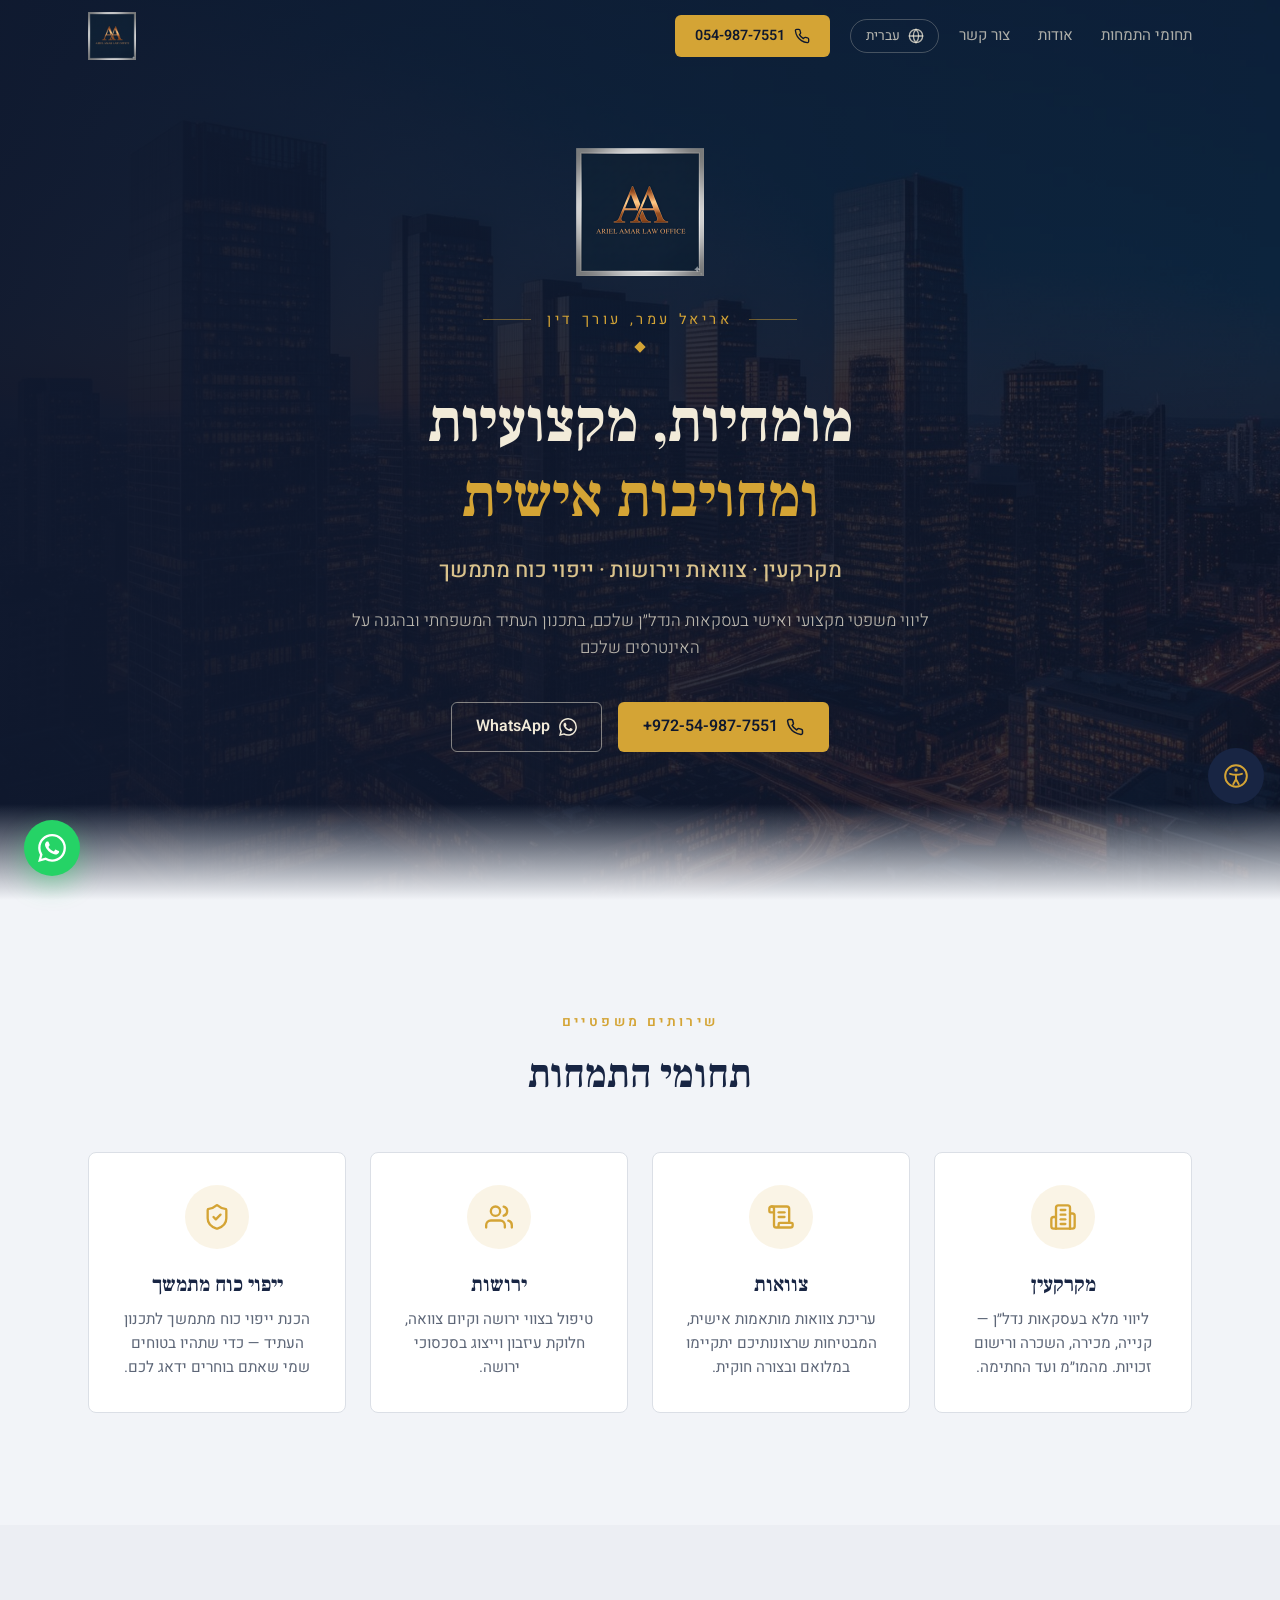
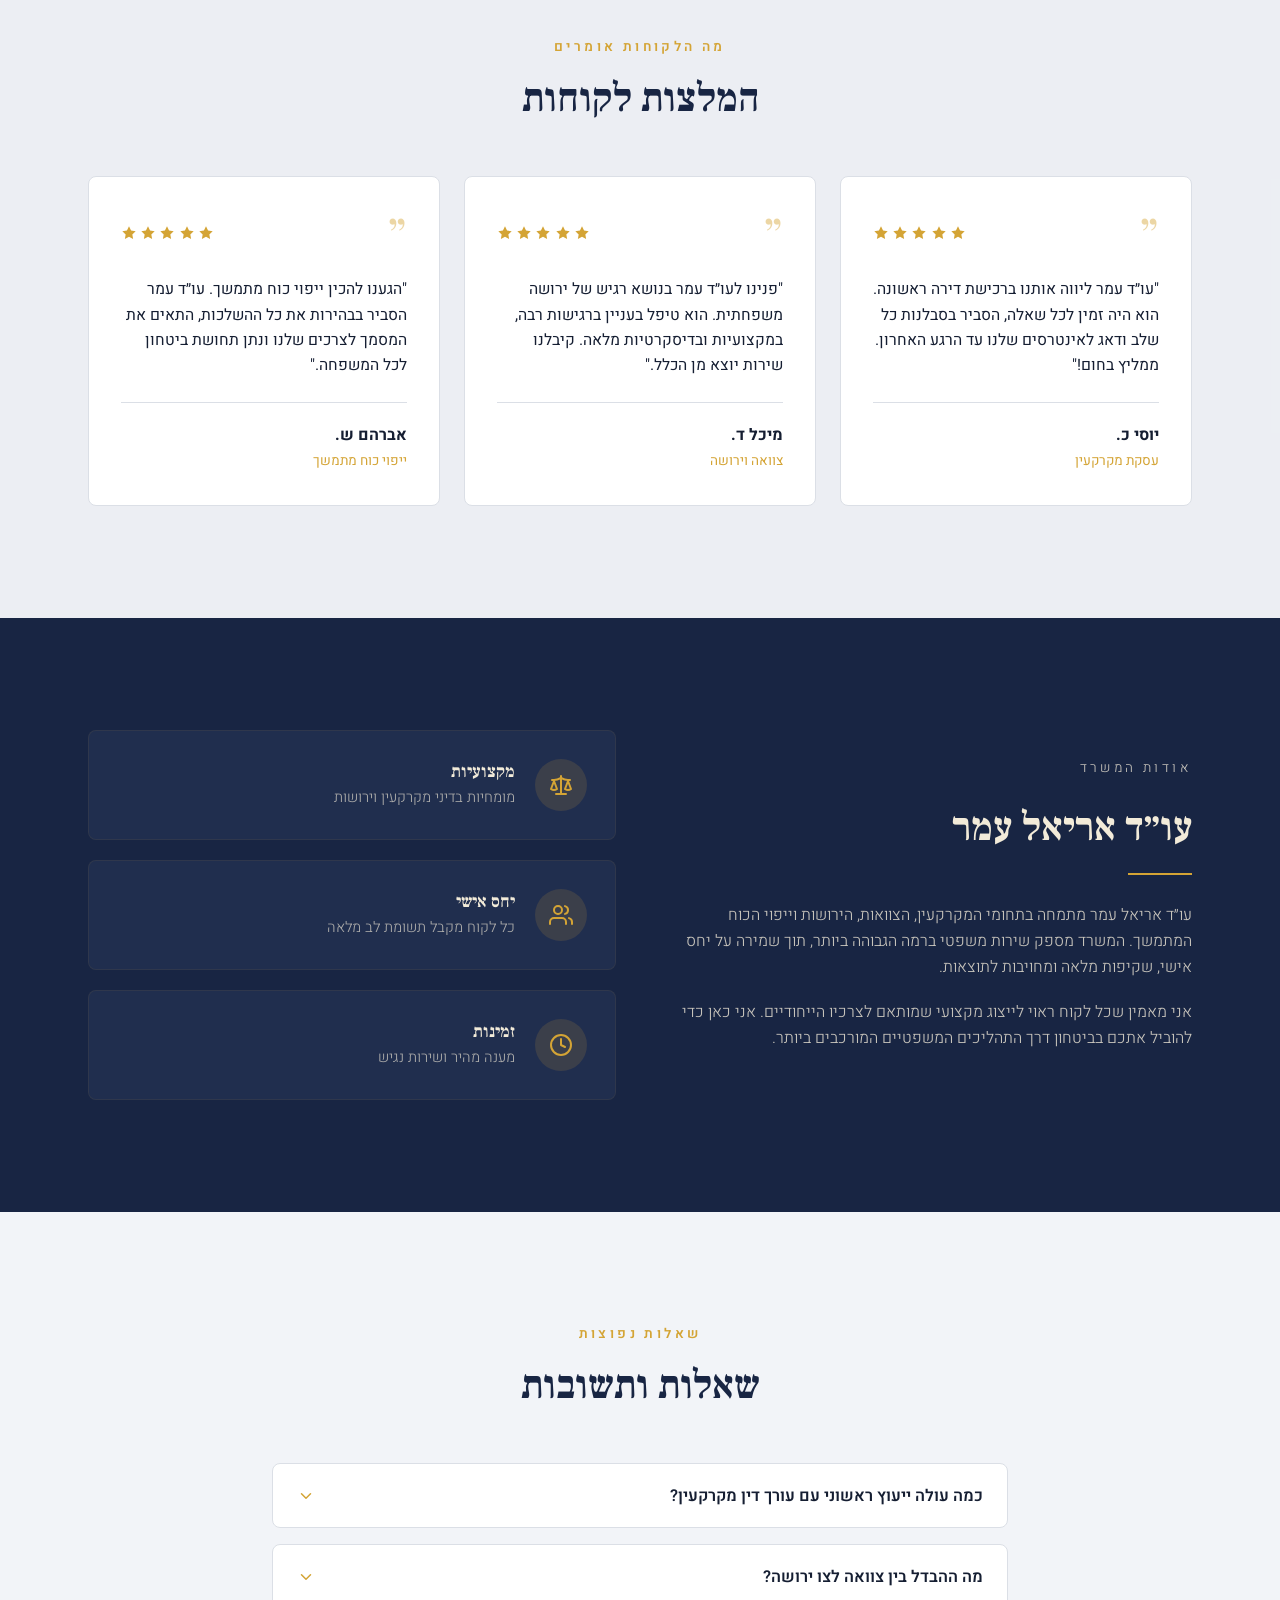
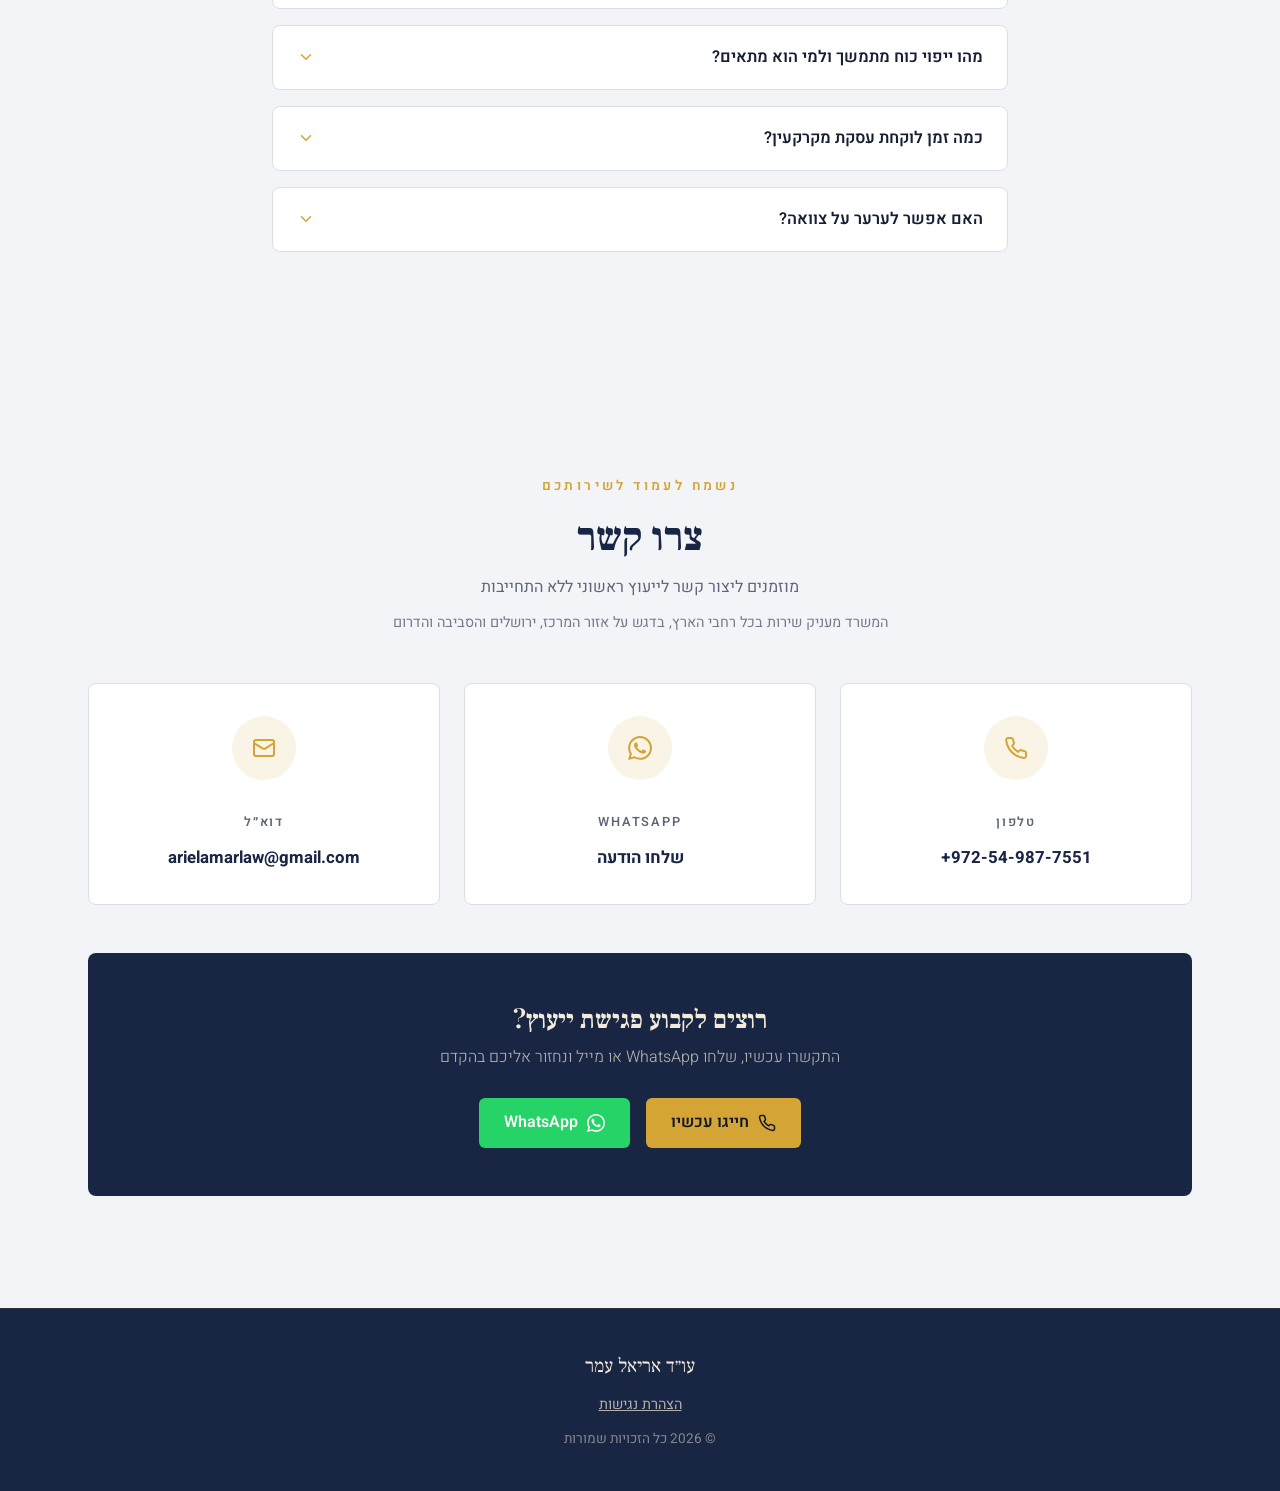
<file: index.html>
<!DOCTYPE html>
<html lang="he" dir="rtl">
<head>
  <meta charset="UTF-8">
  <meta name="viewport" content="width=device-width, initial-scale=1.0">
  <title>עו״ד אריאל עמר | מקרקעין, צוואות, ירושות וייפוי כוח מתמשך</title>
  <meta name="description" content="עו״ד אריאל עמר — ליווי משפטי מקצועי בתחומי המקרקעין, צוואות, ירושות וייפוי כוח מתמשך. ייעוץ ראשוני ללא התחייבות: 054-987-7551">
  <meta name="author" content="עו״ד אריאל עמר">
  <link rel="canonical" href="https://arielamarlaw.com/">
  <link rel="alternate" hreflang="he" href="https://arielamarlaw.com/">
  <link rel="alternate" hreflang="en" href="https://arielamarlaw.com/en/">
  <link rel="alternate" hreflang="fr" href="https://arielamarlaw.com/fr/">
  <link rel="alternate" hreflang="x-default" href="https://arielamarlaw.com/">
  <meta property="og:type" content="website">
  <meta property="og:title" content="עו״ד אריאל עמר | מקרקעין, צוואות, ירושות וייפוי כוח מתמשך">
  <meta property="og:description" content="עו״ד אריאל עמר — ליווי משפטי מקצועי בתחומי המקרקעין, צוואות, ירושות וייפוי כוח מתמשך.">
  <meta property="og:url" content="https://arielamarlaw.com/">
  <meta property="og:image" content="https://arielamarlaw.com/assets/logo.png">
  <meta property="og:locale" content="he_IL">
  <meta name="twitter:card" content="summary">
  <meta name="twitter:title" content="עו״ד אריאל עמר | מקרקעין, צוואות, ירושות וייפוי כוח מתמשך">
  <meta name="twitter:description" content="עו״ד אריאל עמר — ליווי משפטי מקצועי בתחומי המקרקעין, צוואות, ירושות וייפוי כוח מתמשך.">
  <meta name="twitter:image" content="https://arielamarlaw.com/assets/logo.png">
  <link rel="icon" type="image/png" href="assets/logo-256.png">
  <link rel="apple-touch-icon" href="assets/logo-256.png">
  <link rel="preconnect" href="https://fonts.googleapis.com">
  <link rel="preconnect" href="https://fonts.gstatic.com" crossorigin>
  <link href="https://fonts.googleapis.com/css2?family=Heebo:wght@300;400;500;600;700&family=Playfair+Display:wght@600;700&family=Frank+Ruhl+Libre:wght@600;700&display=swap" rel="stylesheet">
  <link rel="stylesheet" href="assets/styles.css">
  <script type="application/ld+json">
  {
    "@context": "https://schema.org",
    "@type": "LegalService",
    "name": "עו״ד אריאל עמר",
    "description": "ליווי משפטי מקצועי בתחומי המקרקעין, צוואות, ירושות וייפוי כוח מתמשך.",
    "url": "https://arielamarlaw.com/",
    "logo": "https://arielamarlaw.com/assets/logo.png",
    "image": "https://arielamarlaw.com/assets/logo.png",
    "telephone": "+972-54-987-7551",
    "email": "arielamarlaw@gmail.com",
    "address": {"@type": "PostalAddress", "addressCountry": "IL"},
    "areaServed": [
      {"@type": "Country", "name": "ישראל"},
      {"@type": "AdministrativeArea", "name": "אזור המרכז וגוש דן"},
      {"@type": "AdministrativeArea", "name": "ירושלים והסביבה"},
      {"@type": "AdministrativeArea", "name": "הדרום"}
    ],
    "founder": {"@type": "Person", "name": "אריאל עמר", "jobTitle": "עורך דין"},
    "knowsAbout": ["דיני מקרקעין", "צוואות", "ירושות", "ייפוי כוח מתמשך"],
    "sameAs": []
  }
  </script>
  <script type="application/ld+json">
  {
    "@context": "https://schema.org",
    "@type": "FAQPage",
    "mainEntity": [
      {
        "@type": "Question",
        "name": "כמה עולה ייעוץ ראשוני עם עורך דין מקרקעין?",
        "acceptedAnswer": {"@type": "Answer", "text": "ניתן לקבוע פגישת ייעוץ ראשונית בה נבחן את המקרה שלכם ונציג את דרכי הפעולה האפשריות. צרו קשר לפרטים נוספים על מחירים."}
      },
      {
        "@type": "Question",
        "name": "מה ההבדל בין צוואה לצו ירושה?",
        "acceptedAnswer": {"@type": "Answer", "text": "צוואה היא מסמך שאדם כותב בחייו ובו הוא קובע כיצד יחולק רכושו לאחר מותו. צו ירושה ניתן על ידי בית המשפט כאשר אדם נפטר ללא צוואה, והרכוש מתחלק לפי חוק הירושה."}
      },
      {
        "@type": "Question",
        "name": "מהו ייפוי כוח מתמשך ולמי הוא מתאים?",
        "acceptedAnswer": {"@type": "Answer", "text": "ייפוי כוח מתמשך הוא מסמך משפטי המאפשר לאדם למנות מיופה כוח שיטפל בענייניו (רפואיים, רכושיים ואישיים) אם יגיע למצב שבו לא יוכל לקבל החלטות בעצמו. הוא מתאים לכל אדם בוגר שרוצה לתכנן את עתידו."}
      },
      {
        "@type": "Question",
        "name": "כמה זמן לוקחת עסקת מקרקעין?",
        "acceptedAnswer": {"@type": "Answer", "text": "עסקת מקרקעין טיפוסית נמשכת בין 3 ל-6 חודשים מרגע החתימה על ההסכם ועד לרישום הזכויות. משך הזמן תלוי בסוג העסקה, מורכבותה ובגורמים חיצוניים כמו רשויות ובנקים."}
      },
      {
        "@type": "Question",
        "name": "האם אפשר לערער על צוואה?",
        "acceptedAnswer": {"@type": "Answer", "text": "כן, ניתן להגיש התנגדות לקיום צוואה בעילות שונות כגון: אי כשירות המצווה, השפעה בלתי הוגנת, פגמים צורניים ועוד. חשוב לפנות לעורך דין מומחה בירושות בהקדם האפשרי."}
      }
    ]
  }
  </script>
</head>
<body>
  <a class="skip-link" href="#main">דילוג לתוכן המרכזי</a>

  <nav class="nav" aria-label="ניווט ראשי">
    <div class="container nav-inner">
      <a href="#" class="nav-logo" aria-label="עו״ד אריאל עמר — דף הבית">
        <img src="assets/logo-256.png" alt="AA — משרד עו״ד אריאל עמר" width="48" height="48">
      </a>
      <div class="nav-cluster">
      <ul class="nav-links">
        <li><a href="#practice">תחומי התמחות</a></li>
        <li><a href="#about">אודות</a></li>
        <li><a href="#contact">צור קשר</a></li>
      </ul>
      <div class="lang-menu">
        <button class="lang-btn" aria-expanded="false" aria-label="Select language / בחר שפה / Choisir la langue">
          <svg width="16" height="16" viewBox="0 0 24 24" fill="none" stroke="currentColor" stroke-width="2" stroke-linecap="round" stroke-linejoin="round" aria-hidden="true"><circle cx="12" cy="12" r="10"/><path d="M12 2a14.5 14.5 0 0 0 0 20 14.5 14.5 0 0 0 0-20"/><path d="M2 12h20"/></svg>
          עברית
        </button>
        <ul class="lang-list">
          <li><a href="./" aria-current="true">עברית</a></li>
          <li><a href="en/" lang="en">English</a></li>
          <li><a href="fr/" lang="fr">Français</a></li>
        </ul>
      </div>
      <a href="tel:+972549877551" class="btn btn-gold nav-phone-desktop">
        <svg width="16" height="16" viewBox="0 0 24 24" fill="none" stroke="currentColor" stroke-width="2" stroke-linecap="round" stroke-linejoin="round" aria-hidden="true"><path d="M22 16.92v3a2 2 0 0 1-2.18 2 19.79 19.79 0 0 1-8.63-3.07 19.5 19.5 0 0 1-6-6 19.79 19.79 0 0 1-3.07-8.67A2 2 0 0 1 4.11 2h3a2 2 0 0 1 2 1.72 12.84 12.84 0 0 0 .7 2.81 2 2 0 0 1-.45 2.11L8.09 9.91a16 16 0 0 0 6 6l1.27-1.27a2 2 0 0 1 2.11-.45 12.84 12.84 0 0 0 2.81.7A2 2 0 0 1 22 16.92z"/></svg>
        <span class="num">054-987-7551</span>
      </a>
      <button class="menu-toggle" aria-expanded="false" aria-label="פתח תפריט">
        <svg width="26" height="26" viewBox="0 0 24 24" fill="none" stroke="currentColor" stroke-width="2" stroke-linecap="round" aria-hidden="true"><line x1="4" y1="6" x2="20" y2="6"/><line x1="4" y1="12" x2="20" y2="12"/><line x1="4" y1="18" x2="20" y2="18"/></svg>
      </button>
      </div>
    </div>
  </nav>
  <div class="mobile-menu">
    <a href="#practice">תחומי התמחות</a>
    <a href="#about">אודות</a>
    <a href="#contact">צור קשר</a>
    <a href="tel:+972549877551"><span class="num">054-987-7551</span></a>
  </div>

  <main id="main">
    <!-- ============ hero ============ -->
    <section class="hero" aria-label="פתיח">
      <div class="hero-bg" aria-hidden="true"></div>
      <div class="hero-overlay" aria-hidden="true"></div>
      <div class="hero-gradient" aria-hidden="true"></div>
      <div class="container hero-content">
        <img class="hero-logo" src="assets/logo-256.png" alt="AA — משרד עו״ד אריאל עמר" width="128" height="128">
        <p class="hero-label">אריאל עמר, עורך דין</p>
        <div class="hero-diamond" aria-hidden="true"></div>
        <h1>מומחיות, מקצועיות<br><span class="gold">ומחויבות אישית</span></h1>
        <p class="hero-areas">מקרקעין · צוואות וירושות · ייפוי כוח מתמשך</p>
        <p class="hero-sub">ליווי משפטי מקצועי ואישי בעסקאות הנדל״ן שלכם, בתכנון העתיד המשפחתי ובהגנה על האינטרסים שלכם</p>
        <div class="hero-actions">
          <a href="tel:+972549877551" class="btn btn-gold">
            <svg width="18" height="18" viewBox="0 0 24 24" fill="none" stroke="currentColor" stroke-width="2" stroke-linecap="round" stroke-linejoin="round" aria-hidden="true"><path d="M22 16.92v3a2 2 0 0 1-2.18 2 19.79 19.79 0 0 1-8.63-3.07 19.5 19.5 0 0 1-6-6 19.79 19.79 0 0 1-3.07-8.67A2 2 0 0 1 4.11 2h3a2 2 0 0 1 2 1.72 12.84 12.84 0 0 0 .7 2.81 2 2 0 0 1-.45 2.11L8.09 9.91a16 16 0 0 0 6 6l1.27-1.27a2 2 0 0 1 2.11-.45 12.84 12.84 0 0 0 2.81.7A2 2 0 0 1 22 16.92z"/></svg>
            <span class="num">+972-54-987-7551</span>
          </a>
          <a href="https://wa.me/972549877551" class="btn btn-outline" rel="noopener">
            <svg width="18" height="18" viewBox="0 0 24 24" fill="currentColor" aria-hidden="true"><path d="M17.472 14.382c-.297-.149-1.758-.867-2.03-.967-.273-.099-.471-.148-.67.15-.197.297-.767.966-.94 1.164-.173.199-.347.223-.644.075-.297-.15-1.255-.463-2.39-1.475-.883-.788-1.48-1.761-1.653-2.059-.173-.297-.018-.458.13-.606.134-.133.298-.347.446-.52.149-.174.198-.298.298-.497.099-.198.05-.371-.025-.52-.075-.149-.669-1.612-.916-2.207-.242-.579-.487-.5-.669-.51-.173-.008-.371-.01-.57-.01-.198 0-.52.074-.792.372-.272.297-1.04 1.016-1.04 2.479 0 1.462 1.065 2.875 1.213 3.074.149.198 2.096 3.2 5.077 4.487.709.306 1.262.489 1.694.625.712.227 1.36.195 1.871.118.571-.085 1.758-.719 2.006-1.413.248-.694.248-1.289.173-1.413-.074-.124-.272-.198-.57-.347m-5.421 7.403h-.004a9.87 9.87 0 0 1-5.031-1.378l-.361-.214-3.741.982.998-3.648-.235-.374a9.86 9.86 0 0 1-1.51-5.26c.001-5.45 4.436-9.884 9.888-9.884 2.64 0 5.122 1.03 6.988 2.898a9.825 9.825 0 0 1 2.893 6.994c-.003 5.45-4.437 9.884-9.885 9.884m8.413-18.297A11.815 11.815 0 0 0 12.05 0C5.495 0 .16 5.335.157 11.892c0 2.096.547 4.142 1.588 5.945L.057 24l6.305-1.654a11.882 11.882 0 0 0 5.683 1.448h.005c6.554 0 11.89-5.335 11.893-11.893a11.821 11.821 0 0 0-3.48-8.413"/></svg>
            WhatsApp
          </a>
        </div>
      </div>
      <div class="hero-fade" aria-hidden="true"></div>
    </section>

    <!-- ============ practice areas ============ -->
    <section id="practice" class="section">
      <div class="container">
        <p class="section-label">שירותים משפטיים</p>
        <h2 class="section-title">תחומי התמחות</h2>
        <div class="cards-4">
          <article class="practice-card">
            <div class="icon-circle">
              <svg width="28" height="28" viewBox="0 0 24 24" fill="none" stroke="currentColor" stroke-width="2" stroke-linecap="round" stroke-linejoin="round" aria-hidden="true"><path d="M6 22V4a2 2 0 0 1 2-2h8a2 2 0 0 1 2 2v18Z"/><path d="M6 12H4a2 2 0 0 0-2 2v6a2 2 0 0 0 2 2h2"/><path d="M18 9h2a2 2 0 0 1 2 2v9a2 2 0 0 1-2 2h-2"/><path d="M10 6h4"/><path d="M10 10h4"/><path d="M10 14h4"/><path d="M10 18h4"/></svg>
            </div>
            <h3>מקרקעין</h3>
            <p>ליווי מלא בעסקאות נדל״ן — קנייה, מכירה, השכרה ורישום זכויות. מהמו״מ ועד החתימה.</p>
          </article>
          <article class="practice-card">
            <div class="icon-circle">
              <svg width="28" height="28" viewBox="0 0 24 24" fill="none" stroke="currentColor" stroke-width="2" stroke-linecap="round" stroke-linejoin="round" aria-hidden="true"><path d="M15 12h-5"/><path d="M15 8h-5"/><path d="M19 17V5a2 2 0 0 0-2-2H4"/><path d="M8 21h12a2 2 0 0 0 2-2v-1a1 1 0 0 0-1-1H11a1 1 0 0 0-1 1v1a2 2 0 1 1-4 0V5a2 2 0 1 0-4 0v2a1 1 0 0 0 1 1h3"/></svg>
            </div>
            <h3>צוואות</h3>
            <p>עריכת צוואות מותאמות אישית, המבטיחות שרצונותיכם יתקיימו במלואם ובצורה חוקית.</p>
          </article>
          <article class="practice-card">
            <div class="icon-circle">
              <svg width="28" height="28" viewBox="0 0 24 24" fill="none" stroke="currentColor" stroke-width="2" stroke-linecap="round" stroke-linejoin="round" aria-hidden="true"><path d="M17 21v-2a4 4 0 0 0-4-4H5a4 4 0 0 0-4 4v2"/><circle cx="9" cy="7" r="4"/><path d="M23 21v-2a4 4 0 0 0-3-3.87"/><path d="M16 3.13a4 4 0 0 1 0 7.75"/></svg>
            </div>
            <h3>ירושות</h3>
            <p>טיפול בצווי ירושה וקיום צוואה, חלוקת עיזבון וייצוג בסכסוכי ירושה.</p>
          </article>
          <article class="practice-card">
            <div class="icon-circle">
              <svg width="28" height="28" viewBox="0 0 24 24" fill="none" stroke="currentColor" stroke-width="2" stroke-linecap="round" stroke-linejoin="round" aria-hidden="true"><path d="M20 13c0 5-3.5 7.5-7.66 8.95a1 1 0 0 1-.67-.01C7.5 20.5 4 18 4 13V6a1 1 0 0 1 1-1c2 0 4.5-1.2 6.24-2.72a1 1 0 0 1 1.52 0C14.51 3.81 17 5 19 5a1 1 0 0 1 1 1z"/><path d="m9 12 2 2 4-4"/></svg>
            </div>
            <h3>ייפוי כוח מתמשך</h3>
            <p>הכנת ייפוי כוח מתמשך לתכנון העתיד — כדי שתהיו בטוחים שמי שאתם בוחרים ידאג לכם.</p>
          </article>
        </div>
      </div>
    </section>

    <!-- ============ testimonials ============ -->
    <section class="section section-muted" aria-label="המלצות">
      <div class="container">
        <p class="section-label">מה הלקוחות אומרים</p>
        <h2 class="section-title">המלצות לקוחות</h2>
        <div class="cards-3">
          <article class="testimonial-card">
            <div class="testimonial-top">
              <span class="quote-mark" aria-hidden="true">”</span>
              <span class="stars" aria-label="דירוג 5 כוכבים">
                <svg width="16" height="16" viewBox="0 0 24 24" fill="currentColor" aria-hidden="true"><polygon points="12 2 15.09 8.26 22 9.27 17 14.14 18.18 21.02 12 17.77 5.82 21.02 7 14.14 2 9.27 8.91 8.26"/></svg>
                <svg width="16" height="16" viewBox="0 0 24 24" fill="currentColor" aria-hidden="true"><polygon points="12 2 15.09 8.26 22 9.27 17 14.14 18.18 21.02 12 17.77 5.82 21.02 7 14.14 2 9.27 8.91 8.26"/></svg>
                <svg width="16" height="16" viewBox="0 0 24 24" fill="currentColor" aria-hidden="true"><polygon points="12 2 15.09 8.26 22 9.27 17 14.14 18.18 21.02 12 17.77 5.82 21.02 7 14.14 2 9.27 8.91 8.26"/></svg>
                <svg width="16" height="16" viewBox="0 0 24 24" fill="currentColor" aria-hidden="true"><polygon points="12 2 15.09 8.26 22 9.27 17 14.14 18.18 21.02 12 17.77 5.82 21.02 7 14.14 2 9.27 8.91 8.26"/></svg>
                <svg width="16" height="16" viewBox="0 0 24 24" fill="currentColor" aria-hidden="true"><polygon points="12 2 15.09 8.26 22 9.27 17 14.14 18.18 21.02 12 17.77 5.82 21.02 7 14.14 2 9.27 8.91 8.26"/></svg>
              </span>
            </div>
            <blockquote>"עו״ד עמר ליווה אותנו ברכישת דירה ראשונה. הוא היה זמין לכל שאלה, הסביר בסבלנות כל שלב ודאג לאינטרסים שלנו עד הרגע האחרון. ממליץ בחום!"</blockquote>
            <footer class="testimonial-footer">
              <div class="name">יוסי כ.</div>
              <div class="role">עסקת מקרקעין</div>
            </footer>
          </article>
          <article class="testimonial-card">
            <div class="testimonial-top">
              <span class="quote-mark" aria-hidden="true">”</span>
              <span class="stars" aria-label="דירוג 5 כוכבים">
                <svg width="16" height="16" viewBox="0 0 24 24" fill="currentColor" aria-hidden="true"><polygon points="12 2 15.09 8.26 22 9.27 17 14.14 18.18 21.02 12 17.77 5.82 21.02 7 14.14 2 9.27 8.91 8.26"/></svg>
                <svg width="16" height="16" viewBox="0 0 24 24" fill="currentColor" aria-hidden="true"><polygon points="12 2 15.09 8.26 22 9.27 17 14.14 18.18 21.02 12 17.77 5.82 21.02 7 14.14 2 9.27 8.91 8.26"/></svg>
                <svg width="16" height="16" viewBox="0 0 24 24" fill="currentColor" aria-hidden="true"><polygon points="12 2 15.09 8.26 22 9.27 17 14.14 18.18 21.02 12 17.77 5.82 21.02 7 14.14 2 9.27 8.91 8.26"/></svg>
                <svg width="16" height="16" viewBox="0 0 24 24" fill="currentColor" aria-hidden="true"><polygon points="12 2 15.09 8.26 22 9.27 17 14.14 18.18 21.02 12 17.77 5.82 21.02 7 14.14 2 9.27 8.91 8.26"/></svg>
                <svg width="16" height="16" viewBox="0 0 24 24" fill="currentColor" aria-hidden="true"><polygon points="12 2 15.09 8.26 22 9.27 17 14.14 18.18 21.02 12 17.77 5.82 21.02 7 14.14 2 9.27 8.91 8.26"/></svg>
              </span>
            </div>
            <blockquote>"פנינו לעו״ד עמר בנושא רגיש של ירושה משפחתית. הוא טיפל בעניין ברגישות רבה, במקצועיות ובדיסקרטיות מלאה. קיבלנו שירות יוצא מן הכלל."</blockquote>
            <footer class="testimonial-footer">
              <div class="name">מיכל ד.</div>
              <div class="role">צוואה וירושה</div>
            </footer>
          </article>
          <article class="testimonial-card">
            <div class="testimonial-top">
              <span class="quote-mark" aria-hidden="true">”</span>
              <span class="stars" aria-label="דירוג 5 כוכבים">
                <svg width="16" height="16" viewBox="0 0 24 24" fill="currentColor" aria-hidden="true"><polygon points="12 2 15.09 8.26 22 9.27 17 14.14 18.18 21.02 12 17.77 5.82 21.02 7 14.14 2 9.27 8.91 8.26"/></svg>
                <svg width="16" height="16" viewBox="0 0 24 24" fill="currentColor" aria-hidden="true"><polygon points="12 2 15.09 8.26 22 9.27 17 14.14 18.18 21.02 12 17.77 5.82 21.02 7 14.14 2 9.27 8.91 8.26"/></svg>
                <svg width="16" height="16" viewBox="0 0 24 24" fill="currentColor" aria-hidden="true"><polygon points="12 2 15.09 8.26 22 9.27 17 14.14 18.18 21.02 12 17.77 5.82 21.02 7 14.14 2 9.27 8.91 8.26"/></svg>
                <svg width="16" height="16" viewBox="0 0 24 24" fill="currentColor" aria-hidden="true"><polygon points="12 2 15.09 8.26 22 9.27 17 14.14 18.18 21.02 12 17.77 5.82 21.02 7 14.14 2 9.27 8.91 8.26"/></svg>
                <svg width="16" height="16" viewBox="0 0 24 24" fill="currentColor" aria-hidden="true"><polygon points="12 2 15.09 8.26 22 9.27 17 14.14 18.18 21.02 12 17.77 5.82 21.02 7 14.14 2 9.27 8.91 8.26"/></svg>
              </span>
            </div>
            <blockquote>"הגענו להכין ייפוי כוח מתמשך. עו״ד עמר הסביר בבהירות את כל ההשלכות, התאים את המסמך לצרכים שלנו ונתן תחושת ביטחון לכל המשפחה."</blockquote>
            <footer class="testimonial-footer">
              <div class="name">אברהם ש.</div>
              <div class="role">ייפוי כוח מתמשך</div>
            </footer>
          </article>
        </div>
      </div>
    </section>

    <!-- ============ about ============ -->
    <section id="about" class="section section-navy">
      <div class="container about-grid">
        <div class="about-text">
          <p class="section-label">אודות המשרד</p>
          <h2 class="section-title">עו״ד אריאל עמר</h2>
          <div class="about-divider" aria-hidden="true"></div>
          <p>עו״ד אריאל עמר מתמחה בתחומי המקרקעין, הצוואות, הירושות וייפוי הכוח המתמשך. המשרד מספק שירות משפטי ברמה הגבוהה ביותר, תוך שמירה על יחס אישי, שקיפות מלאה ומחויבות לתוצאות.</p>
          <p>אני מאמין שכל לקוח ראוי לייצוג מקצועי שמותאם לצרכיו הייחודיים. אני כאן כדי להוביל אתכם בביטחון דרך התהליכים המשפטיים המורכבים ביותר.</p>
        </div>
        <div class="about-features">
          <div class="feature-card">
            <div class="icon-circle">
              <svg width="24" height="24" viewBox="0 0 24 24" fill="none" stroke="currentColor" stroke-width="2" stroke-linecap="round" stroke-linejoin="round" aria-hidden="true"><path d="m16 16 3-8 3 8c-.87.65-1.92 1-3 1s-2.13-.35-3-1Z"/><path d="m2 16 3-8 3 8c-.87.65-1.92 1-3 1s-2.13-.35-3-1Z"/><path d="M7 21h10"/><path d="M12 3v18"/><path d="M3 7h2c2 0 5-1 7-2 2 1 5 2 7 2h2"/></svg>
            </div>
            <div>
              <h3>מקצועיות</h3>
              <p>מומחיות בדיני מקרקעין וירושות</p>
            </div>
          </div>
          <div class="feature-card">
            <div class="icon-circle">
              <svg width="24" height="24" viewBox="0 0 24 24" fill="none" stroke="currentColor" stroke-width="2" stroke-linecap="round" stroke-linejoin="round" aria-hidden="true"><path d="M17 21v-2a4 4 0 0 0-4-4H5a4 4 0 0 0-4 4v2"/><circle cx="9" cy="7" r="4"/><path d="M23 21v-2a4 4 0 0 0-3-3.87"/><path d="M16 3.13a4 4 0 0 1 0 7.75"/></svg>
            </div>
            <div>
              <h3>יחס אישי</h3>
              <p>כל לקוח מקבל תשומת לב מלאה</p>
            </div>
          </div>
          <div class="feature-card">
            <div class="icon-circle">
              <svg width="24" height="24" viewBox="0 0 24 24" fill="none" stroke="currentColor" stroke-width="2" stroke-linecap="round" stroke-linejoin="round" aria-hidden="true"><circle cx="12" cy="12" r="10"/><polyline points="12 6 12 12 16 14"/></svg>
            </div>
            <div>
              <h3>זמינות</h3>
              <p>מענה מהיר ושירות נגיש</p>
            </div>
          </div>
        </div>
      </div>
    </section>

    <!-- ============ FAQ ============ -->
    <section class="section" aria-label="שאלות נפוצות">
      <div class="container">
        <p class="section-label">שאלות נפוצות</p>
        <h2 class="section-title">שאלות ותשובות</h2>
        <div class="faq-list">
          <details class="faq-item">
            <summary>
              כמה עולה ייעוץ ראשוני עם עורך דין מקרקעין?
              <svg class="chevron" width="18" height="18" viewBox="0 0 24 24" fill="none" stroke="currentColor" stroke-width="2" stroke-linecap="round" stroke-linejoin="round" aria-hidden="true"><path d="m6 9 6 6 6-6"/></svg>
            </summary>
            <p class="answer">ניתן לקבוע פגישת ייעוץ ראשונית בה נבחן את המקרה שלכם ונציג את דרכי הפעולה האפשריות. צרו קשר לפרטים נוספים על מחירים.</p>
          </details>
          <details class="faq-item">
            <summary>
              מה ההבדל בין צוואה לצו ירושה?
              <svg class="chevron" width="18" height="18" viewBox="0 0 24 24" fill="none" stroke="currentColor" stroke-width="2" stroke-linecap="round" stroke-linejoin="round" aria-hidden="true"><path d="m6 9 6 6 6-6"/></svg>
            </summary>
            <p class="answer">צוואה היא מסמך שאדם כותב בחייו ובו הוא קובע כיצד יחולק רכושו לאחר מותו. צו ירושה ניתן על ידי בית המשפט כאשר אדם נפטר ללא צוואה, והרכוש מתחלק לפי חוק הירושה.</p>
          </details>
          <details class="faq-item">
            <summary>
              מהו ייפוי כוח מתמשך ולמי הוא מתאים?
              <svg class="chevron" width="18" height="18" viewBox="0 0 24 24" fill="none" stroke="currentColor" stroke-width="2" stroke-linecap="round" stroke-linejoin="round" aria-hidden="true"><path d="m6 9 6 6 6-6"/></svg>
            </summary>
            <p class="answer">ייפוי כוח מתמשך הוא מסמך משפטי המאפשר לאדם למנות מיופה כוח שיטפל בענייניו (רפואיים, רכושיים ואישיים) אם יגיע למצב שבו לא יוכל לקבל החלטות בעצמו. הוא מתאים לכל אדם בוגר שרוצה לתכנן את עתידו.</p>
          </details>
          <details class="faq-item">
            <summary>
              כמה זמן לוקחת עסקת מקרקעין?
              <svg class="chevron" width="18" height="18" viewBox="0 0 24 24" fill="none" stroke="currentColor" stroke-width="2" stroke-linecap="round" stroke-linejoin="round" aria-hidden="true"><path d="m6 9 6 6 6-6"/></svg>
            </summary>
            <p class="answer">עסקת מקרקעין טיפוסית נמשכת בין 3 ל-6 חודשים מרגע החתימה על ההסכם ועד לרישום הזכויות. משך הזמן תלוי בסוג העסקה, מורכבותה ובגורמים חיצוניים כמו רשויות ובנקים.</p>
          </details>
          <details class="faq-item">
            <summary>
              האם אפשר לערער על צוואה?
              <svg class="chevron" width="18" height="18" viewBox="0 0 24 24" fill="none" stroke="currentColor" stroke-width="2" stroke-linecap="round" stroke-linejoin="round" aria-hidden="true"><path d="m6 9 6 6 6-6"/></svg>
            </summary>
            <p class="answer">כן, ניתן להגיש התנגדות לקיום צוואה בעילות שונות כגון: אי כשירות המצווה, השפעה בלתי הוגנת, פגמים צורניים ועוד. חשוב לפנות לעורך דין מומחה בירושות בהקדם האפשרי.</p>
          </details>
        </div>
      </div>
    </section>

    <!-- ============ contact ============ -->
    <section id="contact" class="section">
      <div class="container">
        <p class="section-label">נשמח לעמוד לשירותכם</p>
        <h2 class="section-title">צרו קשר</h2>
        <p class="contact-sub">מוזמנים ליצור קשר לייעוץ ראשוני ללא התחייבות<br><span class="service-areas">המשרד מעניק שירות בכל רחבי הארץ, בדגש על אזור המרכז, ירושלים והסביבה והדרום</span></p>
        <div class="cards-3">
          <a class="contact-card" href="tel:+972549877551">
            <div class="icon-circle">
              <svg width="24" height="24" viewBox="0 0 24 24" fill="none" stroke="currentColor" stroke-width="2" stroke-linecap="round" stroke-linejoin="round" aria-hidden="true"><path d="M22 16.92v3a2 2 0 0 1-2.18 2 19.79 19.79 0 0 1-8.63-3.07 19.5 19.5 0 0 1-6-6 19.79 19.79 0 0 1-3.07-8.67A2 2 0 0 1 4.11 2h3a2 2 0 0 1 2 1.72 12.84 12.84 0 0 0 .7 2.81 2 2 0 0 1-.45 2.11L8.09 9.91a16 16 0 0 0 6 6l1.27-1.27a2 2 0 0 1 2.11-.45 12.84 12.84 0 0 0 2.81.7A2 2 0 0 1 22 16.92z"/></svg>
            </div>
            <span class="label">טלפון</span>
            <span class="value num">+972-54-987-7551</span>
          </a>
          <a class="contact-card" href="https://wa.me/972549877551" rel="noopener">
            <div class="icon-circle">
              <svg width="24" height="24" viewBox="0 0 24 24" fill="currentColor" aria-hidden="true"><path d="M17.472 14.382c-.297-.149-1.758-.867-2.03-.967-.273-.099-.471-.148-.67.15-.197.297-.767.966-.94 1.164-.173.199-.347.223-.644.075-.297-.15-1.255-.463-2.39-1.475-.883-.788-1.48-1.761-1.653-2.059-.173-.297-.018-.458.13-.606.134-.133.298-.347.446-.52.149-.174.198-.298.298-.497.099-.198.05-.371-.025-.52-.075-.149-.669-1.612-.916-2.207-.242-.579-.487-.5-.669-.51-.173-.008-.371-.01-.57-.01-.198 0-.52.074-.792.372-.272.297-1.04 1.016-1.04 2.479 0 1.462 1.065 2.875 1.213 3.074.149.198 2.096 3.2 5.077 4.487.709.306 1.262.489 1.694.625.712.227 1.36.195 1.871.118.571-.085 1.758-.719 2.006-1.413.248-.694.248-1.289.173-1.413-.074-.124-.272-.198-.57-.347m-5.421 7.403h-.004a9.87 9.87 0 0 1-5.031-1.378l-.361-.214-3.741.982.998-3.648-.235-.374a9.86 9.86 0 0 1-1.51-5.26c.001-5.45 4.436-9.884 9.888-9.884 2.64 0 5.122 1.03 6.988 2.898a9.825 9.825 0 0 1 2.893 6.994c-.003 5.45-4.437 9.884-9.885 9.884m8.413-18.297A11.815 11.815 0 0 0 12.05 0C5.495 0 .16 5.335.157 11.892c0 2.096.547 4.142 1.588 5.945L.057 24l6.305-1.654a11.882 11.882 0 0 0 5.683 1.448h.005c6.554 0 11.89-5.335 11.893-11.893a11.821 11.821 0 0 0-3.48-8.413"/></svg>
            </div>
            <span class="label">WhatsApp</span>
            <span class="value">שלחו הודעה</span>
          </a>
          <a class="contact-card" href="mailto:arielamarlaw@gmail.com">
            <div class="icon-circle">
              <svg width="24" height="24" viewBox="0 0 24 24" fill="none" stroke="currentColor" stroke-width="2" stroke-linecap="round" stroke-linejoin="round" aria-hidden="true"><rect x="2" y="4" width="20" height="16" rx="2"/><path d="m22 7-8.97 5.7a1.94 1.94 0 0 1-2.06 0L2 7"/></svg>
            </div>
            <span class="label">דוא״ל</span>
            <span class="value" style="direction:ltr">arielamarlaw@gmail.com</span>
          </a>
        </div>
        <div class="cta-panel">
          <h3>רוצים לקבוע פגישת ייעוץ?</h3>
          <p>התקשרו עכשיו, שלחו WhatsApp או מייל ונחזור אליכם בהקדם</p>
          <div class="cta-actions">
            <a href="tel:+972549877551" class="btn btn-gold">
              <svg width="18" height="18" viewBox="0 0 24 24" fill="none" stroke="currentColor" stroke-width="2" stroke-linecap="round" stroke-linejoin="round" aria-hidden="true"><path d="M22 16.92v3a2 2 0 0 1-2.18 2 19.79 19.79 0 0 1-8.63-3.07 19.5 19.5 0 0 1-6-6 19.79 19.79 0 0 1-3.07-8.67A2 2 0 0 1 4.11 2h3a2 2 0 0 1 2 1.72 12.84 12.84 0 0 0 .7 2.81 2 2 0 0 1-.45 2.11L8.09 9.91a16 16 0 0 0 6 6l1.27-1.27a2 2 0 0 1 2.11-.45 12.84 12.84 0 0 0 2.81.7A2 2 0 0 1 22 16.92z"/></svg>
              חייגו עכשיו
            </a>
            <a href="https://wa.me/972549877551" class="btn btn-whatsapp" rel="noopener">
              <svg width="18" height="18" viewBox="0 0 24 24" fill="currentColor" aria-hidden="true"><path d="M17.472 14.382c-.297-.149-1.758-.867-2.03-.967-.273-.099-.471-.148-.67.15-.197.297-.767.966-.94 1.164-.173.199-.347.223-.644.075-.297-.15-1.255-.463-2.39-1.475-.883-.788-1.48-1.761-1.653-2.059-.173-.297-.018-.458.13-.606.134-.133.298-.347.446-.52.149-.174.198-.298.298-.497.099-.198.05-.371-.025-.52-.075-.149-.669-1.612-.916-2.207-.242-.579-.487-.5-.669-.51-.173-.008-.371-.01-.57-.01-.198 0-.52.074-.792.372-.272.297-1.04 1.016-1.04 2.479 0 1.462 1.065 2.875 1.213 3.074.149.198 2.096 3.2 5.077 4.487.709.306 1.262.489 1.694.625.712.227 1.36.195 1.871.118.571-.085 1.758-.719 2.006-1.413.248-.694.248-1.289.173-1.413-.074-.124-.272-.198-.57-.347m-5.421 7.403h-.004a9.87 9.87 0 0 1-5.031-1.378l-.361-.214-3.741.982.998-3.648-.235-.374a9.86 9.86 0 0 1-1.51-5.26c.001-5.45 4.436-9.884 9.888-9.884 2.64 0 5.122 1.03 6.988 2.898a9.825 9.825 0 0 1 2.893 6.994c-.003 5.45-4.437 9.884-9.885 9.884m8.413-18.297A11.815 11.815 0 0 0 12.05 0C5.495 0 .16 5.335.157 11.892c0 2.096.547 4.142 1.588 5.945L.057 24l6.305-1.654a11.882 11.882 0 0 0 5.683 1.448h.005c6.554 0 11.89-5.335 11.893-11.893a11.821 11.821 0 0 0-3.48-8.413"/></svg>
              WhatsApp
            </a>
          </div>
        </div>
      </div>
    </section>
  </main>

  <footer class="footer">
    <div class="container">
      <div class="brand">עו״ד אריאל עמר</div>
      <a href="accessibility/">הצהרת נגישות</a>
      <p class="copy">© 2026 כל הזכויות שמורות</p>
    </div>
  </footer>

  <a class="float-whatsapp" href="https://wa.me/972549877551" rel="noopener" aria-label="שליחת הודעת WhatsApp">
    <svg width="28" height="28" viewBox="0 0 24 24" fill="currentColor" aria-hidden="true"><path d="M17.472 14.382c-.297-.149-1.758-.867-2.03-.967-.273-.099-.471-.148-.67.15-.197.297-.767.966-.94 1.164-.173.199-.347.223-.644.075-.297-.15-1.255-.463-2.39-1.475-.883-.788-1.48-1.761-1.653-2.059-.173-.297-.018-.458.13-.606.134-.133.298-.347.446-.52.149-.174.198-.298.298-.497.099-.198.05-.371-.025-.52-.075-.149-.669-1.612-.916-2.207-.242-.579-.487-.5-.669-.51-.173-.008-.371-.01-.57-.01-.198 0-.52.074-.792.372-.272.297-1.04 1.016-1.04 2.479 0 1.462 1.065 2.875 1.213 3.074.149.198 2.096 3.2 5.077 4.487.709.306 1.262.489 1.694.625.712.227 1.36.195 1.871.118.571-.085 1.758-.719 2.006-1.413.248-.694.248-1.289.173-1.413-.074-.124-.272-.198-.57-.347m-5.421 7.403h-.004a9.87 9.87 0 0 1-5.031-1.378l-.361-.214-3.741.982.998-3.648-.235-.374a9.86 9.86 0 0 1-1.51-5.26c.001-5.45 4.436-9.884 9.888-9.884 2.64 0 5.122 1.03 6.988 2.898a9.825 9.825 0 0 1 2.893 6.994c-.003 5.45-4.437 9.884-9.885 9.884m8.413-18.297A11.815 11.815 0 0 0 12.05 0C5.495 0 .16 5.335.157 11.892c0 2.096.547 4.142 1.588 5.945L.057 24l6.305-1.654a11.882 11.882 0 0 0 5.683 1.448h.005c6.554 0 11.89-5.335 11.893-11.893a11.821 11.821 0 0 0-3.48-8.413"/></svg>
  </a>

  <button class="a11y-toggle" aria-expanded="false" aria-label="פתח תפריט נגישות">
    <svg width="26" height="26" viewBox="0 0 24 24" fill="none" stroke="currentColor" stroke-width="1.8" stroke-linecap="round" stroke-linejoin="round" aria-hidden="true"><circle cx="12" cy="12" r="10"/><circle cx="12" cy="6.5" r="1.6" fill="currentColor" stroke="none"/><path d="M6.5 10c3.5 1.1 7.5 1.1 11 0"/><path d="M12 11.5v3.5"/><path d="m12 15-2.5 4.5"/><path d="m12 15 2.5 4.5"/></svg>
  </button>
  <div class="a11y-panel" role="dialog" aria-label="הגדרות נגישות">
    <h2>הגדרות נגישות</h2>
    <div class="a11y-grid">
      <button type="button" data-a11y="font-plus">הגדלת טקסט +</button>
      <button type="button" data-a11y="font-minus">הקטנת טקסט −</button>
      <button type="button" data-a11y="contrast" aria-pressed="false">ניגודיות גבוהה</button>
      <button type="button" data-a11y="invert" aria-pressed="false">צבעים הפוכים</button>
      <button type="button" data-a11y="grayscale" aria-pressed="false">גווני אפור</button>
      <button type="button" data-a11y="links" aria-pressed="false">הדגשת קישורים</button>
      <button type="button" data-a11y="readable" aria-pressed="false">פונט קריא</button>
      <button type="button" data-a11y="reset" class="a11y-reset">איפוס הגדרות</button>
    </div>
  </div>

  <div class="mobile-cta">
    <a href="tel:+972549877551" class="btn btn-gold">חייגו עכשיו</a>
    <a href="https://wa.me/972549877551" class="btn btn-whatsapp" rel="noopener">WhatsApp</a>
  </div>

  <script src="assets/site.js"></script>
</body>
</html>
</file>
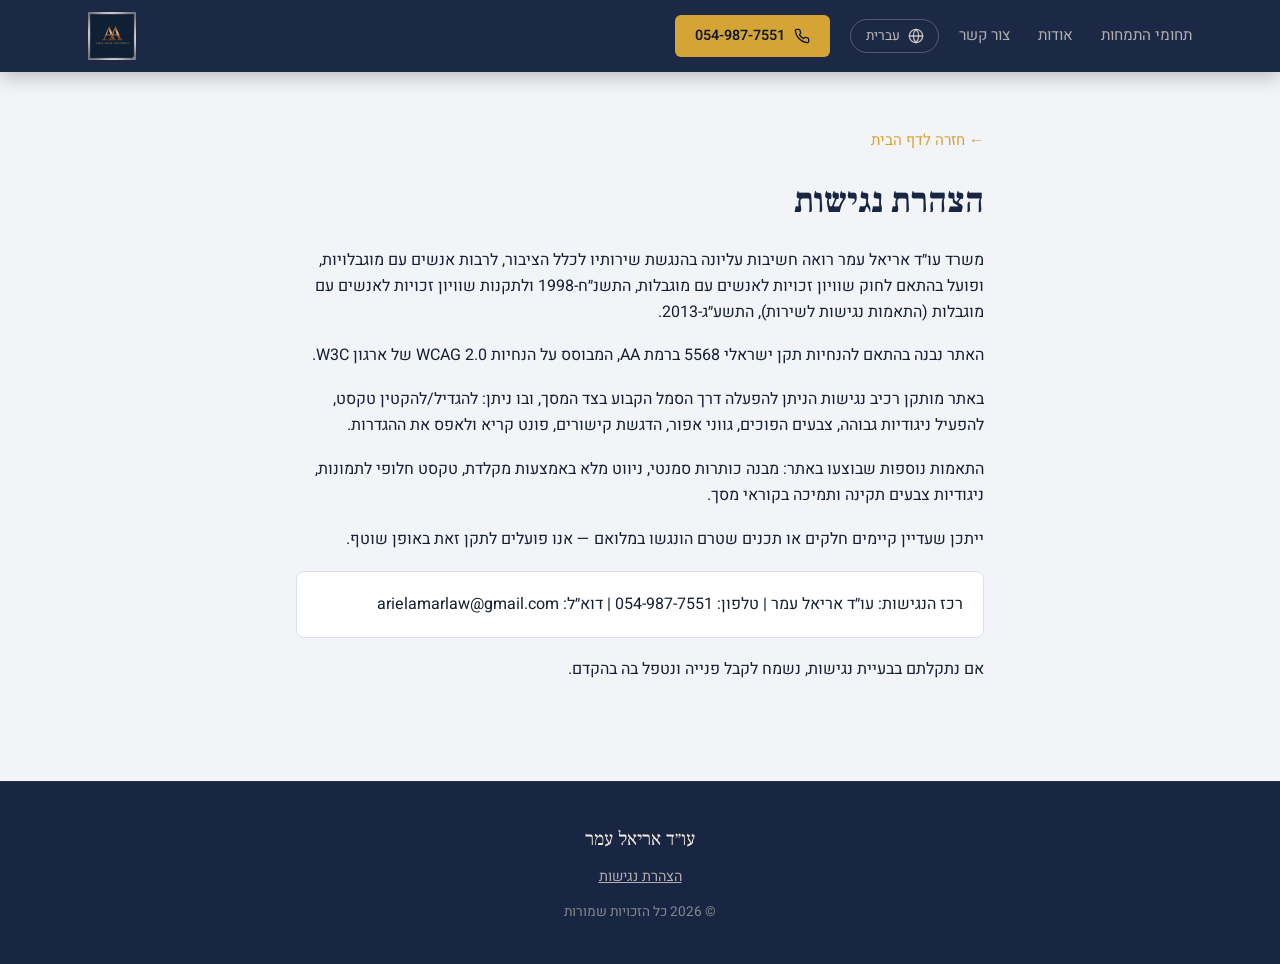
<file: accessibility/index.html>
<!DOCTYPE html>
<html lang="he" dir="rtl">
<head>
  <meta charset="UTF-8">
  <meta name="viewport" content="width=device-width, initial-scale=1.0">
  <title>הצהרת נגישות | עו״ד אריאל עמר</title>
  <meta name="description" content="הצהרת הנגישות של אתר משרד עו״ד אריאל עמר — התאמות הנגישות באתר ופרטי רכז הנגישות.">
  <link rel="canonical" href="https://arielamarlaw.com/accessibility/">
  <link rel="alternate" hreflang="he" href="https://arielamarlaw.com/accessibility/">
  <link rel="alternate" hreflang="en" href="https://arielamarlaw.com/en/accessibility/">
  <link rel="alternate" hreflang="fr" href="https://arielamarlaw.com/fr/accessibility/">
  <link rel="alternate" hreflang="x-default" href="https://arielamarlaw.com/accessibility/">
  <link rel="icon" type="image/png" href="../assets/logo-256.png">
  <link rel="preconnect" href="https://fonts.googleapis.com">
  <link rel="preconnect" href="https://fonts.gstatic.com" crossorigin>
  <link href="https://fonts.googleapis.com/css2?family=Heebo:wght@300;400;500;600;700&family=Playfair+Display:wght@600;700&family=Frank+Ruhl+Libre:wght@600;700&display=swap" rel="stylesheet">
  <link rel="stylesheet" href="../assets/styles.css">
</head>
<body>
  <a class="skip-link" href="#main">דילוג לתוכן המרכזי</a>

  <nav class="nav inner-nav" aria-label="ניווט ראשי">
    <div class="container nav-inner">
      <a href="../" class="nav-logo" aria-label="עו״ד אריאל עמר — דף הבית">
        <img src="../assets/logo-256.png" alt="AA — משרד עו״ד אריאל עמר" width="48" height="48">
      </a>
      <div class="nav-cluster">
      <ul class="nav-links">
        <li><a href="../#practice">תחומי התמחות</a></li>
        <li><a href="../#about">אודות</a></li>
        <li><a href="../#contact">צור קשר</a></li>
      </ul>
      <div class="lang-menu">
        <button class="lang-btn" aria-expanded="false" aria-label="Select language / בחר שפה / Choisir la langue">
          <svg width="16" height="16" viewBox="0 0 24 24" fill="none" stroke="currentColor" stroke-width="2" stroke-linecap="round" stroke-linejoin="round" aria-hidden="true"><circle cx="12" cy="12" r="10"/><path d="M12 2a14.5 14.5 0 0 0 0 20 14.5 14.5 0 0 0 0-20"/><path d="M2 12h20"/></svg>
          עברית
        </button>
        <ul class="lang-list">
          <li><a href="./" aria-current="true">עברית</a></li>
          <li><a href="../en/accessibility/" lang="en">English</a></li>
          <li><a href="../fr/accessibility/" lang="fr">Français</a></li>
        </ul>
      </div>
      <a href="tel:+972549877551" class="btn btn-gold nav-phone-desktop">
        <svg width="16" height="16" viewBox="0 0 24 24" fill="none" stroke="currentColor" stroke-width="2" stroke-linecap="round" stroke-linejoin="round" aria-hidden="true"><path d="M22 16.92v3a2 2 0 0 1-2.18 2 19.79 19.79 0 0 1-8.63-3.07 19.5 19.5 0 0 1-6-6 19.79 19.79 0 0 1-3.07-8.67A2 2 0 0 1 4.11 2h3a2 2 0 0 1 2 1.72 12.84 12.84 0 0 0 .7 2.81 2 2 0 0 1-.45 2.11L8.09 9.91a16 16 0 0 0 6 6l1.27-1.27a2 2 0 0 1 2.11-.45 12.84 12.84 0 0 0 2.81.7A2 2 0 0 1 22 16.92z"/></svg>
        <span class="num">054-987-7551</span>
      </a>
      <button class="menu-toggle" aria-expanded="false" aria-label="פתח תפריט">
        <svg width="26" height="26" viewBox="0 0 24 24" fill="none" stroke="currentColor" stroke-width="2" stroke-linecap="round" aria-hidden="true"><line x1="4" y1="6" x2="20" y2="6"/><line x1="4" y1="12" x2="20" y2="12"/><line x1="4" y1="18" x2="20" y2="18"/></svg>
      </button>
      </div>
    </div>
  </nav>
  <div class="mobile-menu">
    <a href="../#practice">תחומי התמחות</a>
    <a href="../#about">אודות</a>
    <a href="../#contact">צור קשר</a>
    <a href="tel:+972549877551"><span class="num">054-987-7551</span></a>
  </div>

  <main id="main" class="page-main">
    <div class="container">
      <a class="back-link" href="../">← חזרה לדף הבית</a>
      <h1>הצהרת נגישות</h1>
      <p>משרד עו״ד אריאל עמר רואה חשיבות עליונה בהנגשת שירותיו לכלל הציבור, לרבות אנשים עם מוגבלויות, ופועל בהתאם לחוק שוויון זכויות לאנשים עם מוגבלות, התשנ״ח-1998 ולתקנות שוויון זכויות לאנשים עם מוגבלות (התאמות נגישות לשירות), התשע״ג-2013.</p>
      <p>האתר נבנה בהתאם להנחיות תקן ישראלי 5568 ברמת AA, המבוסס על הנחיות WCAG 2.0 של ארגון W3C.</p>
      <p>באתר מותקן רכיב נגישות הניתן להפעלה דרך הסמל הקבוע בצד המסך, ובו ניתן: להגדיל/להקטין טקסט, להפעיל ניגודיות גבוהה, צבעים הפוכים, גווני אפור, הדגשת קישורים, פונט קריא ולאפס את ההגדרות.</p>
      <p>התאמות נוספות שבוצעו באתר: מבנה כותרות סמנטי, ניווט מלא באמצעות מקלדת, טקסט חלופי לתמונות, ניגודיות צבעים תקינה ותמיכה בקוראי מסך.</p>
      <p>ייתכן שעדיין קיימים חלקים או תכנים שטרם הונגשו במלואם — אנו פועלים לתקן זאת באופן שוטף.</p>
      <p class="contact-line">רכז הנגישות: עו״ד אריאל עמר | טלפון: <a href="tel:+972549877551"><span class="num">054-987-7551</span></a> | דוא״ל: <a href="mailto:arielamarlaw@gmail.com">arielamarlaw@gmail.com</a></p>
      <p>אם נתקלתם בבעיית נגישות, נשמח לקבל פנייה ונטפל בה בהקדם.</p>
    </div>
  </main>

  <footer class="footer">
    <div class="container">
      <div class="brand">עו״ד אריאל עמר</div>
      <a href="./" aria-current="page">הצהרת נגישות</a>
      <p class="copy">© 2026 כל הזכויות שמורות</p>
    </div>
  </footer>

  <script src="../assets/site.js"></script>
</body>
</html>
</file>
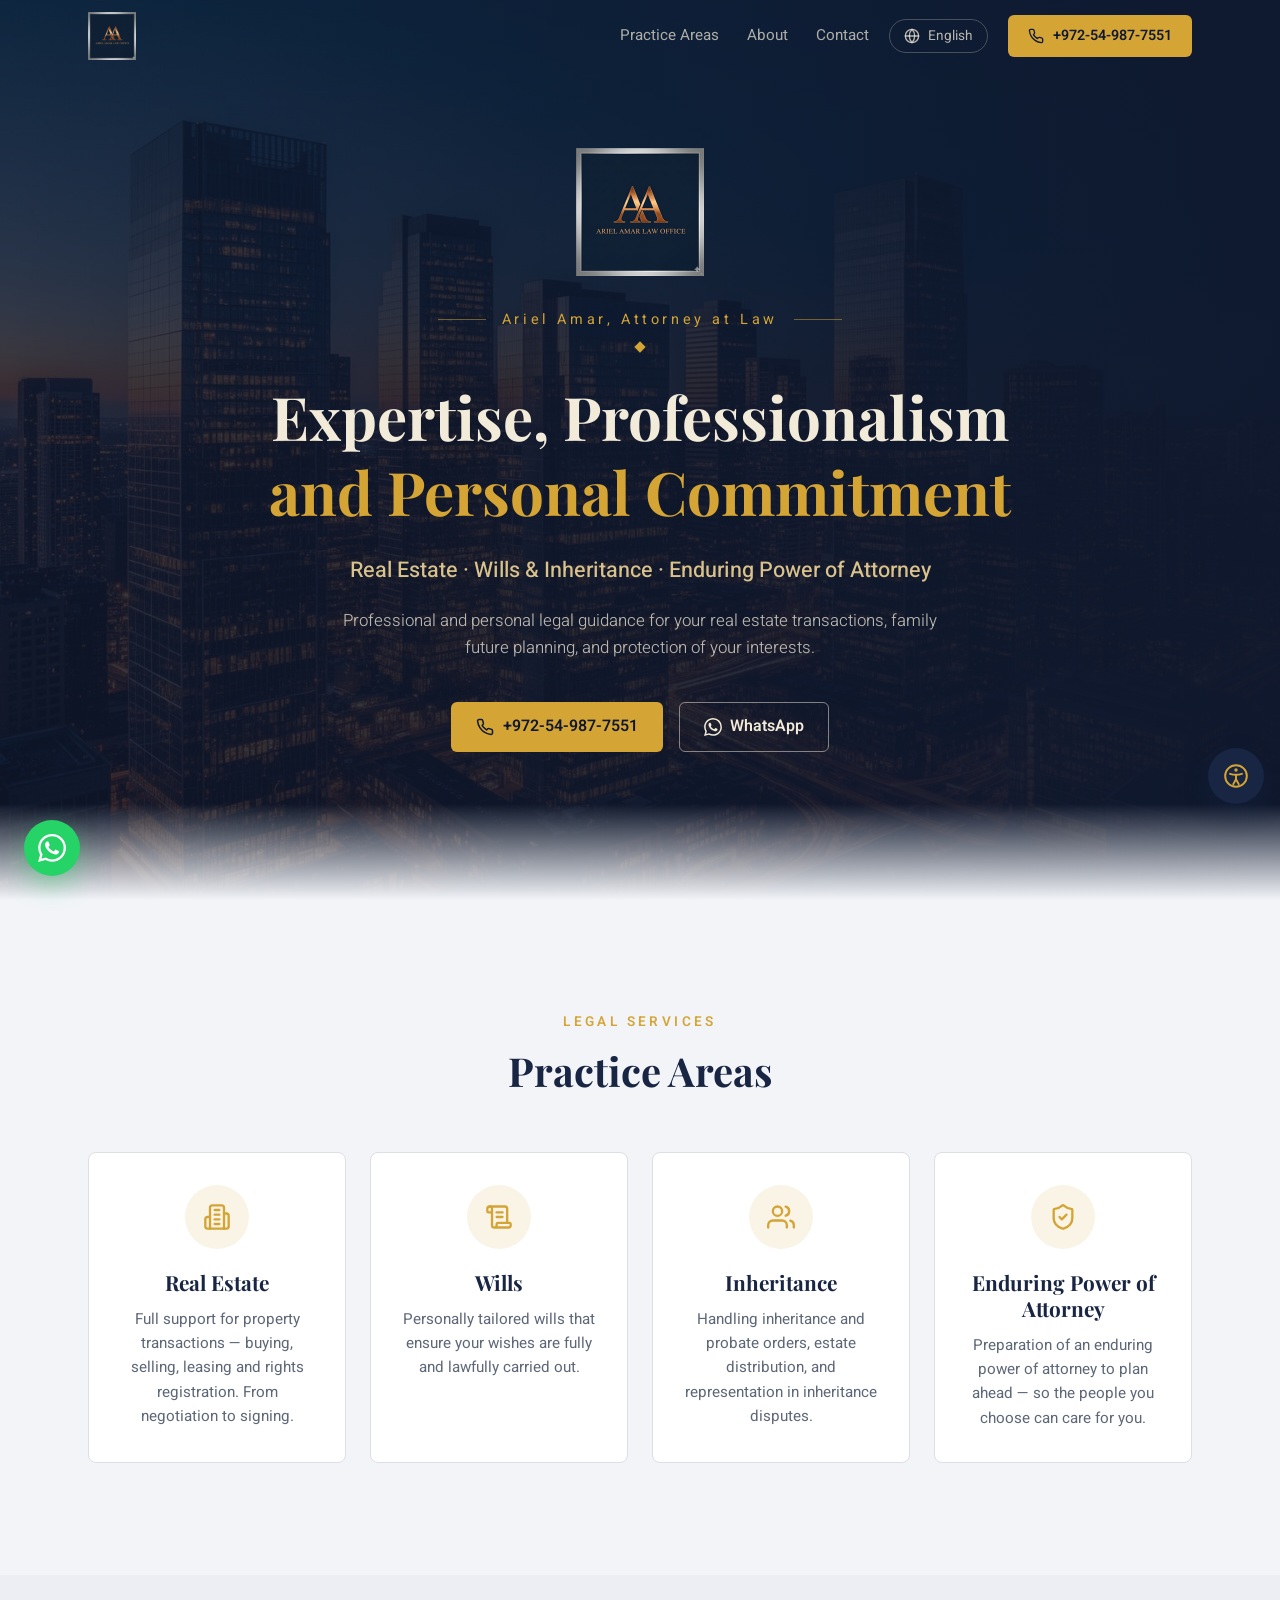
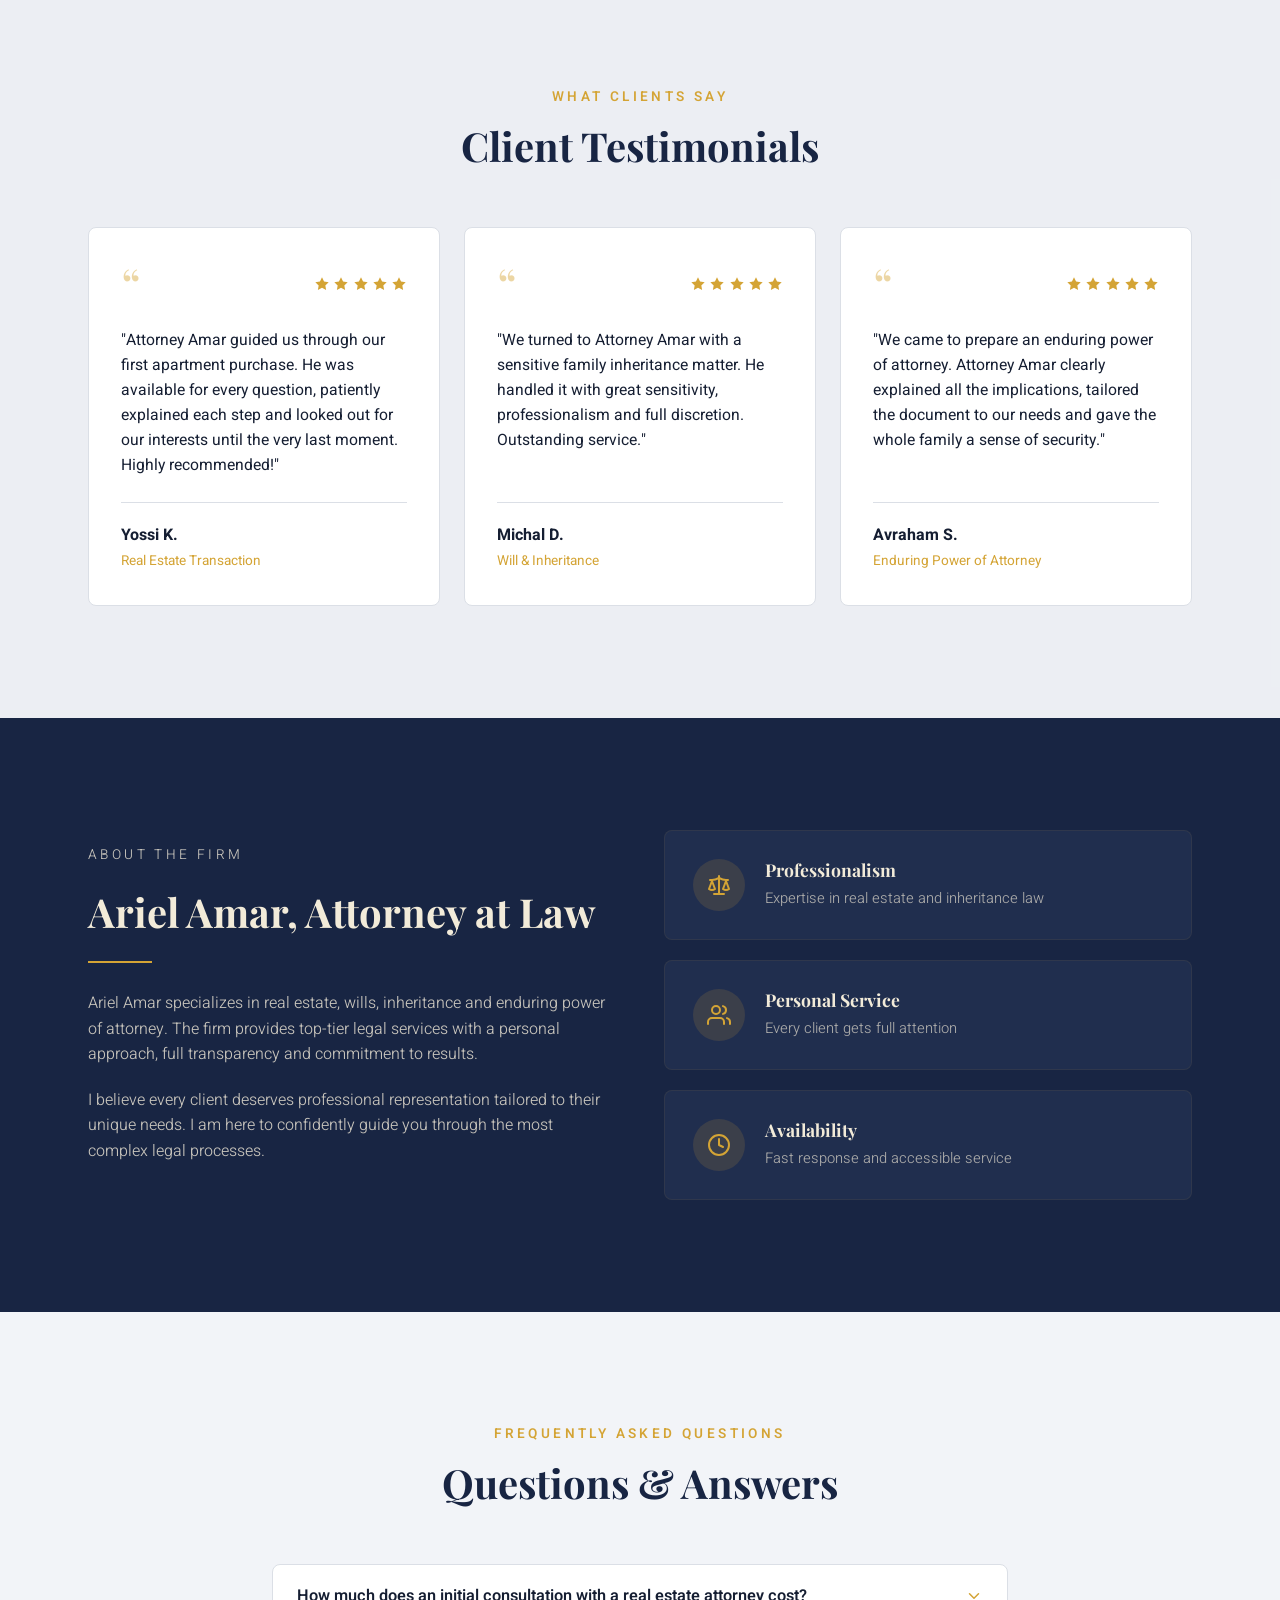
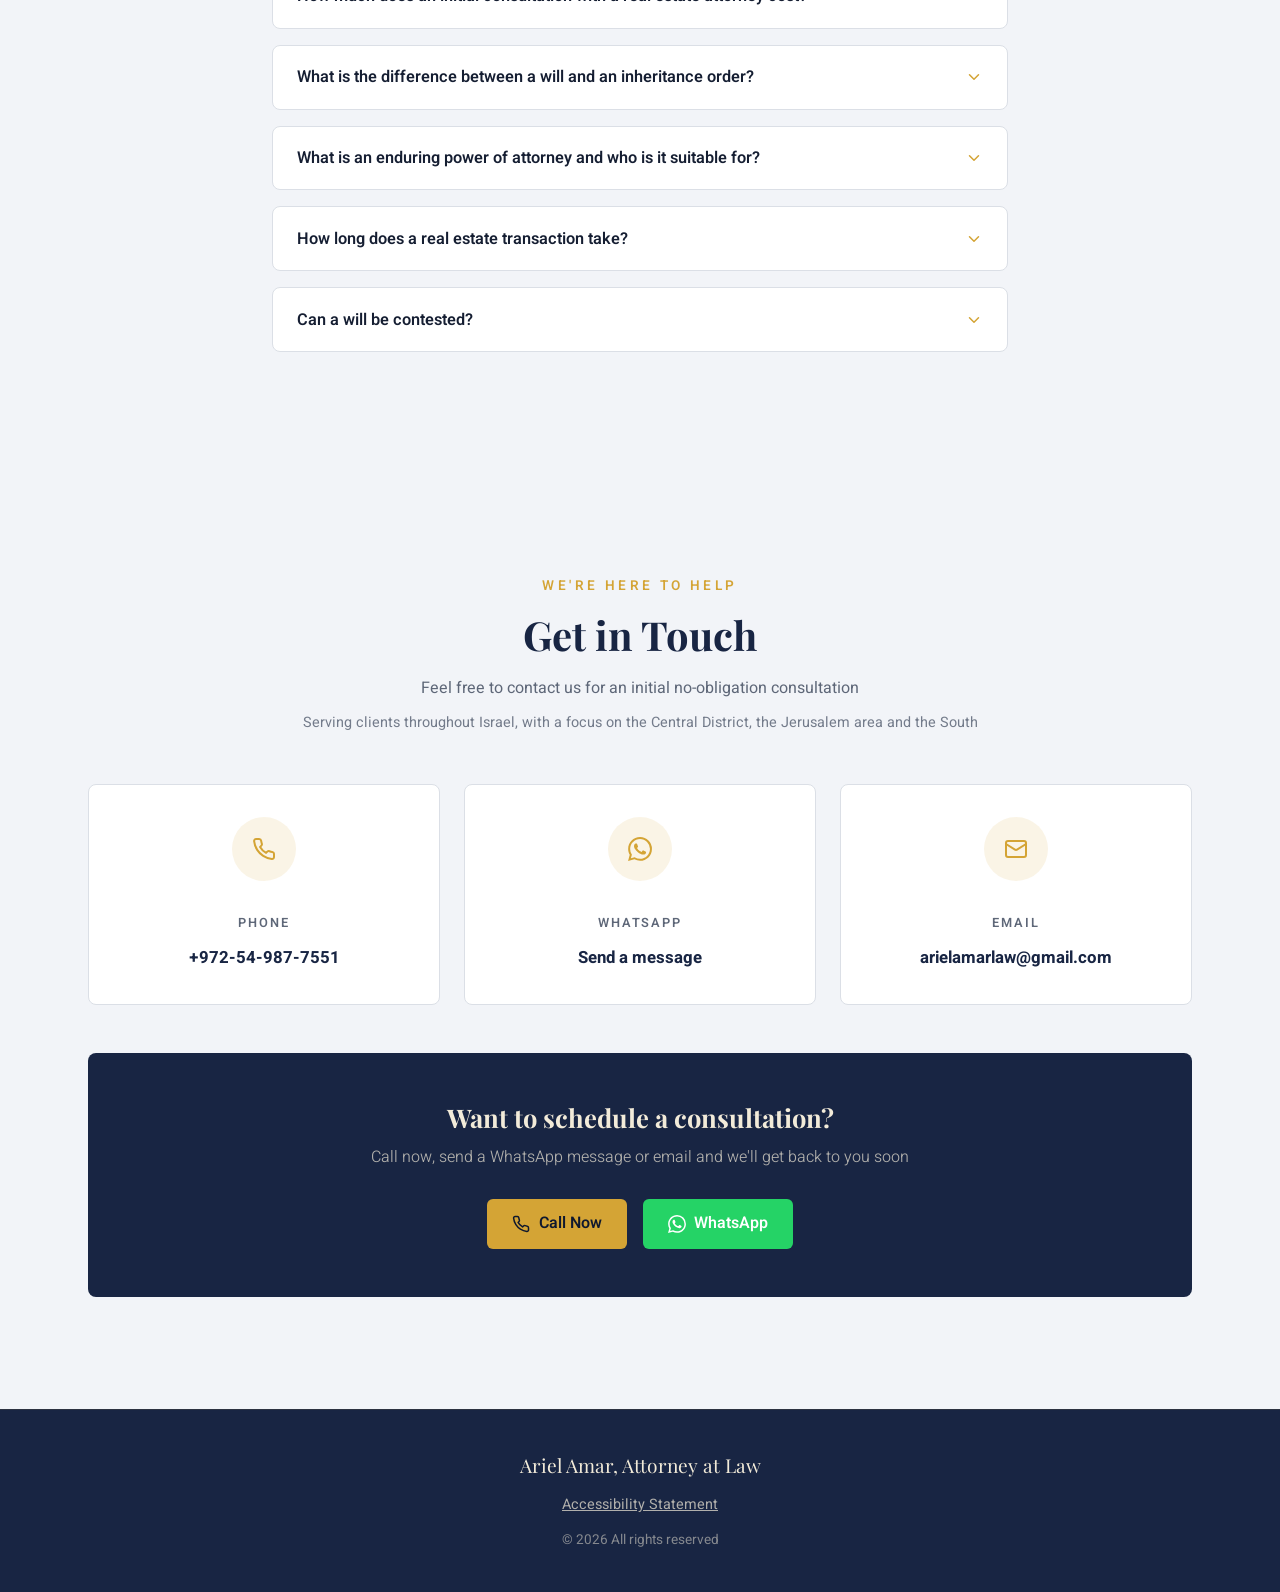
<file: en/index.html>
<!DOCTYPE html>
<html lang="en" dir="ltr">
<head>
  <meta charset="UTF-8">
  <meta name="viewport" content="width=device-width, initial-scale=1.0">
  <title>Ariel Amar, Attorney at Law | Real Estate, Wills, Inheritance &amp; Enduring Power of Attorney</title>
  <meta name="description" content="Ariel Amar, Attorney at Law — professional legal guidance in real estate, wills, inheritance and enduring power of attorney. Free initial consultation: +972-54-987-7551">
  <meta name="author" content="Ariel Amar, Attorney at Law">
  <link rel="canonical" href="https://arielamarlaw.com/en/">
  <link rel="alternate" hreflang="he" href="https://arielamarlaw.com/">
  <link rel="alternate" hreflang="en" href="https://arielamarlaw.com/en/">
  <link rel="alternate" hreflang="fr" href="https://arielamarlaw.com/fr/">
  <link rel="alternate" hreflang="x-default" href="https://arielamarlaw.com/">
  <meta property="og:type" content="website">
  <meta property="og:title" content="Ariel Amar, Attorney at Law | Real Estate, Wills, Inheritance &amp; Enduring Power of Attorney">
  <meta property="og:description" content="Professional legal guidance in real estate, wills, inheritance and enduring power of attorney.">
  <meta property="og:url" content="https://arielamarlaw.com/en/">
  <meta property="og:image" content="https://arielamarlaw.com/assets/logo.png">
  <meta property="og:locale" content="en_US">
  <meta name="twitter:card" content="summary">
  <meta name="twitter:title" content="Ariel Amar, Attorney at Law">
  <meta name="twitter:description" content="Professional legal guidance in real estate, wills, inheritance and enduring power of attorney.">
  <meta name="twitter:image" content="https://arielamarlaw.com/assets/logo.png">
  <link rel="icon" type="image/png" href="../assets/logo-256.png">
  <link rel="apple-touch-icon" href="../assets/logo-256.png">
  <link rel="preconnect" href="https://fonts.googleapis.com">
  <link rel="preconnect" href="https://fonts.gstatic.com" crossorigin>
  <link href="https://fonts.googleapis.com/css2?family=Heebo:wght@300;400;500;600;700&family=Playfair+Display:wght@600;700&display=swap" rel="stylesheet">
  <link rel="stylesheet" href="../assets/styles.css">
  <script type="application/ld+json">
  {
    "@context": "https://schema.org",
    "@type": "LegalService",
    "name": "Ariel Amar, Attorney at Law",
    "description": "Professional legal guidance in real estate, wills, inheritance and enduring power of attorney.",
    "url": "https://arielamarlaw.com/en/",
    "logo": "https://arielamarlaw.com/assets/logo.png",
    "image": "https://arielamarlaw.com/assets/logo.png",
    "telephone": "+972-54-987-7551",
    "email": "arielamarlaw@gmail.com",
    "address": {"@type": "PostalAddress", "addressCountry": "IL"},
    "areaServed": [
      {"@type": "Country", "name": "Israel"},
      {"@type": "AdministrativeArea", "name": "Central District and Gush Dan"},
      {"@type": "AdministrativeArea", "name": "Jerusalem and surrounding area"},
      {"@type": "AdministrativeArea", "name": "Southern District"}
    ],
    "founder": {"@type": "Person", "name": "Ariel Amar", "jobTitle": "Attorney at Law"},
    "knowsAbout": ["Real estate law", "Wills", "Inheritance", "Enduring power of attorney"],
    "sameAs": []
  }
  </script>
  <script type="application/ld+json">
  {
    "@context": "https://schema.org",
    "@type": "FAQPage",
    "mainEntity": [
      {
        "@type": "Question",
        "name": "How much does an initial consultation with a real estate attorney cost?",
        "acceptedAnswer": {"@type": "Answer", "text": "You can schedule an initial consultation in which we will review your case and present the possible courses of action. Contact us for more details on pricing."}
      },
      {
        "@type": "Question",
        "name": "What is the difference between a will and an inheritance order?",
        "acceptedAnswer": {"@type": "Answer", "text": "A will is a document a person writes during their lifetime determining how their assets will be divided after their death. An inheritance order is issued by the court when a person passes away without a will, and the assets are divided according to the Inheritance Law."}
      },
      {
        "@type": "Question",
        "name": "What is an enduring power of attorney and who is it suitable for?",
        "acceptedAnswer": {"@type": "Answer", "text": "An enduring power of attorney is a legal document that allows a person to appoint an attorney-in-fact to handle their affairs (medical, financial and personal) if they reach a state in which they cannot make decisions themselves. It is suitable for any adult who wishes to plan for the future."}
      },
      {
        "@type": "Question",
        "name": "How long does a real estate transaction take?",
        "acceptedAnswer": {"@type": "Answer", "text": "A typical real estate transaction takes between 3 and 6 months from signing the agreement to registration of rights. The duration depends on the type of transaction, its complexity and external factors such as authorities and banks."}
      },
      {
        "@type": "Question",
        "name": "Can a will be contested?",
        "acceptedAnswer": {"@type": "Answer", "text": "Yes, it is possible to file an objection to a will on various grounds such as: lack of capacity of the testator, undue influence, formal defects and more. It is important to contact an attorney specializing in inheritance as soon as possible."}
      }
    ]
  }
  </script>
</head>
<body>
  <a class="skip-link" href="#main">Skip to main content</a>

  <nav class="nav" aria-label="Main navigation">
    <div class="container nav-inner">
      <a href="#" class="nav-logo" aria-label="Ariel Amar Law Office — home">
        <img src="../assets/logo-256.png" alt="AA — Ariel Amar Law Office" width="48" height="48">
      </a>
      <div class="nav-cluster">
      <ul class="nav-links">
        <li><a href="#practice">Practice Areas</a></li>
        <li><a href="#about">About</a></li>
        <li><a href="#contact">Contact</a></li>
      </ul>
      <div class="lang-menu">
        <button class="lang-btn" aria-expanded="false" aria-label="Select language / בחר שפה / Choisir la langue">
          <svg width="16" height="16" viewBox="0 0 24 24" fill="none" stroke="currentColor" stroke-width="2" stroke-linecap="round" stroke-linejoin="round" aria-hidden="true"><circle cx="12" cy="12" r="10"/><path d="M12 2a14.5 14.5 0 0 0 0 20 14.5 14.5 0 0 0 0-20"/><path d="M2 12h20"/></svg>
          English
        </button>
        <ul class="lang-list">
          <li><a href="../" lang="he">עברית</a></li>
          <li><a href="./" aria-current="true">English</a></li>
          <li><a href="../fr/" lang="fr">Français</a></li>
        </ul>
      </div>
      <a href="tel:+972549877551" class="btn btn-gold nav-phone-desktop">
        <svg width="16" height="16" viewBox="0 0 24 24" fill="none" stroke="currentColor" stroke-width="2" stroke-linecap="round" stroke-linejoin="round" aria-hidden="true"><path d="M22 16.92v3a2 2 0 0 1-2.18 2 19.79 19.79 0 0 1-8.63-3.07 19.5 19.5 0 0 1-6-6 19.79 19.79 0 0 1-3.07-8.67A2 2 0 0 1 4.11 2h3a2 2 0 0 1 2 1.72 12.84 12.84 0 0 0 .7 2.81 2 2 0 0 1-.45 2.11L8.09 9.91a16 16 0 0 0 6 6l1.27-1.27a2 2 0 0 1 2.11-.45 12.84 12.84 0 0 0 2.81.7A2 2 0 0 1 22 16.92z"/></svg>
        <span class="num">+972-54-987-7551</span>
      </a>
      <button class="menu-toggle" aria-expanded="false" aria-label="Open menu">
        <svg width="26" height="26" viewBox="0 0 24 24" fill="none" stroke="currentColor" stroke-width="2" stroke-linecap="round" aria-hidden="true"><line x1="4" y1="6" x2="20" y2="6"/><line x1="4" y1="12" x2="20" y2="12"/><line x1="4" y1="18" x2="20" y2="18"/></svg>
      </button>
      </div>
    </div>
  </nav>
  <div class="mobile-menu">
    <a href="#practice">Practice Areas</a>
    <a href="#about">About</a>
    <a href="#contact">Contact</a>
    <a href="tel:+972549877551"><span class="num">+972-54-987-7551</span></a>
  </div>

  <main id="main">
    <!-- ============ hero ============ -->
    <section class="hero" aria-label="Introduction">
      <div class="hero-bg" aria-hidden="true"></div>
      <div class="hero-overlay" aria-hidden="true"></div>
      <div class="hero-gradient" aria-hidden="true"></div>
      <div class="container hero-content">
        <img class="hero-logo" src="../assets/logo-256.png" alt="AA — Ariel Amar Law Office" width="128" height="128">
        <p class="hero-label">Ariel Amar, Attorney at Law</p>
        <div class="hero-diamond" aria-hidden="true"></div>
        <h1>Expertise, Professionalism<br><span class="gold">and Personal Commitment</span></h1>
        <p class="hero-areas">Real Estate · Wills &amp; Inheritance · Enduring Power of Attorney</p>
        <p class="hero-sub">Professional and personal legal guidance for your real estate transactions, family future planning, and protection of your interests.</p>
        <div class="hero-actions">
          <a href="tel:+972549877551" class="btn btn-gold">
            <svg width="18" height="18" viewBox="0 0 24 24" fill="none" stroke="currentColor" stroke-width="2" stroke-linecap="round" stroke-linejoin="round" aria-hidden="true"><path d="M22 16.92v3a2 2 0 0 1-2.18 2 19.79 19.79 0 0 1-8.63-3.07 19.5 19.5 0 0 1-6-6 19.79 19.79 0 0 1-3.07-8.67A2 2 0 0 1 4.11 2h3a2 2 0 0 1 2 1.72 12.84 12.84 0 0 0 .7 2.81 2 2 0 0 1-.45 2.11L8.09 9.91a16 16 0 0 0 6 6l1.27-1.27a2 2 0 0 1 2.11-.45 12.84 12.84 0 0 0 2.81.7A2 2 0 0 1 22 16.92z"/></svg>
            <span class="num">+972-54-987-7551</span>
          </a>
          <a href="https://wa.me/972549877551" class="btn btn-outline" rel="noopener">
            <svg width="18" height="18" viewBox="0 0 24 24" fill="currentColor" aria-hidden="true"><path d="M17.472 14.382c-.297-.149-1.758-.867-2.03-.967-.273-.099-.471-.148-.67.15-.197.297-.767.966-.94 1.164-.173.199-.347.223-.644.075-.297-.15-1.255-.463-2.39-1.475-.883-.788-1.48-1.761-1.653-2.059-.173-.297-.018-.458.13-.606.134-.133.298-.347.446-.52.149-.174.198-.298.298-.497.099-.198.05-.371-.025-.52-.075-.149-.669-1.612-.916-2.207-.242-.579-.487-.5-.669-.51-.173-.008-.371-.01-.57-.01-.198 0-.52.074-.792.372-.272.297-1.04 1.016-1.04 2.479 0 1.462 1.065 2.875 1.213 3.074.149.198 2.096 3.2 5.077 4.487.709.306 1.262.489 1.694.625.712.227 1.36.195 1.871.118.571-.085 1.758-.719 2.006-1.413.248-.694.248-1.289.173-1.413-.074-.124-.272-.198-.57-.347m-5.421 7.403h-.004a9.87 9.87 0 0 1-5.031-1.378l-.361-.214-3.741.982.998-3.648-.235-.374a9.86 9.86 0 0 1-1.51-5.26c.001-5.45 4.436-9.884 9.888-9.884 2.64 0 5.122 1.03 6.988 2.898a9.825 9.825 0 0 1 2.893 6.994c-.003 5.45-4.437 9.884-9.885 9.884m8.413-18.297A11.815 11.815 0 0 0 12.05 0C5.495 0 .16 5.335.157 11.892c0 2.096.547 4.142 1.588 5.945L.057 24l6.305-1.654a11.882 11.882 0 0 0 5.683 1.448h.005c6.554 0 11.89-5.335 11.893-11.893a11.821 11.821 0 0 0-3.48-8.413"/></svg>
            WhatsApp
          </a>
        </div>
      </div>
      <div class="hero-fade" aria-hidden="true"></div>
    </section>

    <!-- ============ practice areas ============ -->
    <section id="practice" class="section">
      <div class="container">
        <p class="section-label">Legal Services</p>
        <h2 class="section-title">Practice Areas</h2>
        <div class="cards-4">
          <article class="practice-card">
            <div class="icon-circle">
              <svg width="28" height="28" viewBox="0 0 24 24" fill="none" stroke="currentColor" stroke-width="2" stroke-linecap="round" stroke-linejoin="round" aria-hidden="true"><path d="M6 22V4a2 2 0 0 1 2-2h8a2 2 0 0 1 2 2v18Z"/><path d="M6 12H4a2 2 0 0 0-2 2v6a2 2 0 0 0 2 2h2"/><path d="M18 9h2a2 2 0 0 1 2 2v9a2 2 0 0 1-2 2h-2"/><path d="M10 6h4"/><path d="M10 10h4"/><path d="M10 14h4"/><path d="M10 18h4"/></svg>
            </div>
            <h3>Real Estate</h3>
            <p>Full support for property transactions — buying, selling, leasing and rights registration. From negotiation to signing.</p>
          </article>
          <article class="practice-card">
            <div class="icon-circle">
              <svg width="28" height="28" viewBox="0 0 24 24" fill="none" stroke="currentColor" stroke-width="2" stroke-linecap="round" stroke-linejoin="round" aria-hidden="true"><path d="M15 12h-5"/><path d="M15 8h-5"/><path d="M19 17V5a2 2 0 0 0-2-2H4"/><path d="M8 21h12a2 2 0 0 0 2-2v-1a1 1 0 0 0-1-1H11a1 1 0 0 0-1 1v1a2 2 0 1 1-4 0V5a2 2 0 1 0-4 0v2a1 1 0 0 0 1 1h3"/></svg>
            </div>
            <h3>Wills</h3>
            <p>Personally tailored wills that ensure your wishes are fully and lawfully carried out.</p>
          </article>
          <article class="practice-card">
            <div class="icon-circle">
              <svg width="28" height="28" viewBox="0 0 24 24" fill="none" stroke="currentColor" stroke-width="2" stroke-linecap="round" stroke-linejoin="round" aria-hidden="true"><path d="M17 21v-2a4 4 0 0 0-4-4H5a4 4 0 0 0-4 4v2"/><circle cx="9" cy="7" r="4"/><path d="M23 21v-2a4 4 0 0 0-3-3.87"/><path d="M16 3.13a4 4 0 0 1 0 7.75"/></svg>
            </div>
            <h3>Inheritance</h3>
            <p>Handling inheritance and probate orders, estate distribution, and representation in inheritance disputes.</p>
          </article>
          <article class="practice-card">
            <div class="icon-circle">
              <svg width="28" height="28" viewBox="0 0 24 24" fill="none" stroke="currentColor" stroke-width="2" stroke-linecap="round" stroke-linejoin="round" aria-hidden="true"><path d="M20 13c0 5-3.5 7.5-7.66 8.95a1 1 0 0 1-.67-.01C7.5 20.5 4 18 4 13V6a1 1 0 0 1 1-1c2 0 4.5-1.2 6.24-2.72a1 1 0 0 1 1.52 0C14.51 3.81 17 5 19 5a1 1 0 0 1 1 1z"/><path d="m9 12 2 2 4-4"/></svg>
            </div>
            <h3>Enduring Power of Attorney</h3>
            <p>Preparation of an enduring power of attorney to plan ahead — so the people you choose can care for you.</p>
          </article>
        </div>
      </div>
    </section>

    <!-- ============ testimonials ============ -->
    <section class="section section-muted" aria-label="Testimonials">
      <div class="container">
        <p class="section-label">What Clients Say</p>
        <h2 class="section-title">Client Testimonials</h2>
        <div class="cards-3">
          <article class="testimonial-card">
            <div class="testimonial-top">
              <span class="quote-mark" aria-hidden="true">“</span>
              <span class="stars" aria-label="5-star rating">
                <svg width="16" height="16" viewBox="0 0 24 24" fill="currentColor" aria-hidden="true"><polygon points="12 2 15.09 8.26 22 9.27 17 14.14 18.18 21.02 12 17.77 5.82 21.02 7 14.14 2 9.27 8.91 8.26"/></svg>
                <svg width="16" height="16" viewBox="0 0 24 24" fill="currentColor" aria-hidden="true"><polygon points="12 2 15.09 8.26 22 9.27 17 14.14 18.18 21.02 12 17.77 5.82 21.02 7 14.14 2 9.27 8.91 8.26"/></svg>
                <svg width="16" height="16" viewBox="0 0 24 24" fill="currentColor" aria-hidden="true"><polygon points="12 2 15.09 8.26 22 9.27 17 14.14 18.18 21.02 12 17.77 5.82 21.02 7 14.14 2 9.27 8.91 8.26"/></svg>
                <svg width="16" height="16" viewBox="0 0 24 24" fill="currentColor" aria-hidden="true"><polygon points="12 2 15.09 8.26 22 9.27 17 14.14 18.18 21.02 12 17.77 5.82 21.02 7 14.14 2 9.27 8.91 8.26"/></svg>
                <svg width="16" height="16" viewBox="0 0 24 24" fill="currentColor" aria-hidden="true"><polygon points="12 2 15.09 8.26 22 9.27 17 14.14 18.18 21.02 12 17.77 5.82 21.02 7 14.14 2 9.27 8.91 8.26"/></svg>
              </span>
            </div>
            <blockquote>"Attorney Amar guided us through our first apartment purchase. He was available for every question, patiently explained each step and looked out for our interests until the very last moment. Highly recommended!"</blockquote>
            <footer class="testimonial-footer">
              <div class="name">Yossi K.</div>
              <div class="role">Real Estate Transaction</div>
            </footer>
          </article>
          <article class="testimonial-card">
            <div class="testimonial-top">
              <span class="quote-mark" aria-hidden="true">“</span>
              <span class="stars" aria-label="5-star rating">
                <svg width="16" height="16" viewBox="0 0 24 24" fill="currentColor" aria-hidden="true"><polygon points="12 2 15.09 8.26 22 9.27 17 14.14 18.18 21.02 12 17.77 5.82 21.02 7 14.14 2 9.27 8.91 8.26"/></svg>
                <svg width="16" height="16" viewBox="0 0 24 24" fill="currentColor" aria-hidden="true"><polygon points="12 2 15.09 8.26 22 9.27 17 14.14 18.18 21.02 12 17.77 5.82 21.02 7 14.14 2 9.27 8.91 8.26"/></svg>
                <svg width="16" height="16" viewBox="0 0 24 24" fill="currentColor" aria-hidden="true"><polygon points="12 2 15.09 8.26 22 9.27 17 14.14 18.18 21.02 12 17.77 5.82 21.02 7 14.14 2 9.27 8.91 8.26"/></svg>
                <svg width="16" height="16" viewBox="0 0 24 24" fill="currentColor" aria-hidden="true"><polygon points="12 2 15.09 8.26 22 9.27 17 14.14 18.18 21.02 12 17.77 5.82 21.02 7 14.14 2 9.27 8.91 8.26"/></svg>
                <svg width="16" height="16" viewBox="0 0 24 24" fill="currentColor" aria-hidden="true"><polygon points="12 2 15.09 8.26 22 9.27 17 14.14 18.18 21.02 12 17.77 5.82 21.02 7 14.14 2 9.27 8.91 8.26"/></svg>
              </span>
            </div>
            <blockquote>"We turned to Attorney Amar with a sensitive family inheritance matter. He handled it with great sensitivity, professionalism and full discretion. Outstanding service."</blockquote>
            <footer class="testimonial-footer">
              <div class="name">Michal D.</div>
              <div class="role">Will &amp; Inheritance</div>
            </footer>
          </article>
          <article class="testimonial-card">
            <div class="testimonial-top">
              <span class="quote-mark" aria-hidden="true">“</span>
              <span class="stars" aria-label="5-star rating">
                <svg width="16" height="16" viewBox="0 0 24 24" fill="currentColor" aria-hidden="true"><polygon points="12 2 15.09 8.26 22 9.27 17 14.14 18.18 21.02 12 17.77 5.82 21.02 7 14.14 2 9.27 8.91 8.26"/></svg>
                <svg width="16" height="16" viewBox="0 0 24 24" fill="currentColor" aria-hidden="true"><polygon points="12 2 15.09 8.26 22 9.27 17 14.14 18.18 21.02 12 17.77 5.82 21.02 7 14.14 2 9.27 8.91 8.26"/></svg>
                <svg width="16" height="16" viewBox="0 0 24 24" fill="currentColor" aria-hidden="true"><polygon points="12 2 15.09 8.26 22 9.27 17 14.14 18.18 21.02 12 17.77 5.82 21.02 7 14.14 2 9.27 8.91 8.26"/></svg>
                <svg width="16" height="16" viewBox="0 0 24 24" fill="currentColor" aria-hidden="true"><polygon points="12 2 15.09 8.26 22 9.27 17 14.14 18.18 21.02 12 17.77 5.82 21.02 7 14.14 2 9.27 8.91 8.26"/></svg>
                <svg width="16" height="16" viewBox="0 0 24 24" fill="currentColor" aria-hidden="true"><polygon points="12 2 15.09 8.26 22 9.27 17 14.14 18.18 21.02 12 17.77 5.82 21.02 7 14.14 2 9.27 8.91 8.26"/></svg>
              </span>
            </div>
            <blockquote>"We came to prepare an enduring power of attorney. Attorney Amar clearly explained all the implications, tailored the document to our needs and gave the whole family a sense of security."</blockquote>
            <footer class="testimonial-footer">
              <div class="name">Avraham S.</div>
              <div class="role">Enduring Power of Attorney</div>
            </footer>
          </article>
        </div>
      </div>
    </section>

    <!-- ============ about ============ -->
    <section id="about" class="section section-navy">
      <div class="container about-grid">
        <div class="about-text">
          <p class="section-label">About the Firm</p>
          <h2 class="section-title">Ariel Amar, Attorney at Law</h2>
          <div class="about-divider" aria-hidden="true"></div>
          <p>Ariel Amar specializes in real estate, wills, inheritance and enduring power of attorney. The firm provides top-tier legal services with a personal approach, full transparency and commitment to results.</p>
          <p>I believe every client deserves professional representation tailored to their unique needs. I am here to confidently guide you through the most complex legal processes.</p>
        </div>
        <div class="about-features">
          <div class="feature-card">
            <div class="icon-circle">
              <svg width="24" height="24" viewBox="0 0 24 24" fill="none" stroke="currentColor" stroke-width="2" stroke-linecap="round" stroke-linejoin="round" aria-hidden="true"><path d="m16 16 3-8 3 8c-.87.65-1.92 1-3 1s-2.13-.35-3-1Z"/><path d="m2 16 3-8 3 8c-.87.65-1.92 1-3 1s-2.13-.35-3-1Z"/><path d="M7 21h10"/><path d="M12 3v18"/><path d="M3 7h2c2 0 5-1 7-2 2 1 5 2 7 2h2"/></svg>
            </div>
            <div>
              <h3>Professionalism</h3>
              <p>Expertise in real estate and inheritance law</p>
            </div>
          </div>
          <div class="feature-card">
            <div class="icon-circle">
              <svg width="24" height="24" viewBox="0 0 24 24" fill="none" stroke="currentColor" stroke-width="2" stroke-linecap="round" stroke-linejoin="round" aria-hidden="true"><path d="M17 21v-2a4 4 0 0 0-4-4H5a4 4 0 0 0-4 4v2"/><circle cx="9" cy="7" r="4"/><path d="M23 21v-2a4 4 0 0 0-3-3.87"/><path d="M16 3.13a4 4 0 0 1 0 7.75"/></svg>
            </div>
            <div>
              <h3>Personal Service</h3>
              <p>Every client gets full attention</p>
            </div>
          </div>
          <div class="feature-card">
            <div class="icon-circle">
              <svg width="24" height="24" viewBox="0 0 24 24" fill="none" stroke="currentColor" stroke-width="2" stroke-linecap="round" stroke-linejoin="round" aria-hidden="true"><circle cx="12" cy="12" r="10"/><polyline points="12 6 12 12 16 14"/></svg>
            </div>
            <div>
              <h3>Availability</h3>
              <p>Fast response and accessible service</p>
            </div>
          </div>
        </div>
      </div>
    </section>

    <!-- ============ FAQ ============ -->
    <section class="section" aria-label="Frequently asked questions">
      <div class="container">
        <p class="section-label">Frequently Asked Questions</p>
        <h2 class="section-title">Questions &amp; Answers</h2>
        <div class="faq-list">
          <details class="faq-item">
            <summary>
              How much does an initial consultation with a real estate attorney cost?
              <svg class="chevron" width="18" height="18" viewBox="0 0 24 24" fill="none" stroke="currentColor" stroke-width="2" stroke-linecap="round" stroke-linejoin="round" aria-hidden="true"><path d="m6 9 6 6 6-6"/></svg>
            </summary>
            <p class="answer">You can schedule an initial consultation in which we will review your case and present the possible courses of action. Contact us for more details on pricing.</p>
          </details>
          <details class="faq-item">
            <summary>
              What is the difference between a will and an inheritance order?
              <svg class="chevron" width="18" height="18" viewBox="0 0 24 24" fill="none" stroke="currentColor" stroke-width="2" stroke-linecap="round" stroke-linejoin="round" aria-hidden="true"><path d="m6 9 6 6 6-6"/></svg>
            </summary>
            <p class="answer">A will is a document a person writes during their lifetime determining how their assets will be divided after their death. An inheritance order is issued by the court when a person passes away without a will, and the assets are divided according to the Inheritance Law.</p>
          </details>
          <details class="faq-item">
            <summary>
              What is an enduring power of attorney and who is it suitable for?
              <svg class="chevron" width="18" height="18" viewBox="0 0 24 24" fill="none" stroke="currentColor" stroke-width="2" stroke-linecap="round" stroke-linejoin="round" aria-hidden="true"><path d="m6 9 6 6 6-6"/></svg>
            </summary>
            <p class="answer">An enduring power of attorney is a legal document that allows a person to appoint an attorney-in-fact to handle their affairs (medical, financial and personal) if they reach a state in which they cannot make decisions themselves. It is suitable for any adult who wishes to plan for the future.</p>
          </details>
          <details class="faq-item">
            <summary>
              How long does a real estate transaction take?
              <svg class="chevron" width="18" height="18" viewBox="0 0 24 24" fill="none" stroke="currentColor" stroke-width="2" stroke-linecap="round" stroke-linejoin="round" aria-hidden="true"><path d="m6 9 6 6 6-6"/></svg>
            </summary>
            <p class="answer">A typical real estate transaction takes between 3 and 6 months from signing the agreement to registration of rights. The duration depends on the type of transaction, its complexity and external factors such as authorities and banks.</p>
          </details>
          <details class="faq-item">
            <summary>
              Can a will be contested?
              <svg class="chevron" width="18" height="18" viewBox="0 0 24 24" fill="none" stroke="currentColor" stroke-width="2" stroke-linecap="round" stroke-linejoin="round" aria-hidden="true"><path d="m6 9 6 6 6-6"/></svg>
            </summary>
            <p class="answer">Yes, it is possible to file an objection to a will on various grounds such as: lack of capacity of the testator, undue influence, formal defects and more. It is important to contact an attorney specializing in inheritance as soon as possible.</p>
          </details>
        </div>
      </div>
    </section>

    <!-- ============ contact ============ -->
    <section id="contact" class="section">
      <div class="container">
        <p class="section-label">We're Here to Help</p>
        <h2 class="section-title">Get in Touch</h2>
        <p class="contact-sub">Feel free to contact us for an initial no-obligation consultation<br><span class="service-areas">Serving clients throughout Israel, with a focus on the Central District, the Jerusalem area and the South</span></p>
        <div class="cards-3">
          <a class="contact-card" href="tel:+972549877551">
            <div class="icon-circle">
              <svg width="24" height="24" viewBox="0 0 24 24" fill="none" stroke="currentColor" stroke-width="2" stroke-linecap="round" stroke-linejoin="round" aria-hidden="true"><path d="M22 16.92v3a2 2 0 0 1-2.18 2 19.79 19.79 0 0 1-8.63-3.07 19.5 19.5 0 0 1-6-6 19.79 19.79 0 0 1-3.07-8.67A2 2 0 0 1 4.11 2h3a2 2 0 0 1 2 1.72 12.84 12.84 0 0 0 .7 2.81 2 2 0 0 1-.45 2.11L8.09 9.91a16 16 0 0 0 6 6l1.27-1.27a2 2 0 0 1 2.11-.45 12.84 12.84 0 0 0 2.81.7A2 2 0 0 1 22 16.92z"/></svg>
            </div>
            <span class="label">Phone</span>
            <span class="value num">+972-54-987-7551</span>
          </a>
          <a class="contact-card" href="https://wa.me/972549877551" rel="noopener">
            <div class="icon-circle">
              <svg width="24" height="24" viewBox="0 0 24 24" fill="currentColor" aria-hidden="true"><path d="M17.472 14.382c-.297-.149-1.758-.867-2.03-.967-.273-.099-.471-.148-.67.15-.197.297-.767.966-.94 1.164-.173.199-.347.223-.644.075-.297-.15-1.255-.463-2.39-1.475-.883-.788-1.48-1.761-1.653-2.059-.173-.297-.018-.458.13-.606.134-.133.298-.347.446-.52.149-.174.198-.298.298-.497.099-.198.05-.371-.025-.52-.075-.149-.669-1.612-.916-2.207-.242-.579-.487-.5-.669-.51-.173-.008-.371-.01-.57-.01-.198 0-.52.074-.792.372-.272.297-1.04 1.016-1.04 2.479 0 1.462 1.065 2.875 1.213 3.074.149.198 2.096 3.2 5.077 4.487.709.306 1.262.489 1.694.625.712.227 1.36.195 1.871.118.571-.085 1.758-.719 2.006-1.413.248-.694.248-1.289.173-1.413-.074-.124-.272-.198-.57-.347m-5.421 7.403h-.004a9.87 9.87 0 0 1-5.031-1.378l-.361-.214-3.741.982.998-3.648-.235-.374a9.86 9.86 0 0 1-1.51-5.26c.001-5.45 4.436-9.884 9.888-9.884 2.64 0 5.122 1.03 6.988 2.898a9.825 9.825 0 0 1 2.893 6.994c-.003 5.45-4.437 9.884-9.885 9.884m8.413-18.297A11.815 11.815 0 0 0 12.05 0C5.495 0 .16 5.335.157 11.892c0 2.096.547 4.142 1.588 5.945L.057 24l6.305-1.654a11.882 11.882 0 0 0 5.683 1.448h.005c6.554 0 11.89-5.335 11.893-11.893a11.821 11.821 0 0 0-3.48-8.413"/></svg>
            </div>
            <span class="label">WhatsApp</span>
            <span class="value">Send a message</span>
          </a>
          <a class="contact-card" href="mailto:arielamarlaw@gmail.com">
            <div class="icon-circle">
              <svg width="24" height="24" viewBox="0 0 24 24" fill="none" stroke="currentColor" stroke-width="2" stroke-linecap="round" stroke-linejoin="round" aria-hidden="true"><rect x="2" y="4" width="20" height="16" rx="2"/><path d="m22 7-8.97 5.7a1.94 1.94 0 0 1-2.06 0L2 7"/></svg>
            </div>
            <span class="label">Email</span>
            <span class="value">arielamarlaw@gmail.com</span>
          </a>
        </div>
        <div class="cta-panel">
          <h3>Want to schedule a consultation?</h3>
          <p>Call now, send a WhatsApp message or email and we'll get back to you soon</p>
          <div class="cta-actions">
            <a href="tel:+972549877551" class="btn btn-gold">
              <svg width="18" height="18" viewBox="0 0 24 24" fill="none" stroke="currentColor" stroke-width="2" stroke-linecap="round" stroke-linejoin="round" aria-hidden="true"><path d="M22 16.92v3a2 2 0 0 1-2.18 2 19.79 19.79 0 0 1-8.63-3.07 19.5 19.5 0 0 1-6-6 19.79 19.79 0 0 1-3.07-8.67A2 2 0 0 1 4.11 2h3a2 2 0 0 1 2 1.72 12.84 12.84 0 0 0 .7 2.81 2 2 0 0 1-.45 2.11L8.09 9.91a16 16 0 0 0 6 6l1.27-1.27a2 2 0 0 1 2.11-.45 12.84 12.84 0 0 0 2.81.7A2 2 0 0 1 22 16.92z"/></svg>
              Call Now
            </a>
            <a href="https://wa.me/972549877551" class="btn btn-whatsapp" rel="noopener">
              <svg width="18" height="18" viewBox="0 0 24 24" fill="currentColor" aria-hidden="true"><path d="M17.472 14.382c-.297-.149-1.758-.867-2.03-.967-.273-.099-.471-.148-.67.15-.197.297-.767.966-.94 1.164-.173.199-.347.223-.644.075-.297-.15-1.255-.463-2.39-1.475-.883-.788-1.48-1.761-1.653-2.059-.173-.297-.018-.458.13-.606.134-.133.298-.347.446-.52.149-.174.198-.298.298-.497.099-.198.05-.371-.025-.52-.075-.149-.669-1.612-.916-2.207-.242-.579-.487-.5-.669-.51-.173-.008-.371-.01-.57-.01-.198 0-.52.074-.792.372-.272.297-1.04 1.016-1.04 2.479 0 1.462 1.065 2.875 1.213 3.074.149.198 2.096 3.2 5.077 4.487.709.306 1.262.489 1.694.625.712.227 1.36.195 1.871.118.571-.085 1.758-.719 2.006-1.413.248-.694.248-1.289.173-1.413-.074-.124-.272-.198-.57-.347m-5.421 7.403h-.004a9.87 9.87 0 0 1-5.031-1.378l-.361-.214-3.741.982.998-3.648-.235-.374a9.86 9.86 0 0 1-1.51-5.26c.001-5.45 4.436-9.884 9.888-9.884 2.64 0 5.122 1.03 6.988 2.898a9.825 9.825 0 0 1 2.893 6.994c-.003 5.45-4.437 9.884-9.885 9.884m8.413-18.297A11.815 11.815 0 0 0 12.05 0C5.495 0 .16 5.335.157 11.892c0 2.096.547 4.142 1.588 5.945L.057 24l6.305-1.654a11.882 11.882 0 0 0 5.683 1.448h.005c6.554 0 11.89-5.335 11.893-11.893a11.821 11.821 0 0 0-3.48-8.413"/></svg>
              WhatsApp
            </a>
          </div>
        </div>
      </div>
    </section>
  </main>

  <footer class="footer">
    <div class="container">
      <div class="brand">Ariel Amar, Attorney at Law</div>
      <a href="accessibility/">Accessibility Statement</a>
      <p class="copy">© 2026 All rights reserved</p>
    </div>
  </footer>

  <a class="float-whatsapp" href="https://wa.me/972549877551" rel="noopener" aria-label="Send a WhatsApp message">
    <svg width="28" height="28" viewBox="0 0 24 24" fill="currentColor" aria-hidden="true"><path d="M17.472 14.382c-.297-.149-1.758-.867-2.03-.967-.273-.099-.471-.148-.67.15-.197.297-.767.966-.94 1.164-.173.199-.347.223-.644.075-.297-.15-1.255-.463-2.39-1.475-.883-.788-1.48-1.761-1.653-2.059-.173-.297-.018-.458.13-.606.134-.133.298-.347.446-.52.149-.174.198-.298.298-.497.099-.198.05-.371-.025-.52-.075-.149-.669-1.612-.916-2.207-.242-.579-.487-.5-.669-.51-.173-.008-.371-.01-.57-.01-.198 0-.52.074-.792.372-.272.297-1.04 1.016-1.04 2.479 0 1.462 1.065 2.875 1.213 3.074.149.198 2.096 3.2 5.077 4.487.709.306 1.262.489 1.694.625.712.227 1.36.195 1.871.118.571-.085 1.758-.719 2.006-1.413.248-.694.248-1.289.173-1.413-.074-.124-.272-.198-.57-.347m-5.421 7.403h-.004a9.87 9.87 0 0 1-5.031-1.378l-.361-.214-3.741.982.998-3.648-.235-.374a9.86 9.86 0 0 1-1.51-5.26c.001-5.45 4.436-9.884 9.888-9.884 2.64 0 5.122 1.03 6.988 2.898a9.825 9.825 0 0 1 2.893 6.994c-.003 5.45-4.437 9.884-9.885 9.884m8.413-18.297A11.815 11.815 0 0 0 12.05 0C5.495 0 .16 5.335.157 11.892c0 2.096.547 4.142 1.588 5.945L.057 24l6.305-1.654a11.882 11.882 0 0 0 5.683 1.448h.005c6.554 0 11.89-5.335 11.893-11.893a11.821 11.821 0 0 0-3.48-8.413"/></svg>
  </a>

  <button class="a11y-toggle" aria-expanded="false" aria-label="Open accessibility menu">
    <svg width="26" height="26" viewBox="0 0 24 24" fill="none" stroke="currentColor" stroke-width="1.8" stroke-linecap="round" stroke-linejoin="round" aria-hidden="true"><circle cx="12" cy="12" r="10"/><circle cx="12" cy="6.5" r="1.6" fill="currentColor" stroke="none"/><path d="M6.5 10c3.5 1.1 7.5 1.1 11 0"/><path d="M12 11.5v3.5"/><path d="m12 15-2.5 4.5"/><path d="m12 15 2.5 4.5"/></svg>
  </button>
  <div class="a11y-panel" role="dialog" aria-label="Accessibility settings">
    <h2>Accessibility Settings</h2>
    <div class="a11y-grid">
      <button type="button" data-a11y="font-plus">Larger text +</button>
      <button type="button" data-a11y="font-minus">Smaller text −</button>
      <button type="button" data-a11y="contrast" aria-pressed="false">High contrast</button>
      <button type="button" data-a11y="invert" aria-pressed="false">Inverted colors</button>
      <button type="button" data-a11y="grayscale" aria-pressed="false">Grayscale</button>
      <button type="button" data-a11y="links" aria-pressed="false">Highlight links</button>
      <button type="button" data-a11y="readable" aria-pressed="false">Readable font</button>
      <button type="button" data-a11y="reset" class="a11y-reset">Reset settings</button>
    </div>
  </div>

  <div class="mobile-cta">
    <a href="tel:+972549877551" class="btn btn-gold">Call Now</a>
    <a href="https://wa.me/972549877551" class="btn btn-whatsapp" rel="noopener">WhatsApp</a>
  </div>

  <script src="../assets/site.js"></script>
</body>
</html>
</file>
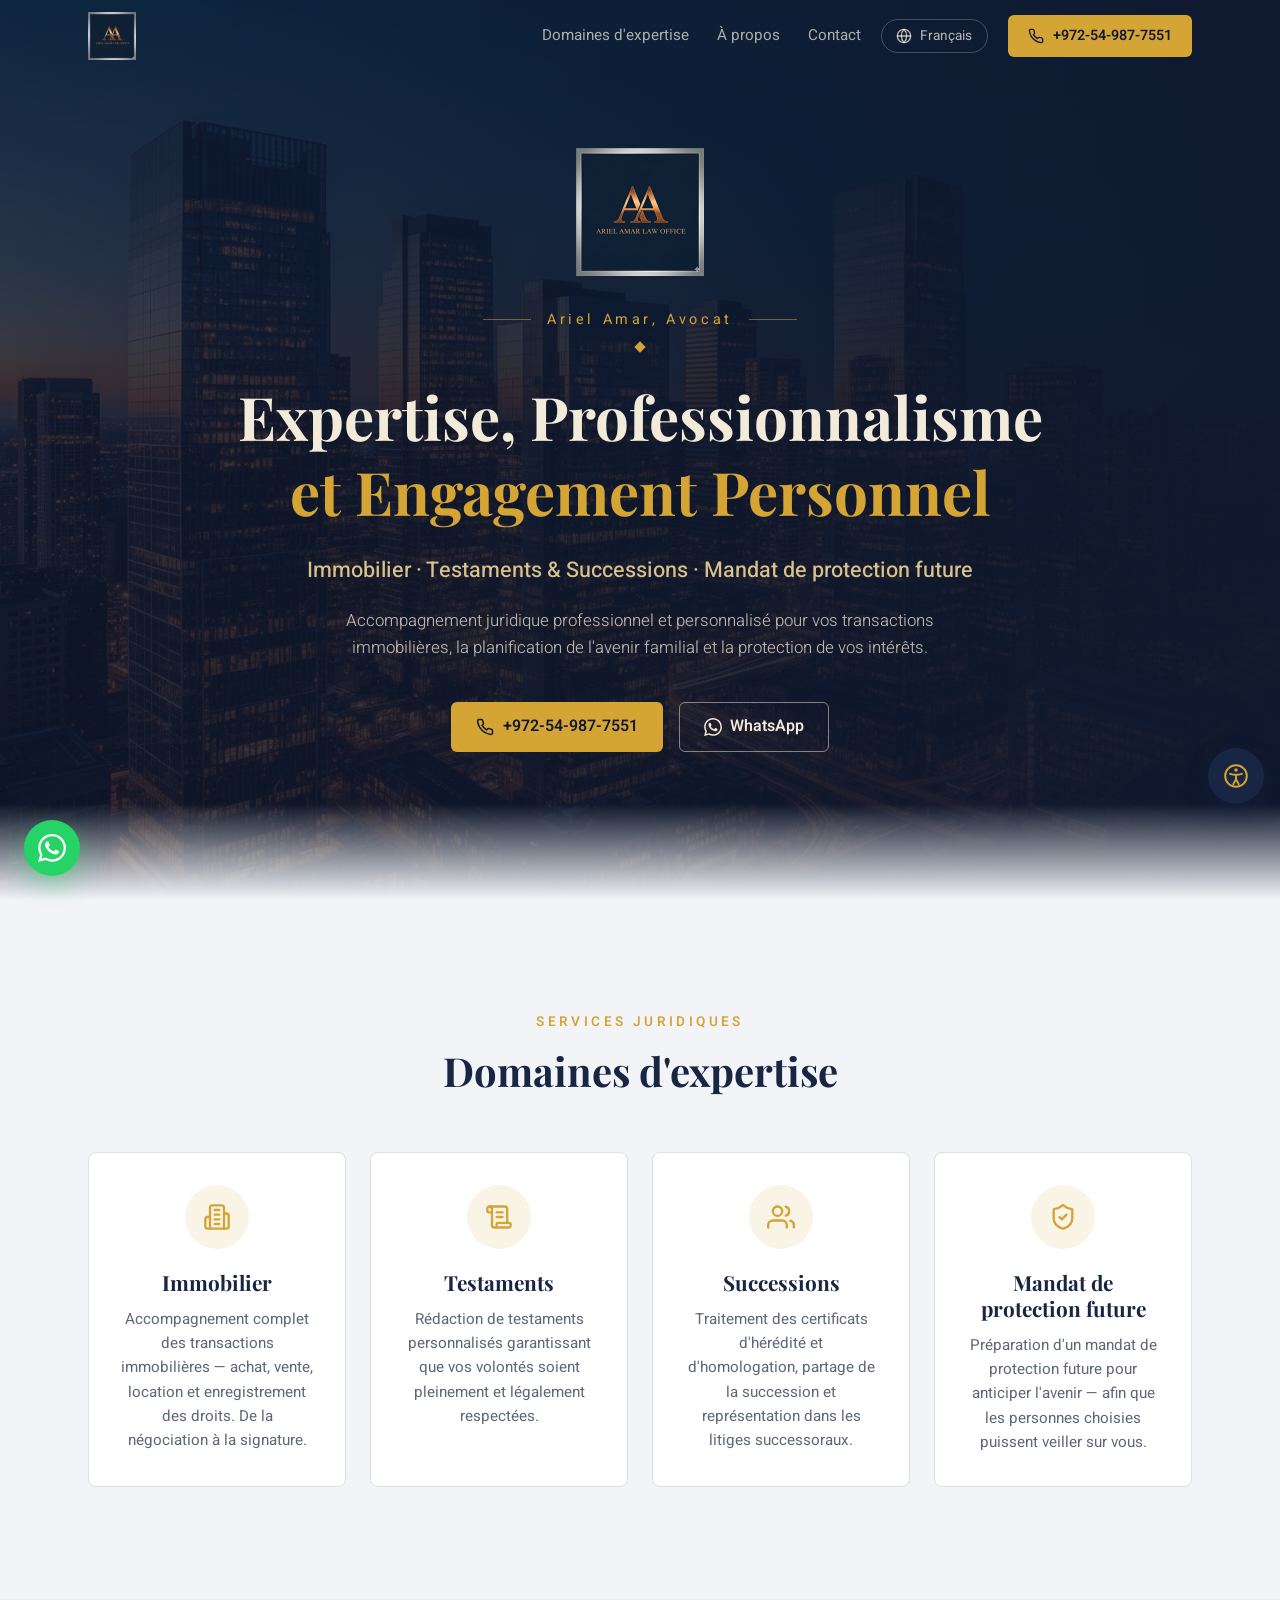
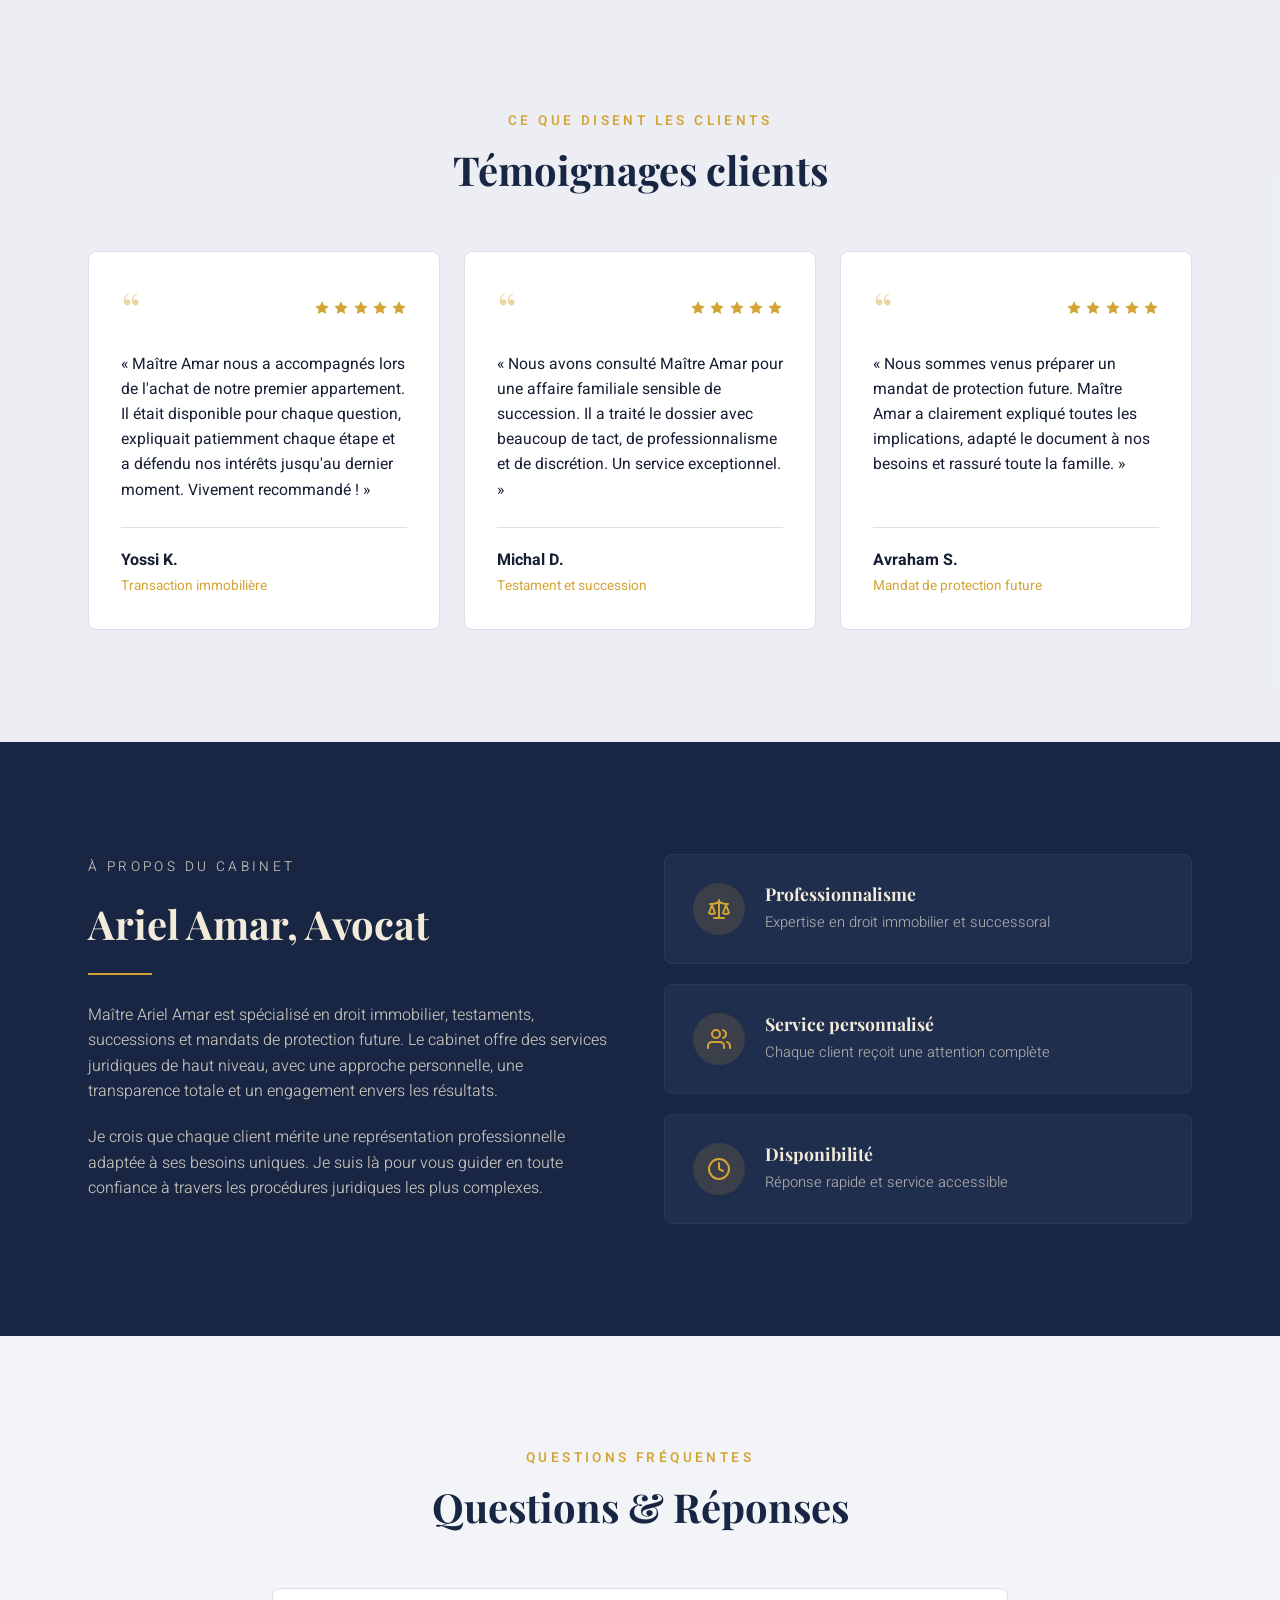
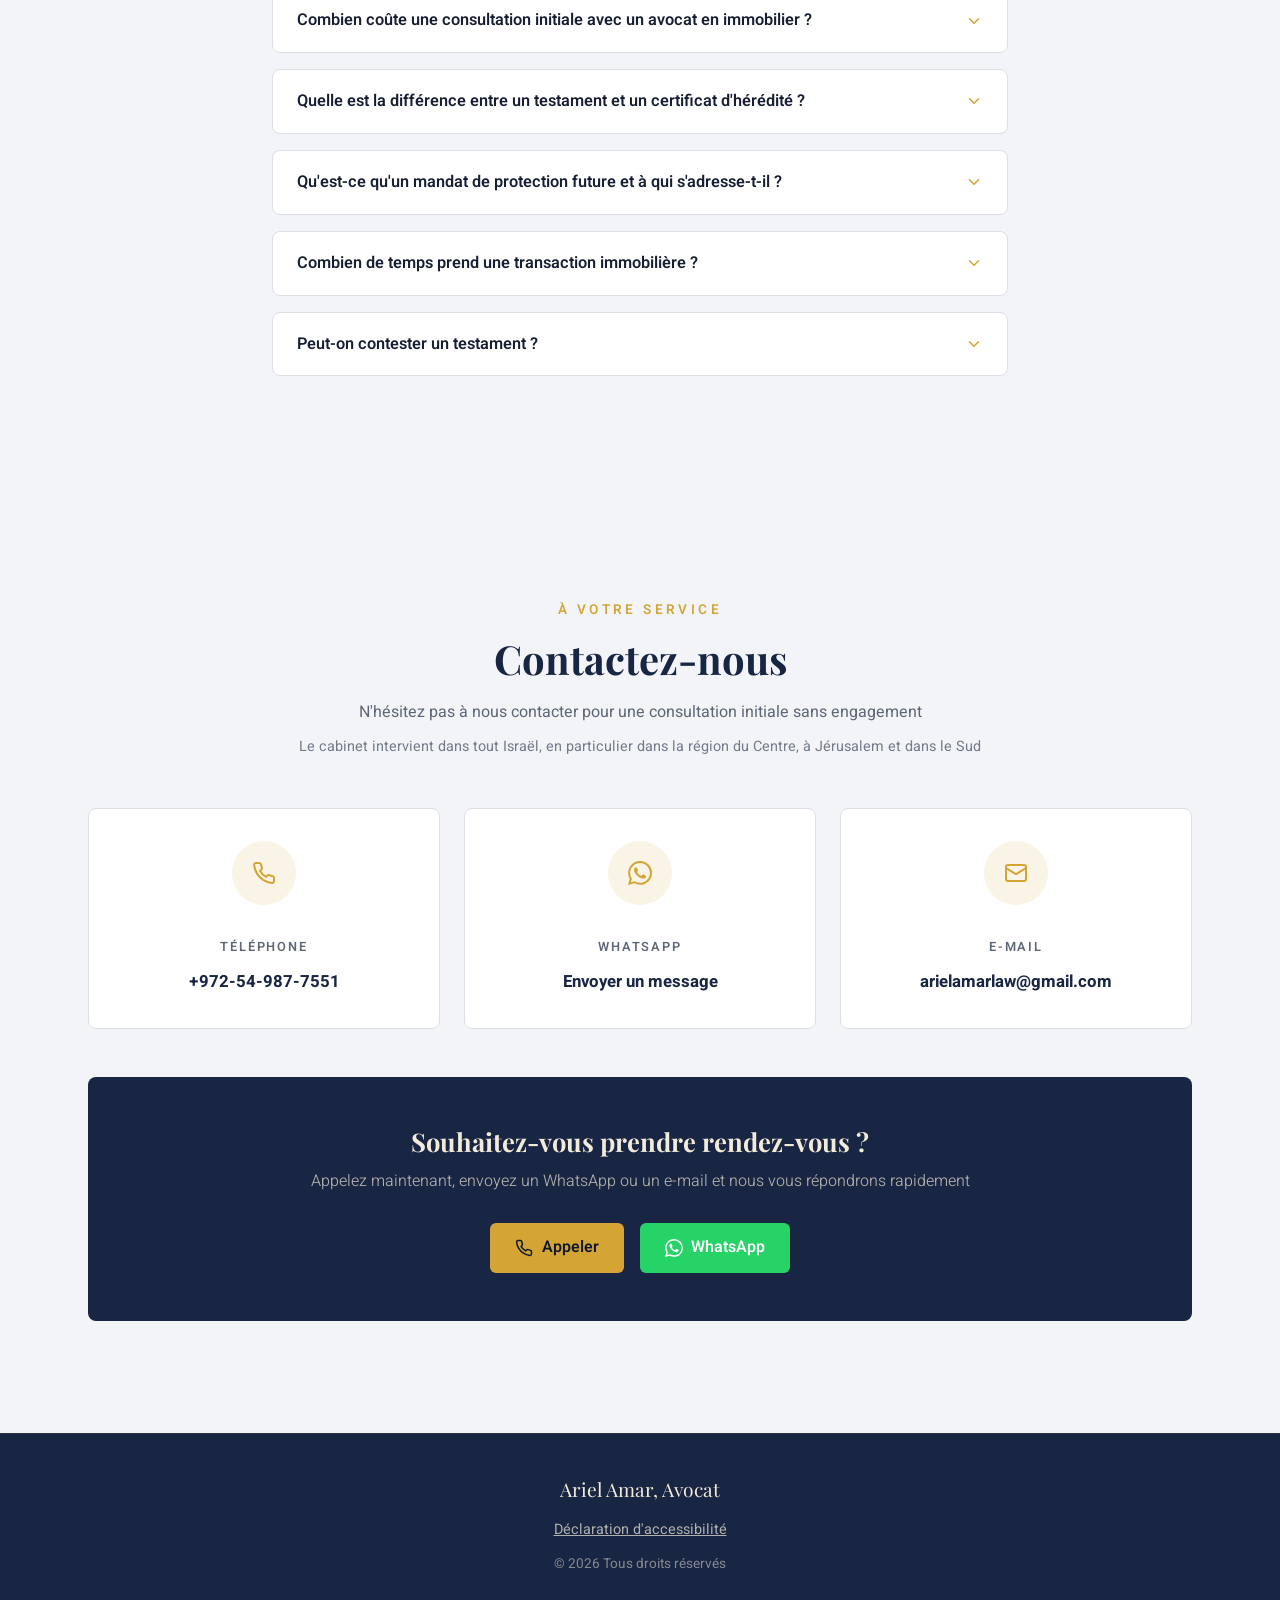
<file: fr/index.html>
<!DOCTYPE html>
<html lang="fr" dir="ltr">
<head>
  <meta charset="UTF-8">
  <meta name="viewport" content="width=device-width, initial-scale=1.0">
  <title>Ariel Amar, Avocat | Immobilier, Testaments, Successions &amp; Mandat de protection future</title>
  <meta name="description" content="Maître Ariel Amar — accompagnement juridique professionnel en droit immobilier, testaments, successions et mandat de protection future. Consultation initiale : +972-54-987-7551">
  <meta name="author" content="Ariel Amar, Avocat">
  <link rel="canonical" href="https://arielamarlaw.com/fr/">
  <link rel="alternate" hreflang="he" href="https://arielamarlaw.com/">
  <link rel="alternate" hreflang="en" href="https://arielamarlaw.com/en/">
  <link rel="alternate" hreflang="fr" href="https://arielamarlaw.com/fr/">
  <link rel="alternate" hreflang="x-default" href="https://arielamarlaw.com/">
  <meta property="og:type" content="website">
  <meta property="og:title" content="Ariel Amar, Avocat | Immobilier, Testaments, Successions &amp; Mandat de protection future">
  <meta property="og:description" content="Accompagnement juridique professionnel en droit immobilier, testaments, successions et mandat de protection future.">
  <meta property="og:url" content="https://arielamarlaw.com/fr/">
  <meta property="og:image" content="https://arielamarlaw.com/assets/logo.png">
  <meta property="og:locale" content="fr_FR">
  <meta name="twitter:card" content="summary">
  <meta name="twitter:title" content="Ariel Amar, Avocat">
  <meta name="twitter:description" content="Accompagnement juridique professionnel en droit immobilier, testaments, successions et mandat de protection future.">
  <meta name="twitter:image" content="https://arielamarlaw.com/assets/logo.png">
  <link rel="icon" type="image/png" href="../assets/logo-256.png">
  <link rel="apple-touch-icon" href="../assets/logo-256.png">
  <link rel="preconnect" href="https://fonts.googleapis.com">
  <link rel="preconnect" href="https://fonts.gstatic.com" crossorigin>
  <link href="https://fonts.googleapis.com/css2?family=Heebo:wght@300;400;500;600;700&family=Playfair+Display:wght@600;700&display=swap" rel="stylesheet">
  <link rel="stylesheet" href="../assets/styles.css">
  <script type="application/ld+json">
  {
    "@context": "https://schema.org",
    "@type": "LegalService",
    "name": "Ariel Amar, Avocat",
    "description": "Accompagnement juridique professionnel en droit immobilier, testaments, successions et mandat de protection future.",
    "url": "https://arielamarlaw.com/fr/",
    "logo": "https://arielamarlaw.com/assets/logo.png",
    "image": "https://arielamarlaw.com/assets/logo.png",
    "telephone": "+972-54-987-7551",
    "email": "arielamarlaw@gmail.com",
    "address": {"@type": "PostalAddress", "addressCountry": "IL"},
    "areaServed": [
      {"@type": "Country", "name": "Israël"},
      {"@type": "AdministrativeArea", "name": "District centre et Gush Dan"},
      {"@type": "AdministrativeArea", "name": "Jérusalem et ses environs"},
      {"@type": "AdministrativeArea", "name": "District sud"}
    ],
    "founder": {"@type": "Person", "name": "Ariel Amar", "jobTitle": "Avocat"},
    "knowsAbout": ["Droit immobilier", "Testaments", "Successions", "Mandat de protection future"],
    "sameAs": []
  }
  </script>
  <script type="application/ld+json">
  {
    "@context": "https://schema.org",
    "@type": "FAQPage",
    "mainEntity": [
      {
        "@type": "Question",
        "name": "Combien coûte une consultation initiale avec un avocat en immobilier ?",
        "acceptedAnswer": {"@type": "Answer", "text": "Vous pouvez prendre rendez-vous pour une consultation initiale au cours de laquelle nous examinerons votre dossier et présenterons les options possibles. Contactez-nous pour plus de détails sur les tarifs."}
      },
      {
        "@type": "Question",
        "name": "Quelle est la différence entre un testament et un certificat d'hérédité ?",
        "acceptedAnswer": {"@type": "Answer", "text": "Un testament est un document rédigé par une personne de son vivant déterminant la répartition de ses biens après son décès. Un certificat d'hérédité est délivré par le tribunal lorsqu'une personne décède sans testament, et les biens sont partagés selon la loi sur les successions."}
      },
      {
        "@type": "Question",
        "name": "Qu'est-ce qu'un mandat de protection future et à qui s'adresse-t-il ?",
        "acceptedAnswer": {"@type": "Answer", "text": "Le mandat de protection future est un document juridique permettant à une personne de désigner un mandataire qui gérera ses affaires (médicales, patrimoniales et personnelles) si elle se retrouve dans l'incapacité de prendre des décisions. Il convient à tout adulte souhaitant anticiper son avenir."}
      },
      {
        "@type": "Question",
        "name": "Combien de temps prend une transaction immobilière ?",
        "acceptedAnswer": {"@type": "Answer", "text": "Une transaction immobilière typique dure entre 3 et 6 mois entre la signature de l'accord et l'enregistrement des droits. La durée dépend du type de transaction, de sa complexité et de facteurs externes comme les autorités et les banques."}
      },
      {
        "@type": "Question",
        "name": "Peut-on contester un testament ?",
        "acceptedAnswer": {"@type": "Answer", "text": "Oui, il est possible de déposer une opposition à un testament pour divers motifs : incapacité du testateur, influence indue, vices de forme, etc. Il est important de contacter rapidement un avocat spécialisé en successions."}
      }
    ]
  }
  </script>
</head>
<body>
  <a class="skip-link" href="#main">Aller au contenu principal</a>

  <nav class="nav" aria-label="Navigation principale">
    <div class="container nav-inner">
      <a href="#" class="nav-logo" aria-label="Cabinet Ariel Amar — accueil">
        <img src="../assets/logo-256.png" alt="AA — Cabinet Ariel Amar" width="48" height="48">
      </a>
      <div class="nav-cluster">
      <ul class="nav-links">
        <li><a href="#practice">Domaines d'expertise</a></li>
        <li><a href="#about">À propos</a></li>
        <li><a href="#contact">Contact</a></li>
      </ul>
      <div class="lang-menu">
        <button class="lang-btn" aria-expanded="false" aria-label="Select language / בחר שפה / Choisir la langue">
          <svg width="16" height="16" viewBox="0 0 24 24" fill="none" stroke="currentColor" stroke-width="2" stroke-linecap="round" stroke-linejoin="round" aria-hidden="true"><circle cx="12" cy="12" r="10"/><path d="M12 2a14.5 14.5 0 0 0 0 20 14.5 14.5 0 0 0 0-20"/><path d="M2 12h20"/></svg>
          Français
        </button>
        <ul class="lang-list">
          <li><a href="../" lang="he">עברית</a></li>
          <li><a href="../en/" lang="en">English</a></li>
          <li><a href="./" aria-current="true">Français</a></li>
        </ul>
      </div>
      <a href="tel:+972549877551" class="btn btn-gold nav-phone-desktop">
        <svg width="16" height="16" viewBox="0 0 24 24" fill="none" stroke="currentColor" stroke-width="2" stroke-linecap="round" stroke-linejoin="round" aria-hidden="true"><path d="M22 16.92v3a2 2 0 0 1-2.18 2 19.79 19.79 0 0 1-8.63-3.07 19.5 19.5 0 0 1-6-6 19.79 19.79 0 0 1-3.07-8.67A2 2 0 0 1 4.11 2h3a2 2 0 0 1 2 1.72 12.84 12.84 0 0 0 .7 2.81 2 2 0 0 1-.45 2.11L8.09 9.91a16 16 0 0 0 6 6l1.27-1.27a2 2 0 0 1 2.11-.45 12.84 12.84 0 0 0 2.81.7A2 2 0 0 1 22 16.92z"/></svg>
        <span class="num">+972-54-987-7551</span>
      </a>
      <button class="menu-toggle" aria-expanded="false" aria-label="Ouvrir le menu">
        <svg width="26" height="26" viewBox="0 0 24 24" fill="none" stroke="currentColor" stroke-width="2" stroke-linecap="round" aria-hidden="true"><line x1="4" y1="6" x2="20" y2="6"/><line x1="4" y1="12" x2="20" y2="12"/><line x1="4" y1="18" x2="20" y2="18"/></svg>
      </button>
      </div>
    </div>
  </nav>
  <div class="mobile-menu">
    <a href="#practice">Domaines d'expertise</a>
    <a href="#about">À propos</a>
    <a href="#contact">Contact</a>
    <a href="tel:+972549877551"><span class="num">+972-54-987-7551</span></a>
  </div>

  <main id="main">
    <!-- ============ hero ============ -->
    <section class="hero" aria-label="Introduction">
      <div class="hero-bg" aria-hidden="true"></div>
      <div class="hero-overlay" aria-hidden="true"></div>
      <div class="hero-gradient" aria-hidden="true"></div>
      <div class="container hero-content">
        <img class="hero-logo" src="../assets/logo-256.png" alt="AA — Cabinet Ariel Amar" width="128" height="128">
        <p class="hero-label">Ariel Amar, Avocat</p>
        <div class="hero-diamond" aria-hidden="true"></div>
        <h1>Expertise, Professionnalisme<br><span class="gold">et Engagement Personnel</span></h1>
        <p class="hero-areas">Immobilier · Testaments &amp; Successions · Mandat de protection future</p>
        <p class="hero-sub">Accompagnement juridique professionnel et personnalisé pour vos transactions immobilières, la planification de l'avenir familial et la protection de vos intérêts.</p>
        <div class="hero-actions">
          <a href="tel:+972549877551" class="btn btn-gold">
            <svg width="18" height="18" viewBox="0 0 24 24" fill="none" stroke="currentColor" stroke-width="2" stroke-linecap="round" stroke-linejoin="round" aria-hidden="true"><path d="M22 16.92v3a2 2 0 0 1-2.18 2 19.79 19.79 0 0 1-8.63-3.07 19.5 19.5 0 0 1-6-6 19.79 19.79 0 0 1-3.07-8.67A2 2 0 0 1 4.11 2h3a2 2 0 0 1 2 1.72 12.84 12.84 0 0 0 .7 2.81 2 2 0 0 1-.45 2.11L8.09 9.91a16 16 0 0 0 6 6l1.27-1.27a2 2 0 0 1 2.11-.45 12.84 12.84 0 0 0 2.81.7A2 2 0 0 1 22 16.92z"/></svg>
            <span class="num">+972-54-987-7551</span>
          </a>
          <a href="https://wa.me/972549877551" class="btn btn-outline" rel="noopener">
            <svg width="18" height="18" viewBox="0 0 24 24" fill="currentColor" aria-hidden="true"><path d="M17.472 14.382c-.297-.149-1.758-.867-2.03-.967-.273-.099-.471-.148-.67.15-.197.297-.767.966-.94 1.164-.173.199-.347.223-.644.075-.297-.15-1.255-.463-2.39-1.475-.883-.788-1.48-1.761-1.653-2.059-.173-.297-.018-.458.13-.606.134-.133.298-.347.446-.52.149-.174.198-.298.298-.497.099-.198.05-.371-.025-.52-.075-.149-.669-1.612-.916-2.207-.242-.579-.487-.5-.669-.51-.173-.008-.371-.01-.57-.01-.198 0-.52.074-.792.372-.272.297-1.04 1.016-1.04 2.479 0 1.462 1.065 2.875 1.213 3.074.149.198 2.096 3.2 5.077 4.487.709.306 1.262.489 1.694.625.712.227 1.36.195 1.871.118.571-.085 1.758-.719 2.006-1.413.248-.694.248-1.289.173-1.413-.074-.124-.272-.198-.57-.347m-5.421 7.403h-.004a9.87 9.87 0 0 1-5.031-1.378l-.361-.214-3.741.982.998-3.648-.235-.374a9.86 9.86 0 0 1-1.51-5.26c.001-5.45 4.436-9.884 9.888-9.884 2.64 0 5.122 1.03 6.988 2.898a9.825 9.825 0 0 1 2.893 6.994c-.003 5.45-4.437 9.884-9.885 9.884m8.413-18.297A11.815 11.815 0 0 0 12.05 0C5.495 0 .16 5.335.157 11.892c0 2.096.547 4.142 1.588 5.945L.057 24l6.305-1.654a11.882 11.882 0 0 0 5.683 1.448h.005c6.554 0 11.89-5.335 11.893-11.893a11.821 11.821 0 0 0-3.48-8.413"/></svg>
            WhatsApp
          </a>
        </div>
      </div>
      <div class="hero-fade" aria-hidden="true"></div>
    </section>

    <!-- ============ practice areas ============ -->
    <section id="practice" class="section">
      <div class="container">
        <p class="section-label">Services Juridiques</p>
        <h2 class="section-title">Domaines d'expertise</h2>
        <div class="cards-4">
          <article class="practice-card">
            <div class="icon-circle">
              <svg width="28" height="28" viewBox="0 0 24 24" fill="none" stroke="currentColor" stroke-width="2" stroke-linecap="round" stroke-linejoin="round" aria-hidden="true"><path d="M6 22V4a2 2 0 0 1 2-2h8a2 2 0 0 1 2 2v18Z"/><path d="M6 12H4a2 2 0 0 0-2 2v6a2 2 0 0 0 2 2h2"/><path d="M18 9h2a2 2 0 0 1 2 2v9a2 2 0 0 1-2 2h-2"/><path d="M10 6h4"/><path d="M10 10h4"/><path d="M10 14h4"/><path d="M10 18h4"/></svg>
            </div>
            <h3>Immobilier</h3>
            <p>Accompagnement complet des transactions immobilières — achat, vente, location et enregistrement des droits. De la négociation à la signature.</p>
          </article>
          <article class="practice-card">
            <div class="icon-circle">
              <svg width="28" height="28" viewBox="0 0 24 24" fill="none" stroke="currentColor" stroke-width="2" stroke-linecap="round" stroke-linejoin="round" aria-hidden="true"><path d="M15 12h-5"/><path d="M15 8h-5"/><path d="M19 17V5a2 2 0 0 0-2-2H4"/><path d="M8 21h12a2 2 0 0 0 2-2v-1a1 1 0 0 0-1-1H11a1 1 0 0 0-1 1v1a2 2 0 1 1-4 0V5a2 2 0 1 0-4 0v2a1 1 0 0 0 1 1h3"/></svg>
            </div>
            <h3>Testaments</h3>
            <p>Rédaction de testaments personnalisés garantissant que vos volontés soient pleinement et légalement respectées.</p>
          </article>
          <article class="practice-card">
            <div class="icon-circle">
              <svg width="28" height="28" viewBox="0 0 24 24" fill="none" stroke="currentColor" stroke-width="2" stroke-linecap="round" stroke-linejoin="round" aria-hidden="true"><path d="M17 21v-2a4 4 0 0 0-4-4H5a4 4 0 0 0-4 4v2"/><circle cx="9" cy="7" r="4"/><path d="M23 21v-2a4 4 0 0 0-3-3.87"/><path d="M16 3.13a4 4 0 0 1 0 7.75"/></svg>
            </div>
            <h3>Successions</h3>
            <p>Traitement des certificats d'hérédité et d'homologation, partage de la succession et représentation dans les litiges successoraux.</p>
          </article>
          <article class="practice-card">
            <div class="icon-circle">
              <svg width="28" height="28" viewBox="0 0 24 24" fill="none" stroke="currentColor" stroke-width="2" stroke-linecap="round" stroke-linejoin="round" aria-hidden="true"><path d="M20 13c0 5-3.5 7.5-7.66 8.95a1 1 0 0 1-.67-.01C7.5 20.5 4 18 4 13V6a1 1 0 0 1 1-1c2 0 4.5-1.2 6.24-2.72a1 1 0 0 1 1.52 0C14.51 3.81 17 5 19 5a1 1 0 0 1 1 1z"/><path d="m9 12 2 2 4-4"/></svg>
            </div>
            <h3>Mandat de protection future</h3>
            <p>Préparation d'un mandat de protection future pour anticiper l'avenir — afin que les personnes choisies puissent veiller sur vous.</p>
          </article>
        </div>
      </div>
    </section>

    <!-- ============ testimonials ============ -->
    <section class="section section-muted" aria-label="Témoignages">
      <div class="container">
        <p class="section-label">Ce Que Disent Les Clients</p>
        <h2 class="section-title">Témoignages clients</h2>
        <div class="cards-3">
          <article class="testimonial-card">
            <div class="testimonial-top">
              <span class="quote-mark" aria-hidden="true">“</span>
              <span class="stars" aria-label="Note de 5 étoiles">
                <svg width="16" height="16" viewBox="0 0 24 24" fill="currentColor" aria-hidden="true"><polygon points="12 2 15.09 8.26 22 9.27 17 14.14 18.18 21.02 12 17.77 5.82 21.02 7 14.14 2 9.27 8.91 8.26"/></svg>
                <svg width="16" height="16" viewBox="0 0 24 24" fill="currentColor" aria-hidden="true"><polygon points="12 2 15.09 8.26 22 9.27 17 14.14 18.18 21.02 12 17.77 5.82 21.02 7 14.14 2 9.27 8.91 8.26"/></svg>
                <svg width="16" height="16" viewBox="0 0 24 24" fill="currentColor" aria-hidden="true"><polygon points="12 2 15.09 8.26 22 9.27 17 14.14 18.18 21.02 12 17.77 5.82 21.02 7 14.14 2 9.27 8.91 8.26"/></svg>
                <svg width="16" height="16" viewBox="0 0 24 24" fill="currentColor" aria-hidden="true"><polygon points="12 2 15.09 8.26 22 9.27 17 14.14 18.18 21.02 12 17.77 5.82 21.02 7 14.14 2 9.27 8.91 8.26"/></svg>
                <svg width="16" height="16" viewBox="0 0 24 24" fill="currentColor" aria-hidden="true"><polygon points="12 2 15.09 8.26 22 9.27 17 14.14 18.18 21.02 12 17.77 5.82 21.02 7 14.14 2 9.27 8.91 8.26"/></svg>
              </span>
            </div>
            <blockquote>« Maître Amar nous a accompagnés lors de l'achat de notre premier appartement. Il était disponible pour chaque question, expliquait patiemment chaque étape et a défendu nos intérêts jusqu'au dernier moment. Vivement recommandé ! »</blockquote>
            <footer class="testimonial-footer">
              <div class="name">Yossi K.</div>
              <div class="role">Transaction immobilière</div>
            </footer>
          </article>
          <article class="testimonial-card">
            <div class="testimonial-top">
              <span class="quote-mark" aria-hidden="true">“</span>
              <span class="stars" aria-label="Note de 5 étoiles">
                <svg width="16" height="16" viewBox="0 0 24 24" fill="currentColor" aria-hidden="true"><polygon points="12 2 15.09 8.26 22 9.27 17 14.14 18.18 21.02 12 17.77 5.82 21.02 7 14.14 2 9.27 8.91 8.26"/></svg>
                <svg width="16" height="16" viewBox="0 0 24 24" fill="currentColor" aria-hidden="true"><polygon points="12 2 15.09 8.26 22 9.27 17 14.14 18.18 21.02 12 17.77 5.82 21.02 7 14.14 2 9.27 8.91 8.26"/></svg>
                <svg width="16" height="16" viewBox="0 0 24 24" fill="currentColor" aria-hidden="true"><polygon points="12 2 15.09 8.26 22 9.27 17 14.14 18.18 21.02 12 17.77 5.82 21.02 7 14.14 2 9.27 8.91 8.26"/></svg>
                <svg width="16" height="16" viewBox="0 0 24 24" fill="currentColor" aria-hidden="true"><polygon points="12 2 15.09 8.26 22 9.27 17 14.14 18.18 21.02 12 17.77 5.82 21.02 7 14.14 2 9.27 8.91 8.26"/></svg>
                <svg width="16" height="16" viewBox="0 0 24 24" fill="currentColor" aria-hidden="true"><polygon points="12 2 15.09 8.26 22 9.27 17 14.14 18.18 21.02 12 17.77 5.82 21.02 7 14.14 2 9.27 8.91 8.26"/></svg>
              </span>
            </div>
            <blockquote>« Nous avons consulté Maître Amar pour une affaire familiale sensible de succession. Il a traité le dossier avec beaucoup de tact, de professionnalisme et de discrétion. Un service exceptionnel. »</blockquote>
            <footer class="testimonial-footer">
              <div class="name">Michal D.</div>
              <div class="role">Testament et succession</div>
            </footer>
          </article>
          <article class="testimonial-card">
            <div class="testimonial-top">
              <span class="quote-mark" aria-hidden="true">“</span>
              <span class="stars" aria-label="Note de 5 étoiles">
                <svg width="16" height="16" viewBox="0 0 24 24" fill="currentColor" aria-hidden="true"><polygon points="12 2 15.09 8.26 22 9.27 17 14.14 18.18 21.02 12 17.77 5.82 21.02 7 14.14 2 9.27 8.91 8.26"/></svg>
                <svg width="16" height="16" viewBox="0 0 24 24" fill="currentColor" aria-hidden="true"><polygon points="12 2 15.09 8.26 22 9.27 17 14.14 18.18 21.02 12 17.77 5.82 21.02 7 14.14 2 9.27 8.91 8.26"/></svg>
                <svg width="16" height="16" viewBox="0 0 24 24" fill="currentColor" aria-hidden="true"><polygon points="12 2 15.09 8.26 22 9.27 17 14.14 18.18 21.02 12 17.77 5.82 21.02 7 14.14 2 9.27 8.91 8.26"/></svg>
                <svg width="16" height="16" viewBox="0 0 24 24" fill="currentColor" aria-hidden="true"><polygon points="12 2 15.09 8.26 22 9.27 17 14.14 18.18 21.02 12 17.77 5.82 21.02 7 14.14 2 9.27 8.91 8.26"/></svg>
                <svg width="16" height="16" viewBox="0 0 24 24" fill="currentColor" aria-hidden="true"><polygon points="12 2 15.09 8.26 22 9.27 17 14.14 18.18 21.02 12 17.77 5.82 21.02 7 14.14 2 9.27 8.91 8.26"/></svg>
              </span>
            </div>
            <blockquote>« Nous sommes venus préparer un mandat de protection future. Maître Amar a clairement expliqué toutes les implications, adapté le document à nos besoins et rassuré toute la famille. »</blockquote>
            <footer class="testimonial-footer">
              <div class="name">Avraham S.</div>
              <div class="role">Mandat de protection future</div>
            </footer>
          </article>
        </div>
      </div>
    </section>

    <!-- ============ about ============ -->
    <section id="about" class="section section-navy">
      <div class="container about-grid">
        <div class="about-text">
          <p class="section-label">À Propos du Cabinet</p>
          <h2 class="section-title">Ariel Amar, Avocat</h2>
          <div class="about-divider" aria-hidden="true"></div>
          <p>Maître Ariel Amar est spécialisé en droit immobilier, testaments, successions et mandats de protection future. Le cabinet offre des services juridiques de haut niveau, avec une approche personnelle, une transparence totale et un engagement envers les résultats.</p>
          <p>Je crois que chaque client mérite une représentation professionnelle adaptée à ses besoins uniques. Je suis là pour vous guider en toute confiance à travers les procédures juridiques les plus complexes.</p>
        </div>
        <div class="about-features">
          <div class="feature-card">
            <div class="icon-circle">
              <svg width="24" height="24" viewBox="0 0 24 24" fill="none" stroke="currentColor" stroke-width="2" stroke-linecap="round" stroke-linejoin="round" aria-hidden="true"><path d="m16 16 3-8 3 8c-.87.65-1.92 1-3 1s-2.13-.35-3-1Z"/><path d="m2 16 3-8 3 8c-.87.65-1.92 1-3 1s-2.13-.35-3-1Z"/><path d="M7 21h10"/><path d="M12 3v18"/><path d="M3 7h2c2 0 5-1 7-2 2 1 5 2 7 2h2"/></svg>
            </div>
            <div>
              <h3>Professionnalisme</h3>
              <p>Expertise en droit immobilier et successoral</p>
            </div>
          </div>
          <div class="feature-card">
            <div class="icon-circle">
              <svg width="24" height="24" viewBox="0 0 24 24" fill="none" stroke="currentColor" stroke-width="2" stroke-linecap="round" stroke-linejoin="round" aria-hidden="true"><path d="M17 21v-2a4 4 0 0 0-4-4H5a4 4 0 0 0-4 4v2"/><circle cx="9" cy="7" r="4"/><path d="M23 21v-2a4 4 0 0 0-3-3.87"/><path d="M16 3.13a4 4 0 0 1 0 7.75"/></svg>
            </div>
            <div>
              <h3>Service personnalisé</h3>
              <p>Chaque client reçoit une attention complète</p>
            </div>
          </div>
          <div class="feature-card">
            <div class="icon-circle">
              <svg width="24" height="24" viewBox="0 0 24 24" fill="none" stroke="currentColor" stroke-width="2" stroke-linecap="round" stroke-linejoin="round" aria-hidden="true"><circle cx="12" cy="12" r="10"/><polyline points="12 6 12 12 16 14"/></svg>
            </div>
            <div>
              <h3>Disponibilité</h3>
              <p>Réponse rapide et service accessible</p>
            </div>
          </div>
        </div>
      </div>
    </section>

    <!-- ============ FAQ ============ -->
    <section class="section" aria-label="Questions fréquentes">
      <div class="container">
        <p class="section-label">Questions Fréquentes</p>
        <h2 class="section-title">Questions &amp; Réponses</h2>
        <div class="faq-list">
          <details class="faq-item">
            <summary>
              Combien coûte une consultation initiale avec un avocat en immobilier ?
              <svg class="chevron" width="18" height="18" viewBox="0 0 24 24" fill="none" stroke="currentColor" stroke-width="2" stroke-linecap="round" stroke-linejoin="round" aria-hidden="true"><path d="m6 9 6 6 6-6"/></svg>
            </summary>
            <p class="answer">Vous pouvez prendre rendez-vous pour une consultation initiale au cours de laquelle nous examinerons votre dossier et présenterons les options possibles. Contactez-nous pour plus de détails sur les tarifs.</p>
          </details>
          <details class="faq-item">
            <summary>
              Quelle est la différence entre un testament et un certificat d'hérédité ?
              <svg class="chevron" width="18" height="18" viewBox="0 0 24 24" fill="none" stroke="currentColor" stroke-width="2" stroke-linecap="round" stroke-linejoin="round" aria-hidden="true"><path d="m6 9 6 6 6-6"/></svg>
            </summary>
            <p class="answer">Un testament est un document rédigé par une personne de son vivant déterminant la répartition de ses biens après son décès. Un certificat d'hérédité est délivré par le tribunal lorsqu'une personne décède sans testament, et les biens sont partagés selon la loi sur les successions.</p>
          </details>
          <details class="faq-item">
            <summary>
              Qu'est-ce qu'un mandat de protection future et à qui s'adresse-t-il ?
              <svg class="chevron" width="18" height="18" viewBox="0 0 24 24" fill="none" stroke="currentColor" stroke-width="2" stroke-linecap="round" stroke-linejoin="round" aria-hidden="true"><path d="m6 9 6 6 6-6"/></svg>
            </summary>
            <p class="answer">Le mandat de protection future est un document juridique permettant à une personne de désigner un mandataire qui gérera ses affaires (médicales, patrimoniales et personnelles) si elle se retrouve dans l'incapacité de prendre des décisions. Il convient à tout adulte souhaitant anticiper son avenir.</p>
          </details>
          <details class="faq-item">
            <summary>
              Combien de temps prend une transaction immobilière ?
              <svg class="chevron" width="18" height="18" viewBox="0 0 24 24" fill="none" stroke="currentColor" stroke-width="2" stroke-linecap="round" stroke-linejoin="round" aria-hidden="true"><path d="m6 9 6 6 6-6"/></svg>
            </summary>
            <p class="answer">Une transaction immobilière typique dure entre 3 et 6 mois entre la signature de l'accord et l'enregistrement des droits. La durée dépend du type de transaction, de sa complexité et de facteurs externes comme les autorités et les banques.</p>
          </details>
          <details class="faq-item">
            <summary>
              Peut-on contester un testament ?
              <svg class="chevron" width="18" height="18" viewBox="0 0 24 24" fill="none" stroke="currentColor" stroke-width="2" stroke-linecap="round" stroke-linejoin="round" aria-hidden="true"><path d="m6 9 6 6 6-6"/></svg>
            </summary>
            <p class="answer">Oui, il est possible de déposer une opposition à un testament pour divers motifs : incapacité du testateur, influence indue, vices de forme, etc. Il est important de contacter rapidement un avocat spécialisé en successions.</p>
          </details>
        </div>
      </div>
    </section>

    <!-- ============ contact ============ -->
    <section id="contact" class="section">
      <div class="container">
        <p class="section-label">À Votre Service</p>
        <h2 class="section-title">Contactez-nous</h2>
        <p class="contact-sub">N'hésitez pas à nous contacter pour une consultation initiale sans engagement<br><span class="service-areas">Le cabinet intervient dans tout Israël, en particulier dans la région du Centre, à Jérusalem et dans le Sud</span></p>
        <div class="cards-3">
          <a class="contact-card" href="tel:+972549877551">
            <div class="icon-circle">
              <svg width="24" height="24" viewBox="0 0 24 24" fill="none" stroke="currentColor" stroke-width="2" stroke-linecap="round" stroke-linejoin="round" aria-hidden="true"><path d="M22 16.92v3a2 2 0 0 1-2.18 2 19.79 19.79 0 0 1-8.63-3.07 19.5 19.5 0 0 1-6-6 19.79 19.79 0 0 1-3.07-8.67A2 2 0 0 1 4.11 2h3a2 2 0 0 1 2 1.72 12.84 12.84 0 0 0 .7 2.81 2 2 0 0 1-.45 2.11L8.09 9.91a16 16 0 0 0 6 6l1.27-1.27a2 2 0 0 1 2.11-.45 12.84 12.84 0 0 0 2.81.7A2 2 0 0 1 22 16.92z"/></svg>
            </div>
            <span class="label">Téléphone</span>
            <span class="value num">+972-54-987-7551</span>
          </a>
          <a class="contact-card" href="https://wa.me/972549877551" rel="noopener">
            <div class="icon-circle">
              <svg width="24" height="24" viewBox="0 0 24 24" fill="currentColor" aria-hidden="true"><path d="M17.472 14.382c-.297-.149-1.758-.867-2.03-.967-.273-.099-.471-.148-.67.15-.197.297-.767.966-.94 1.164-.173.199-.347.223-.644.075-.297-.15-1.255-.463-2.39-1.475-.883-.788-1.48-1.761-1.653-2.059-.173-.297-.018-.458.13-.606.134-.133.298-.347.446-.52.149-.174.198-.298.298-.497.099-.198.05-.371-.025-.52-.075-.149-.669-1.612-.916-2.207-.242-.579-.487-.5-.669-.51-.173-.008-.371-.01-.57-.01-.198 0-.52.074-.792.372-.272.297-1.04 1.016-1.04 2.479 0 1.462 1.065 2.875 1.213 3.074.149.198 2.096 3.2 5.077 4.487.709.306 1.262.489 1.694.625.712.227 1.36.195 1.871.118.571-.085 1.758-.719 2.006-1.413.248-.694.248-1.289.173-1.413-.074-.124-.272-.198-.57-.347m-5.421 7.403h-.004a9.87 9.87 0 0 1-5.031-1.378l-.361-.214-3.741.982.998-3.648-.235-.374a9.86 9.86 0 0 1-1.51-5.26c.001-5.45 4.436-9.884 9.888-9.884 2.64 0 5.122 1.03 6.988 2.898a9.825 9.825 0 0 1 2.893 6.994c-.003 5.45-4.437 9.884-9.885 9.884m8.413-18.297A11.815 11.815 0 0 0 12.05 0C5.495 0 .16 5.335.157 11.892c0 2.096.547 4.142 1.588 5.945L.057 24l6.305-1.654a11.882 11.882 0 0 0 5.683 1.448h.005c6.554 0 11.89-5.335 11.893-11.893a11.821 11.821 0 0 0-3.48-8.413"/></svg>
            </div>
            <span class="label">WhatsApp</span>
            <span class="value">Envoyer un message</span>
          </a>
          <a class="contact-card" href="mailto:arielamarlaw@gmail.com">
            <div class="icon-circle">
              <svg width="24" height="24" viewBox="0 0 24 24" fill="none" stroke="currentColor" stroke-width="2" stroke-linecap="round" stroke-linejoin="round" aria-hidden="true"><rect x="2" y="4" width="20" height="16" rx="2"/><path d="m22 7-8.97 5.7a1.94 1.94 0 0 1-2.06 0L2 7"/></svg>
            </div>
            <span class="label">E-mail</span>
            <span class="value">arielamarlaw@gmail.com</span>
          </a>
        </div>
        <div class="cta-panel">
          <h3>Souhaitez-vous prendre rendez-vous ?</h3>
          <p>Appelez maintenant, envoyez un WhatsApp ou un e-mail et nous vous répondrons rapidement</p>
          <div class="cta-actions">
            <a href="tel:+972549877551" class="btn btn-gold">
              <svg width="18" height="18" viewBox="0 0 24 24" fill="none" stroke="currentColor" stroke-width="2" stroke-linecap="round" stroke-linejoin="round" aria-hidden="true"><path d="M22 16.92v3a2 2 0 0 1-2.18 2 19.79 19.79 0 0 1-8.63-3.07 19.5 19.5 0 0 1-6-6 19.79 19.79 0 0 1-3.07-8.67A2 2 0 0 1 4.11 2h3a2 2 0 0 1 2 1.72 12.84 12.84 0 0 0 .7 2.81 2 2 0 0 1-.45 2.11L8.09 9.91a16 16 0 0 0 6 6l1.27-1.27a2 2 0 0 1 2.11-.45 12.84 12.84 0 0 0 2.81.7A2 2 0 0 1 22 16.92z"/></svg>
              Appeler
            </a>
            <a href="https://wa.me/972549877551" class="btn btn-whatsapp" rel="noopener">
              <svg width="18" height="18" viewBox="0 0 24 24" fill="currentColor" aria-hidden="true"><path d="M17.472 14.382c-.297-.149-1.758-.867-2.03-.967-.273-.099-.471-.148-.67.15-.197.297-.767.966-.94 1.164-.173.199-.347.223-.644.075-.297-.15-1.255-.463-2.39-1.475-.883-.788-1.48-1.761-1.653-2.059-.173-.297-.018-.458.13-.606.134-.133.298-.347.446-.52.149-.174.198-.298.298-.497.099-.198.05-.371-.025-.52-.075-.149-.669-1.612-.916-2.207-.242-.579-.487-.5-.669-.51-.173-.008-.371-.01-.57-.01-.198 0-.52.074-.792.372-.272.297-1.04 1.016-1.04 2.479 0 1.462 1.065 2.875 1.213 3.074.149.198 2.096 3.2 5.077 4.487.709.306 1.262.489 1.694.625.712.227 1.36.195 1.871.118.571-.085 1.758-.719 2.006-1.413.248-.694.248-1.289.173-1.413-.074-.124-.272-.198-.57-.347m-5.421 7.403h-.004a9.87 9.87 0 0 1-5.031-1.378l-.361-.214-3.741.982.998-3.648-.235-.374a9.86 9.86 0 0 1-1.51-5.26c.001-5.45 4.436-9.884 9.888-9.884 2.64 0 5.122 1.03 6.988 2.898a9.825 9.825 0 0 1 2.893 6.994c-.003 5.45-4.437 9.884-9.885 9.884m8.413-18.297A11.815 11.815 0 0 0 12.05 0C5.495 0 .16 5.335.157 11.892c0 2.096.547 4.142 1.588 5.945L.057 24l6.305-1.654a11.882 11.882 0 0 0 5.683 1.448h.005c6.554 0 11.89-5.335 11.893-11.893a11.821 11.821 0 0 0-3.48-8.413"/></svg>
              WhatsApp
            </a>
          </div>
        </div>
      </div>
    </section>
  </main>

  <footer class="footer">
    <div class="container">
      <div class="brand">Ariel Amar, Avocat</div>
      <a href="accessibility/">Déclaration d'accessibilité</a>
      <p class="copy">© 2026 Tous droits réservés</p>
    </div>
  </footer>

  <a class="float-whatsapp" href="https://wa.me/972549877551" rel="noopener" aria-label="Envoyer un message WhatsApp">
    <svg width="28" height="28" viewBox="0 0 24 24" fill="currentColor" aria-hidden="true"><path d="M17.472 14.382c-.297-.149-1.758-.867-2.03-.967-.273-.099-.471-.148-.67.15-.197.297-.767.966-.94 1.164-.173.199-.347.223-.644.075-.297-.15-1.255-.463-2.39-1.475-.883-.788-1.48-1.761-1.653-2.059-.173-.297-.018-.458.13-.606.134-.133.298-.347.446-.52.149-.174.198-.298.298-.497.099-.198.05-.371-.025-.52-.075-.149-.669-1.612-.916-2.207-.242-.579-.487-.5-.669-.51-.173-.008-.371-.01-.57-.01-.198 0-.52.074-.792.372-.272.297-1.04 1.016-1.04 2.479 0 1.462 1.065 2.875 1.213 3.074.149.198 2.096 3.2 5.077 4.487.709.306 1.262.489 1.694.625.712.227 1.36.195 1.871.118.571-.085 1.758-.719 2.006-1.413.248-.694.248-1.289.173-1.413-.074-.124-.272-.198-.57-.347m-5.421 7.403h-.004a9.87 9.87 0 0 1-5.031-1.378l-.361-.214-3.741.982.998-3.648-.235-.374a9.86 9.86 0 0 1-1.51-5.26c.001-5.45 4.436-9.884 9.888-9.884 2.64 0 5.122 1.03 6.988 2.898a9.825 9.825 0 0 1 2.893 6.994c-.003 5.45-4.437 9.884-9.885 9.884m8.413-18.297A11.815 11.815 0 0 0 12.05 0C5.495 0 .16 5.335.157 11.892c0 2.096.547 4.142 1.588 5.945L.057 24l6.305-1.654a11.882 11.882 0 0 0 5.683 1.448h.005c6.554 0 11.89-5.335 11.893-11.893a11.821 11.821 0 0 0-3.48-8.413"/></svg>
  </a>

  <button class="a11y-toggle" aria-expanded="false" aria-label="Ouvrir le menu d'accessibilité">
    <svg width="26" height="26" viewBox="0 0 24 24" fill="none" stroke="currentColor" stroke-width="1.8" stroke-linecap="round" stroke-linejoin="round" aria-hidden="true"><circle cx="12" cy="12" r="10"/><circle cx="12" cy="6.5" r="1.6" fill="currentColor" stroke="none"/><path d="M6.5 10c3.5 1.1 7.5 1.1 11 0"/><path d="M12 11.5v3.5"/><path d="m12 15-2.5 4.5"/><path d="m12 15 2.5 4.5"/></svg>
  </button>
  <div class="a11y-panel" role="dialog" aria-label="Paramètres d'accessibilité">
    <h2>Paramètres d'accessibilité</h2>
    <div class="a11y-grid">
      <button type="button" data-a11y="font-plus">Agrandir le texte +</button>
      <button type="button" data-a11y="font-minus">Réduire le texte −</button>
      <button type="button" data-a11y="contrast" aria-pressed="false">Contraste élevé</button>
      <button type="button" data-a11y="invert" aria-pressed="false">Couleurs inversées</button>
      <button type="button" data-a11y="grayscale" aria-pressed="false">Niveaux de gris</button>
      <button type="button" data-a11y="links" aria-pressed="false">Surligner les liens</button>
      <button type="button" data-a11y="readable" aria-pressed="false">Police lisible</button>
      <button type="button" data-a11y="reset" class="a11y-reset">Réinitialiser</button>
    </div>
  </div>

  <div class="mobile-cta">
    <a href="tel:+972549877551" class="btn btn-gold">Appeler</a>
    <a href="https://wa.me/972549877551" class="btn btn-whatsapp" rel="noopener">WhatsApp</a>
  </div>

  <script src="../assets/site.js"></script>
</body>
</html>
</file>
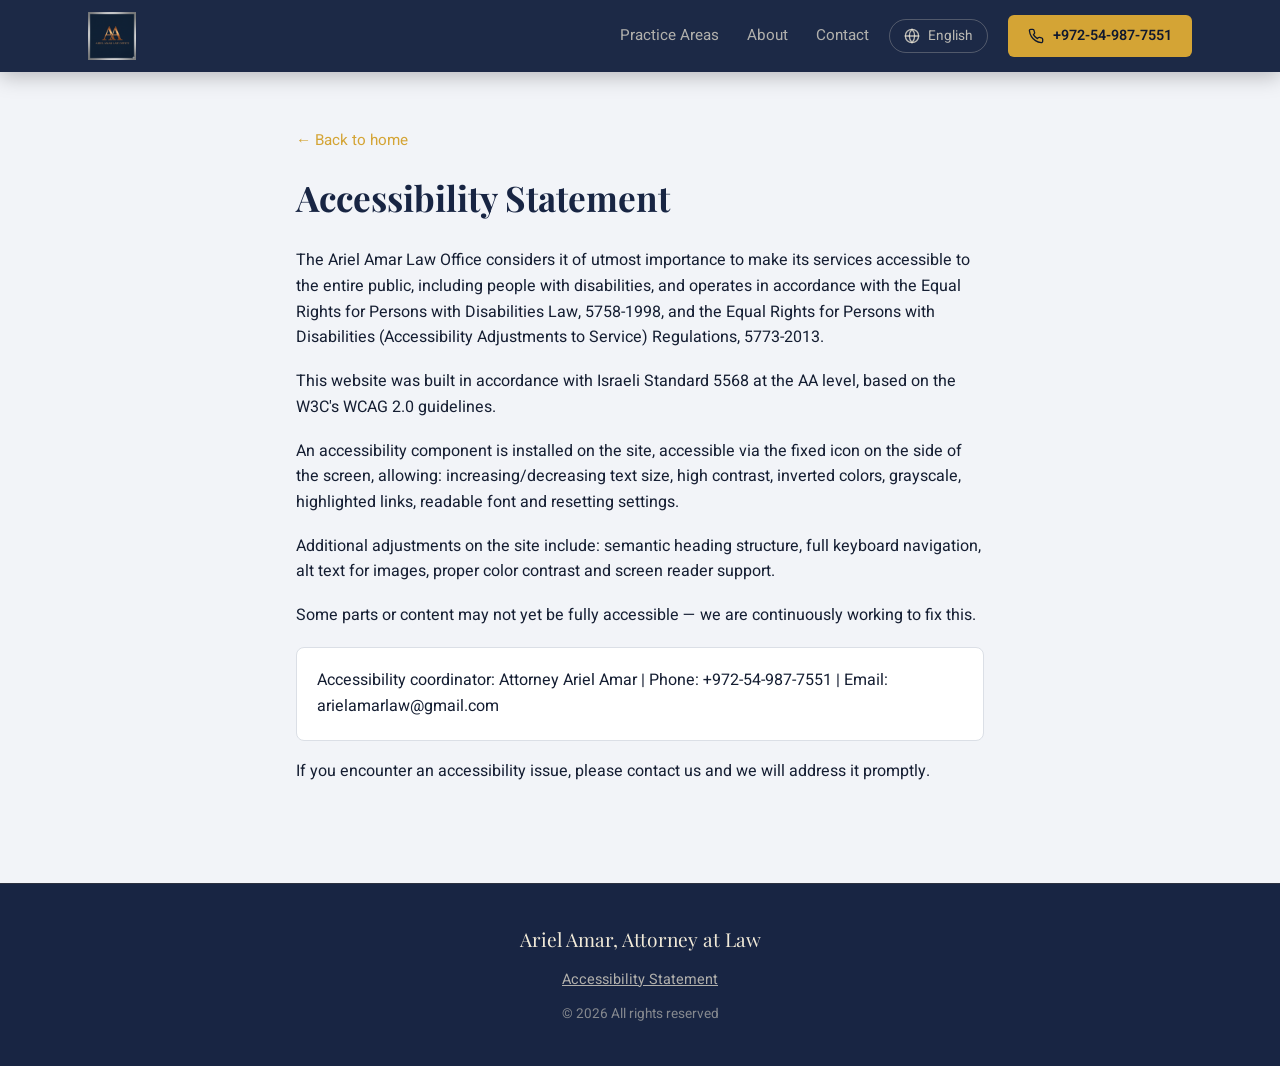
<file: en/accessibility/index.html>
<!DOCTYPE html>
<html lang="en" dir="ltr">
<head>
  <meta charset="UTF-8">
  <meta name="viewport" content="width=device-width, initial-scale=1.0">
  <title>Accessibility Statement | Ariel Amar, Attorney at Law</title>
  <meta name="description" content="Accessibility statement of the Ariel Amar Law Office website — site accessibility adjustments and accessibility coordinator contact details.">
  <link rel="canonical" href="https://arielamarlaw.com/en/accessibility/">
  <link rel="alternate" hreflang="he" href="https://arielamarlaw.com/accessibility/">
  <link rel="alternate" hreflang="en" href="https://arielamarlaw.com/en/accessibility/">
  <link rel="alternate" hreflang="fr" href="https://arielamarlaw.com/fr/accessibility/">
  <link rel="alternate" hreflang="x-default" href="https://arielamarlaw.com/accessibility/">
  <link rel="icon" type="image/png" href="../../assets/logo-256.png">
  <link rel="preconnect" href="https://fonts.googleapis.com">
  <link rel="preconnect" href="https://fonts.gstatic.com" crossorigin>
  <link href="https://fonts.googleapis.com/css2?family=Heebo:wght@300;400;500;600;700&family=Playfair+Display:wght@600;700&display=swap" rel="stylesheet">
  <link rel="stylesheet" href="../../assets/styles.css">
</head>
<body>
  <a class="skip-link" href="#main">Skip to main content</a>

  <nav class="nav inner-nav" aria-label="Main navigation">
    <div class="container nav-inner">
      <a href="../" class="nav-logo" aria-label="Ariel Amar Law Office — home">
        <img src="../../assets/logo-256.png" alt="AA — Ariel Amar Law Office" width="48" height="48">
      </a>
      <div class="nav-cluster">
      <ul class="nav-links">
        <li><a href="../#practice">Practice Areas</a></li>
        <li><a href="../#about">About</a></li>
        <li><a href="../#contact">Contact</a></li>
      </ul>
      <div class="lang-menu">
        <button class="lang-btn" aria-expanded="false" aria-label="Select language / בחר שפה / Choisir la langue">
          <svg width="16" height="16" viewBox="0 0 24 24" fill="none" stroke="currentColor" stroke-width="2" stroke-linecap="round" stroke-linejoin="round" aria-hidden="true"><circle cx="12" cy="12" r="10"/><path d="M12 2a14.5 14.5 0 0 0 0 20 14.5 14.5 0 0 0 0-20"/><path d="M2 12h20"/></svg>
          English
        </button>
        <ul class="lang-list">
          <li><a href="../../accessibility/" lang="he">עברית</a></li>
          <li><a href="./" aria-current="true">English</a></li>
          <li><a href="../../fr/accessibility/" lang="fr">Français</a></li>
        </ul>
      </div>
      <a href="tel:+972549877551" class="btn btn-gold nav-phone-desktop">
        <svg width="16" height="16" viewBox="0 0 24 24" fill="none" stroke="currentColor" stroke-width="2" stroke-linecap="round" stroke-linejoin="round" aria-hidden="true"><path d="M22 16.92v3a2 2 0 0 1-2.18 2 19.79 19.79 0 0 1-8.63-3.07 19.5 19.5 0 0 1-6-6 19.79 19.79 0 0 1-3.07-8.67A2 2 0 0 1 4.11 2h3a2 2 0 0 1 2 1.72 12.84 12.84 0 0 0 .7 2.81 2 2 0 0 1-.45 2.11L8.09 9.91a16 16 0 0 0 6 6l1.27-1.27a2 2 0 0 1 2.11-.45 12.84 12.84 0 0 0 2.81.7A2 2 0 0 1 22 16.92z"/></svg>
        <span class="num">+972-54-987-7551</span>
      </a>
      <button class="menu-toggle" aria-expanded="false" aria-label="Open menu">
        <svg width="26" height="26" viewBox="0 0 24 24" fill="none" stroke="currentColor" stroke-width="2" stroke-linecap="round" aria-hidden="true"><line x1="4" y1="6" x2="20" y2="6"/><line x1="4" y1="12" x2="20" y2="12"/><line x1="4" y1="18" x2="20" y2="18"/></svg>
      </button>
      </div>
    </div>
  </nav>
  <div class="mobile-menu">
    <a href="../#practice">Practice Areas</a>
    <a href="../#about">About</a>
    <a href="../#contact">Contact</a>
    <a href="tel:+972549877551"><span class="num">+972-54-987-7551</span></a>
  </div>

  <main id="main" class="page-main">
    <div class="container">
      <a class="back-link" href="../">← Back to home</a>
      <h1>Accessibility Statement</h1>
      <p>The Ariel Amar Law Office considers it of utmost importance to make its services accessible to the entire public, including people with disabilities, and operates in accordance with the Equal Rights for Persons with Disabilities Law, 5758-1998, and the Equal Rights for Persons with Disabilities (Accessibility Adjustments to Service) Regulations, 5773-2013.</p>
      <p>This website was built in accordance with Israeli Standard 5568 at the AA level, based on the W3C's WCAG 2.0 guidelines.</p>
      <p>An accessibility component is installed on the site, accessible via the fixed icon on the side of the screen, allowing: increasing/decreasing text size, high contrast, inverted colors, grayscale, highlighted links, readable font and resetting settings.</p>
      <p>Additional adjustments on the site include: semantic heading structure, full keyboard navigation, alt text for images, proper color contrast and screen reader support.</p>
      <p>Some parts or content may not yet be fully accessible — we are continuously working to fix this.</p>
      <p class="contact-line">Accessibility coordinator: Attorney Ariel Amar | Phone: <a href="tel:+972549877551"><span class="num">+972-54-987-7551</span></a> | Email: <a href="mailto:arielamarlaw@gmail.com">arielamarlaw@gmail.com</a></p>
      <p>If you encounter an accessibility issue, please contact us and we will address it promptly.</p>
    </div>
  </main>

  <footer class="footer">
    <div class="container">
      <div class="brand">Ariel Amar, Attorney at Law</div>
      <a href="./" aria-current="page">Accessibility Statement</a>
      <p class="copy">© 2026 All rights reserved</p>
    </div>
  </footer>

  <script src="../../assets/site.js"></script>
</body>
</html>
</file>
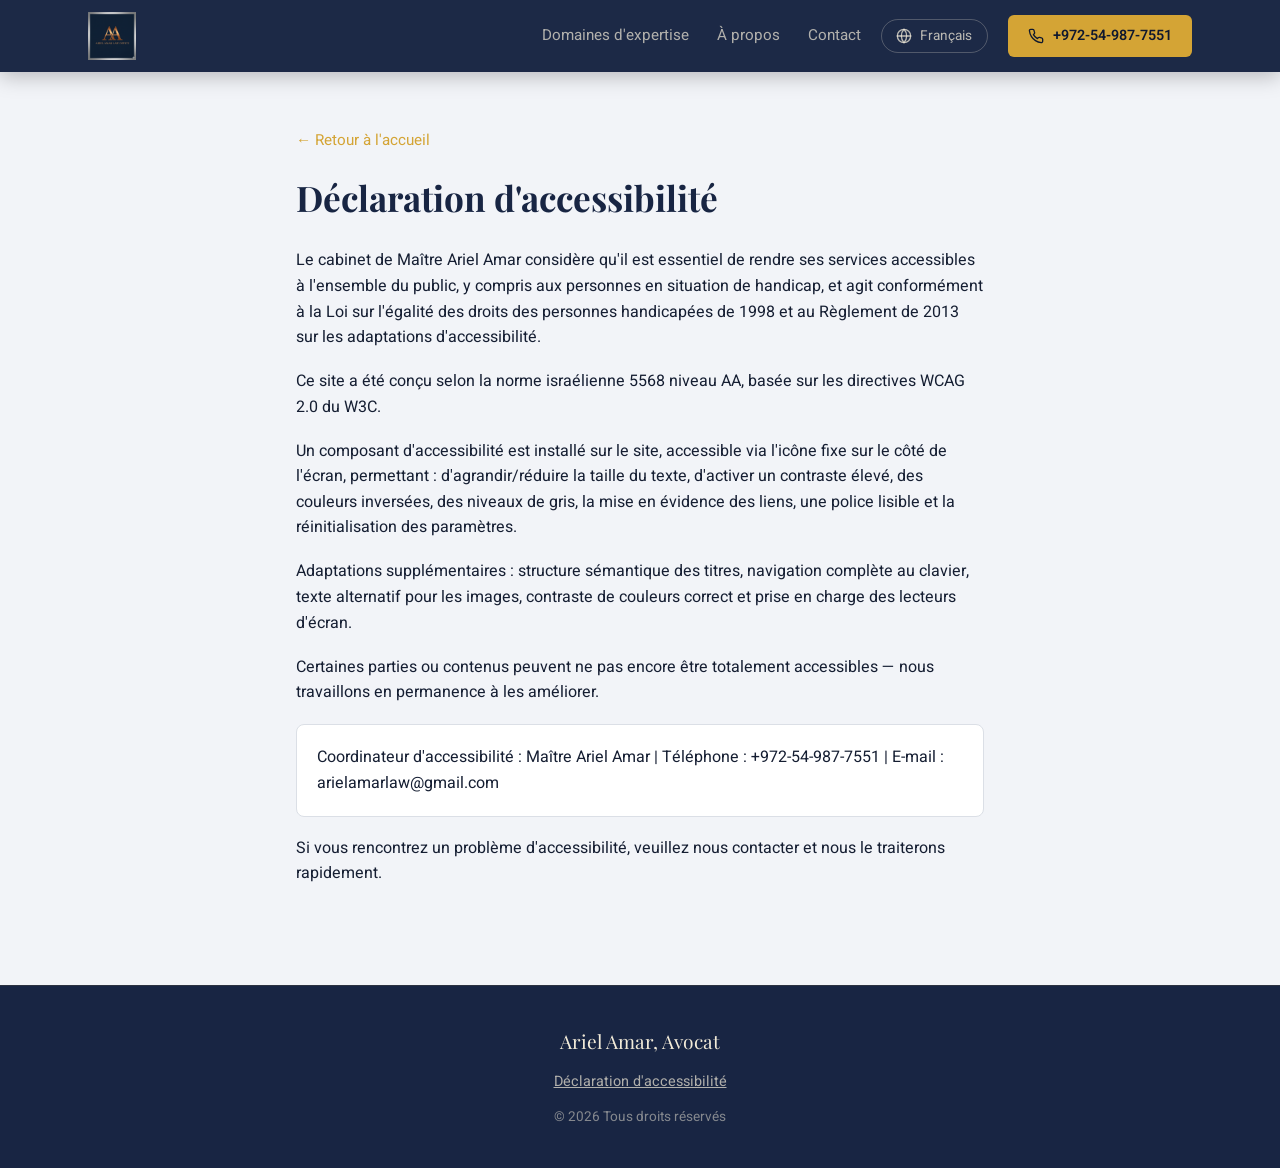
<file: fr/accessibility/index.html>
<!DOCTYPE html>
<html lang="fr" dir="ltr">
<head>
  <meta charset="UTF-8">
  <meta name="viewport" content="width=device-width, initial-scale=1.0">
  <title>Déclaration d'accessibilité | Ariel Amar, Avocat</title>
  <meta name="description" content="Déclaration d'accessibilité du site du cabinet Ariel Amar — adaptations d'accessibilité du site et coordonnées du coordinateur d'accessibilité.">
  <link rel="canonical" href="https://arielamarlaw.com/fr/accessibility/">
  <link rel="alternate" hreflang="he" href="https://arielamarlaw.com/accessibility/">
  <link rel="alternate" hreflang="en" href="https://arielamarlaw.com/en/accessibility/">
  <link rel="alternate" hreflang="fr" href="https://arielamarlaw.com/fr/accessibility/">
  <link rel="alternate" hreflang="x-default" href="https://arielamarlaw.com/accessibility/">
  <link rel="icon" type="image/png" href="../../assets/logo-256.png">
  <link rel="preconnect" href="https://fonts.googleapis.com">
  <link rel="preconnect" href="https://fonts.gstatic.com" crossorigin>
  <link href="https://fonts.googleapis.com/css2?family=Heebo:wght@300;400;500;600;700&family=Playfair+Display:wght@600;700&display=swap" rel="stylesheet">
  <link rel="stylesheet" href="../../assets/styles.css">
</head>
<body>
  <a class="skip-link" href="#main">Aller au contenu principal</a>

  <nav class="nav inner-nav" aria-label="Navigation principale">
    <div class="container nav-inner">
      <a href="../" class="nav-logo" aria-label="Cabinet Ariel Amar — accueil">
        <img src="../../assets/logo-256.png" alt="AA — Cabinet Ariel Amar" width="48" height="48">
      </a>
      <div class="nav-cluster">
      <ul class="nav-links">
        <li><a href="../#practice">Domaines d'expertise</a></li>
        <li><a href="../#about">À propos</a></li>
        <li><a href="../#contact">Contact</a></li>
      </ul>
      <div class="lang-menu">
        <button class="lang-btn" aria-expanded="false" aria-label="Select language / בחר שפה / Choisir la langue">
          <svg width="16" height="16" viewBox="0 0 24 24" fill="none" stroke="currentColor" stroke-width="2" stroke-linecap="round" stroke-linejoin="round" aria-hidden="true"><circle cx="12" cy="12" r="10"/><path d="M12 2a14.5 14.5 0 0 0 0 20 14.5 14.5 0 0 0 0-20"/><path d="M2 12h20"/></svg>
          Français
        </button>
        <ul class="lang-list">
          <li><a href="../../accessibility/" lang="he">עברית</a></li>
          <li><a href="../../en/accessibility/" lang="en">English</a></li>
          <li><a href="./" aria-current="true">Français</a></li>
        </ul>
      </div>
      <a href="tel:+972549877551" class="btn btn-gold nav-phone-desktop">
        <svg width="16" height="16" viewBox="0 0 24 24" fill="none" stroke="currentColor" stroke-width="2" stroke-linecap="round" stroke-linejoin="round" aria-hidden="true"><path d="M22 16.92v3a2 2 0 0 1-2.18 2 19.79 19.79 0 0 1-8.63-3.07 19.5 19.5 0 0 1-6-6 19.79 19.79 0 0 1-3.07-8.67A2 2 0 0 1 4.11 2h3a2 2 0 0 1 2 1.72 12.84 12.84 0 0 0 .7 2.81 2 2 0 0 1-.45 2.11L8.09 9.91a16 16 0 0 0 6 6l1.27-1.27a2 2 0 0 1 2.11-.45 12.84 12.84 0 0 0 2.81.7A2 2 0 0 1 22 16.92z"/></svg>
        <span class="num">+972-54-987-7551</span>
      </a>
      <button class="menu-toggle" aria-expanded="false" aria-label="Ouvrir le menu">
        <svg width="26" height="26" viewBox="0 0 24 24" fill="none" stroke="currentColor" stroke-width="2" stroke-linecap="round" aria-hidden="true"><line x1="4" y1="6" x2="20" y2="6"/><line x1="4" y1="12" x2="20" y2="12"/><line x1="4" y1="18" x2="20" y2="18"/></svg>
      </button>
      </div>
    </div>
  </nav>
  <div class="mobile-menu">
    <a href="../#practice">Domaines d'expertise</a>
    <a href="../#about">À propos</a>
    <a href="../#contact">Contact</a>
    <a href="tel:+972549877551"><span class="num">+972-54-987-7551</span></a>
  </div>

  <main id="main" class="page-main">
    <div class="container">
      <a class="back-link" href="../">← Retour à l'accueil</a>
      <h1>Déclaration d'accessibilité</h1>
      <p>Le cabinet de Maître Ariel Amar considère qu'il est essentiel de rendre ses services accessibles à l'ensemble du public, y compris aux personnes en situation de handicap, et agit conformément à la Loi sur l'égalité des droits des personnes handicapées de 1998 et au Règlement de 2013 sur les adaptations d'accessibilité.</p>
      <p>Ce site a été conçu selon la norme israélienne 5568 niveau AA, basée sur les directives WCAG 2.0 du W3C.</p>
      <p>Un composant d'accessibilité est installé sur le site, accessible via l'icône fixe sur le côté de l'écran, permettant : d'agrandir/réduire la taille du texte, d'activer un contraste élevé, des couleurs inversées, des niveaux de gris, la mise en évidence des liens, une police lisible et la réinitialisation des paramètres.</p>
      <p>Adaptations supplémentaires : structure sémantique des titres, navigation complète au clavier, texte alternatif pour les images, contraste de couleurs correct et prise en charge des lecteurs d'écran.</p>
      <p>Certaines parties ou contenus peuvent ne pas encore être totalement accessibles — nous travaillons en permanence à les améliorer.</p>
      <p class="contact-line">Coordinateur d'accessibilité : Maître Ariel Amar | Téléphone : <a href="tel:+972549877551"><span class="num">+972-54-987-7551</span></a> | E-mail : <a href="mailto:arielamarlaw@gmail.com">arielamarlaw@gmail.com</a></p>
      <p>Si vous rencontrez un problème d'accessibilité, veuillez nous contacter et nous le traiterons rapidement.</p>
    </div>
  </main>

  <footer class="footer">
    <div class="container">
      <div class="brand">Ariel Amar, Avocat</div>
      <a href="./" aria-current="page">Déclaration d'accessibilité</a>
      <p class="copy">© 2026 Tous droits réservés</p>
    </div>
  </footer>

  <script src="../../assets/site.js"></script>
</body>
</html>
</file>
<file: assets/styles.css>
/* =========================================================
   Ariel Amar Law Office — static landing page
   Design tokens match the original Lovable build
   ========================================================= */

:root {
  --navy: hsl(222, 47%, 18%);
  --navy-light: hsl(222, 35%, 28%);
  --navy-dark: hsl(222, 50%, 12%);
  --gold: hsl(42, 65%, 52%);
  --gold-light: hsl(42, 50%, 70%);
  --cream: hsl(42, 50%, 90%);
  --bg: hsl(220, 30%, 96%);
  --fg: hsl(222, 40%, 14%);
  --card: #ffffff;
  --muted: hsl(220, 20%, 92%);
  --muted-fg: hsl(220, 12%, 42%);
  --border: hsl(220, 18%, 88%);
  --whatsapp: #25d366;
  --radius: 0.5rem;
  --font-heading: "Playfair Display", "Frank Ruhl Libre", Georgia, serif;
  --font-body: "Heebo", Arial, sans-serif;
  --a11y-filter: none;
}

* { margin: 0; padding: 0; box-sizing: border-box; }

html { scroll-behavior: smooth; }

body {
  font-family: var(--font-body);
  background: var(--bg);
  color: var(--fg);
  line-height: 1.6;
  -webkit-font-smoothing: antialiased;
}

body > * { filter: var(--a11y-filter); }

img { max-width: 100%; display: block; }

a { color: inherit; text-decoration: none; }

h1, h2, h3 { font-family: var(--font-heading); line-height: 1.25; }

.container { max-width: 72rem; margin-inline: auto; padding-inline: 1.5rem; }

section { scroll-margin-top: 5rem; }

/* ---------- skip link ---------- */
.skip-link {
  position: absolute;
  top: -100px;
  inset-inline-start: 1rem;
  z-index: 100;
  background: var(--navy);
  color: var(--cream);
  padding: 0.6rem 1.2rem;
  border-radius: var(--radius);
  transition: top 0.2s;
}
.skip-link:focus { top: 1rem; }

/* ---------- navigation ---------- */
.nav {
  position: fixed;
  top: 0;
  inset-inline: 0;
  z-index: 50;
  background: transparent;
  transition: background 0.3s, box-shadow 0.3s;
}
.nav.scrolled {
  background: hsla(222, 47%, 18%, 0.98);
  backdrop-filter: blur(12px);
  box-shadow: 0 4px 20px rgba(0, 0, 0, 0.25);
}
.nav-inner {
  display: flex;
  align-items: center;
  justify-content: space-between;
  gap: 1rem;
  padding-block: 0.75rem;
}
/* Original keeps the logo on the physical left in every language */
[dir="rtl"] .nav-inner { flex-direction: row-reverse; }
.nav-cluster { display: flex; align-items: center; gap: 1.25rem; }
.nav-logo img { height: 3rem; width: auto; }
.nav-links {
  display: none;
  align-items: center;
  gap: 1.75rem;
  list-style: none;
}
.nav-links a {
  color: hsla(42, 50%, 90%, 0.7);
  font-size: 0.95rem;
  transition: color 0.2s;
}
.nav-links a:hover, .nav-links a:focus-visible { color: var(--gold); }

.lang-menu { position: relative; }
.lang-btn {
  display: inline-flex;
  align-items: center;
  gap: 0.5rem;
  background: none;
  border: 1px solid hsla(42, 50%, 90%, 0.25);
  border-radius: 999px;
  color: hsla(42, 50%, 90%, 0.75);
  font-family: var(--font-body);
  font-size: 0.85rem;
  padding: 0.35rem 0.9rem;
  cursor: pointer;
  transition: color 0.2s, border-color 0.2s;
}
.lang-btn:hover, .lang-btn:focus-visible { color: var(--gold); border-color: var(--gold); }
.lang-list {
  position: absolute;
  top: calc(100% + 0.5rem);
  /* Anchor physically right in every language: in RTL the picker sits flush
     against the right edge, so a logical inline-end anchor pushed the panel
     off-screen once the mobile breakpoint hid the links beside it. */
  right: 0;
  left: auto;
  min-width: 9rem;
  max-width: calc(100vw - 2rem);
  background: var(--card);
  border: 1px solid var(--border);
  border-radius: var(--radius);
  box-shadow: 0 10px 30px rgba(0, 0, 0, 0.15);
  list-style: none;
  padding: 0.35rem;
  display: none;
}
.lang-menu.open .lang-list { display: block; }
.lang-list a {
  display: block;
  padding: 0.5rem 0.85rem;
  border-radius: 0.35rem;
  color: var(--fg);
  font-size: 0.9rem;
}
.lang-list a:hover, .lang-list a:focus-visible { background: var(--muted); }
.lang-list a[aria-current="true"] { color: var(--gold); font-weight: 600; }

.btn {
  display: inline-flex;
  align-items: center;
  justify-content: center;
  gap: 0.55rem;
  border-radius: 0.375rem;
  font-family: var(--font-body);
  font-weight: 600;
  font-size: 1rem;
  padding: 0.7rem 1.5rem;
  cursor: pointer;
  border: 1px solid transparent;
  transition: transform 0.15s, background 0.2s, color 0.2s, border-color 0.2s;
}
.btn:hover { transform: translateY(-1px); }
.btn-gold { background: var(--gold); color: var(--navy-dark); }
.btn-gold:hover { background: hsl(42, 65%, 58%); }
.btn-outline { border-color: hsla(42, 50%, 90%, 0.5); color: var(--cream); background: transparent; }
.btn-outline:hover { background: hsla(42, 50%, 90%, 0.1); border-color: var(--cream); }
.btn-whatsapp { background: var(--whatsapp); color: #fff; }
.btn-whatsapp:hover { background: #1fb857; }
.btn-sm { font-size: 0.9rem; padding: 0.5rem 1.1rem; }
.nav .btn-gold { font-size: 0.9rem; padding: 0.5rem 1.2rem; }
.num { direction: ltr; unicode-bidi: isolate; }

.nav-phone-desktop { display: none; }

.menu-toggle {
  display: inline-flex;
  background: none;
  border: none;
  color: var(--cream);
  cursor: pointer;
  padding: 0.4rem;
}

.mobile-menu {
  display: none;
  position: fixed;
  top: 4.1rem;
  inset-inline: 0;
  z-index: 49;
  background: hsla(222, 50%, 12%, 0.98);
  backdrop-filter: blur(12px);
  padding: 1.25rem 1.5rem 1.75rem;
  border-bottom: 1px solid hsla(42, 65%, 52%, 0.2);
}
.mobile-menu.open { display: block; }
.mobile-menu a {
  display: block;
  color: hsla(42, 50%, 90%, 0.85);
  padding: 0.8rem 0;
  font-size: 1.05rem;
  border-bottom: 1px solid hsla(42, 50%, 90%, 0.08);
}
.mobile-menu a:last-child { border-bottom: none; }
.mobile-menu a:hover { color: var(--gold); }

@media (min-width: 768px) {
  .nav-links { display: flex; }
  .nav-phone-desktop { display: inline-flex; }
  .menu-toggle { display: none; }
}

/* ---------- hero ---------- */
.hero {
  position: relative;
  min-height: 100vh;
  display: flex;
  align-items: center;
  overflow: hidden;
  background: var(--navy-dark);
}
.hero-bg {
  position: absolute;
  inset: 0;
  background: url("hero-bg.jpg") center / cover no-repeat;
}
.hero-overlay { position: absolute; inset: 0; background: hsla(222, 50%, 12%, 0.8); }
.hero-gradient {
  position: absolute;
  inset: 0;
  background: linear-gradient(to left, hsla(222, 50%, 12%, 0.9), hsla(222, 50%, 12%, 0.4) 50%, transparent);
}
[dir="rtl"] .hero-gradient {
  background: linear-gradient(to right, hsla(222, 50%, 12%, 0.9), hsla(222, 50%, 12%, 0.4) 50%, transparent);
}
.hero-fade {
  position: absolute;
  bottom: 0;
  inset-inline: 0;
  height: 6rem;
  background: linear-gradient(to top, var(--bg), transparent);
}
.hero-content {
  position: relative;
  z-index: 10;
  width: 100%;
  padding-block: 8rem;
  text-align: center;
}
.hero-logo { height: 6rem; width: auto; margin: 0 auto 2rem; }
.hero-label {
  display: flex;
  align-items: center;
  justify-content: center;
  gap: 1rem;
  color: var(--gold);
  font-size: 0.9rem;
  letter-spacing: 0.25em;
  margin-bottom: 0.75rem;
}
.hero-label::before, .hero-label::after {
  content: "";
  width: 3rem;
  height: 1px;
  background: hsla(42, 65%, 52%, 0.5);
}
.hero-diamond {
  width: 0.5rem;
  height: 0.5rem;
  background: var(--gold);
  transform: rotate(45deg);
  margin: 0 auto 1.75rem;
}
.hero h1 {
  font-size: clamp(2.25rem, 6vw, 3.75rem);
  font-weight: 700;
  color: var(--cream);
  margin-bottom: 1.5rem;
}
.hero h1 .gold { color: var(--gold); }
.hero-areas {
  color: var(--gold-light);
  font-size: clamp(1.05rem, 2.5vw, 1.35rem);
  font-weight: 500;
  margin-bottom: 1.25rem;
}
.hero-sub {
  color: hsla(42, 50%, 90%, 0.75);
  max-width: 38rem;
  margin: 0 auto 2.5rem;
  font-size: 1.05rem;
  font-weight: 300;
}
.hero-actions {
  display: flex;
  flex-wrap: wrap;
  justify-content: center;
  gap: 1rem;
}

@media (min-width: 768px) {
  .hero-logo { height: 8rem; }
}

/* ---------- sections ---------- */
.section { padding-block: 7rem; }
.section-muted { background: hsla(220, 20%, 92%, 0.5); }
.section-navy { background: var(--navy); color: var(--cream); }

.section-label {
  color: var(--gold);
  font-size: 0.85rem;
  font-weight: 600;
  letter-spacing: 0.25em;
  text-transform: uppercase;
  text-align: center;
  margin-bottom: 0.75rem;
}
.section-title {
  font-size: clamp(1.9rem, 4vw, 2.5rem);
  font-weight: 700;
  text-align: center;
  color: var(--navy);
  margin-bottom: 3.5rem;
}
.section-navy .section-title { color: var(--cream); }

/* ---------- practice areas ---------- */
.cards-4 {
  display: grid;
  grid-template-columns: 1fr;
  gap: 1.5rem;
}
@media (min-width: 640px) { .cards-4 { grid-template-columns: repeat(2, 1fr); } }
@media (min-width: 1024px) { .cards-4 { grid-template-columns: repeat(4, 1fr); } }

.practice-card {
  background: var(--card);
  border: 1px solid var(--border);
  border-radius: var(--radius);
  padding: 2rem;
  text-align: center;
  transition: box-shadow 0.3s, border-color 0.3s, transform 0.3s;
}
.practice-card:hover {
  border-color: hsla(42, 65%, 52%, 0.3);
  box-shadow: 0 20px 40px hsla(222, 47%, 18%, 0.07);
  transform: translateY(-3px);
}
.icon-circle {
  width: 4rem;
  height: 4rem;
  border-radius: 999px;
  background: hsla(42, 65%, 52%, 0.12);
  color: var(--gold);
  display: flex;
  align-items: center;
  justify-content: center;
  margin: 0 auto 1.25rem;
}
.practice-card h3 { font-size: 1.3rem; color: var(--navy); margin-bottom: 0.75rem; }
.practice-card p { color: var(--muted-fg); font-size: 0.95rem; }

/* ---------- testimonials ---------- */
.cards-3 {
  display: grid;
  grid-template-columns: 1fr;
  gap: 1.5rem;
}
@media (min-width: 900px) { .cards-3 { grid-template-columns: repeat(3, 1fr); } }

.testimonial-card {
  background: var(--card);
  border: 1px solid var(--border);
  border-radius: var(--radius);
  padding: 2rem;
  position: relative;
  transition: border-color 0.3s, box-shadow 0.3s;
  display: flex;
  flex-direction: column;
}
.testimonial-card:hover {
  border-color: hsla(42, 65%, 52%, 0.3);
  box-shadow: 0 12px 30px hsla(42, 65%, 52%, 0.08);
}
.testimonial-top {
  display: flex;
  justify-content: space-between;
  align-items: center;
  margin-bottom: 1.25rem;
}
.quote-mark {
  font-family: var(--font-heading);
  font-size: 3rem;
  line-height: 1;
  color: hsla(42, 65%, 52%, 0.45);
}
.stars { display: flex; gap: 0.2rem; color: var(--gold); }
.testimonial-card blockquote { color: var(--fg); font-size: 0.98rem; flex: 1; }
.testimonial-footer {
  margin-top: 1.5rem;
  padding-top: 1.25rem;
  border-top: 1px solid var(--border);
}
.testimonial-footer .name { font-weight: 700; }
.testimonial-footer .role { color: var(--gold); font-size: 0.85rem; margin-top: 0.15rem; }

/* ---------- about ---------- */
.about-grid {
  display: grid;
  grid-template-columns: 1fr;
  gap: 3rem;
  align-items: center;
}
@media (min-width: 900px) { .about-grid { grid-template-columns: 1fr 1fr; } }

.about-text .section-label, .about-text .section-title { text-align: start; }
.about-text .section-title { margin-bottom: 1.5rem; }
.about-divider {
  width: 4rem;
  height: 2px;
  background: var(--gold);
  margin-bottom: 1.75rem;
}
.about-text p {
  color: hsla(42, 50%, 90%, 0.8);
  margin-bottom: 1.25rem;
  font-weight: 300;
}
.about-features { display: flex; flex-direction: column; gap: 1.25rem; }
.feature-card {
  display: flex;
  align-items: flex-start;
  gap: 1.25rem;
  background: hsla(222, 35%, 28%, 0.4);
  border: 1px solid hsla(42, 65%, 52%, 0.08);
  border-radius: var(--radius);
  padding: 1.75rem;
  transition: border-color 0.3s;
}
.feature-card:hover { border-color: hsla(42, 65%, 52%, 0.25); }
.feature-card .icon-circle {
  width: 3.25rem;
  height: 3.25rem;
  margin: 0;
  flex-shrink: 0;
  background: hsla(42, 65%, 52%, 0.15);
}
.feature-card h3 { font-size: 1.1rem; color: var(--cream); margin-bottom: 0.35rem; }
.feature-card p { color: hsla(42, 50%, 90%, 0.65); font-size: 0.92rem; font-weight: 300; }

/* ---------- FAQ ---------- */
.faq-list { max-width: 46rem; margin-inline: auto; display: flex; flex-direction: column; gap: 1rem; }
.faq-item {
  background: var(--card);
  border: 1px solid var(--border);
  border-radius: var(--radius);
  padding-inline: 1.5rem;
  transition: border-color 0.3s;
}
.faq-item:hover, .faq-item[open] { border-color: hsla(42, 65%, 52%, 0.35); }
.faq-item summary {
  display: flex;
  align-items: center;
  justify-content: space-between;
  gap: 1rem;
  padding-block: 1.15rem;
  cursor: pointer;
  font-weight: 600;
  font-size: 1.02rem;
  list-style: none;
}
.faq-item summary::-webkit-details-marker { display: none; }
.faq-item summary .chevron { flex-shrink: 0; color: var(--gold); transition: transform 0.25s; }
.faq-item[open] summary .chevron { transform: rotate(180deg); }
.faq-item .answer { padding-bottom: 1.25rem; color: var(--muted-fg); font-size: 0.97rem; }

/* ---------- contact ---------- */
.contact-sub {
  text-align: center;
  color: var(--muted-fg);
  margin: -2.5rem 0 3rem;
}
.service-areas {
  display: inline-block;
  margin-top: 0.6rem;
  font-size: 0.9rem;
  color: var(--muted-fg);
  opacity: 0.85;
}
.contact-card {
  background: var(--card);
  border: 1px solid var(--border);
  border-radius: var(--radius);
  padding: 2rem;
  text-align: center;
  display: flex;
  flex-direction: column;
  align-items: center;
  gap: 0.75rem;
  transition: border-color 0.3s, box-shadow 0.3s;
}
.contact-card:hover {
  border-color: hsla(42, 65%, 52%, 0.3);
  box-shadow: 0 12px 30px hsla(42, 65%, 52%, 0.08);
}
.contact-card .label {
  color: var(--muted-fg);
  font-size: 0.8rem;
  font-weight: 600;
  letter-spacing: 0.15em;
  text-transform: uppercase;
}
.contact-card .value { font-weight: 700; font-size: 1.05rem; color: var(--navy); }
a.contact-card .value { transition: color 0.2s; }
a.contact-card:hover .value { color: var(--gold); }

.cta-panel {
  margin-top: 3rem;
  background: var(--navy);
  border-radius: var(--radius);
  padding: 3rem 2rem;
  text-align: center;
  color: var(--cream);
}
.cta-panel h3 { font-size: 1.6rem; margin-bottom: 0.75rem; }
.cta-panel p { color: hsla(42, 50%, 90%, 0.7); margin-bottom: 1.75rem; font-weight: 300; }
.cta-actions { display: flex; flex-wrap: wrap; justify-content: center; gap: 1rem; }

/* ---------- footer ---------- */
.footer {
  background: var(--navy);
  border-top: 1px solid hsla(42, 65%, 52%, 0.1);
  padding-block: 2.5rem;
  text-align: center;
  color: var(--cream);
}
.footer .brand { font-family: var(--font-heading); font-size: 1.2rem; margin-bottom: 0.75rem; }
.footer a { color: hsla(42, 50%, 90%, 0.7); font-size: 0.9rem; text-decoration: underline; }
.footer a:hover { color: var(--gold); }
.footer .copy { color: hsla(42, 50%, 90%, 0.5); font-size: 0.85rem; margin-top: 0.75rem; }

/* ---------- floating buttons ---------- */
.float-whatsapp {
  position: fixed;
  bottom: 1.5rem;
  left: 1.5rem;
  z-index: 50;
  width: 3.5rem;
  height: 3.5rem;
  background: var(--whatsapp);
  border-radius: 999px;
  display: flex;
  align-items: center;
  justify-content: center;
  color: #fff;
  box-shadow: 0 10px 25px rgba(37, 211, 102, 0.35);
  transition: transform 0.2s;
}
.float-whatsapp:hover { transform: scale(1.1); }

.a11y-toggle {
  position: fixed;
  bottom: 6rem;
  right: 1rem;
  z-index: 50;
  width: 3.5rem;
  height: 3.5rem;
  background: var(--navy);
  color: var(--gold);
  border: none;
  border-radius: 999px;
  display: flex;
  align-items: center;
  justify-content: center;
  cursor: pointer;
  box-shadow: 0 10px 25px hsla(222, 47%, 18%, 0.3);
  transition: transform 0.2s;
}
.a11y-toggle:hover { transform: scale(1.1); }

.a11y-panel {
  position: fixed;
  bottom: 10rem;
  right: 1rem;
  z-index: 60;
  width: min(18rem, calc(100vw - 2rem));
  background: var(--card);
  border: 1px solid var(--border);
  border-radius: var(--radius);
  box-shadow: 0 20px 50px rgba(0, 0, 0, 0.25);
  padding: 1.25rem;
  display: none;
}
.a11y-panel.open { display: block; }
.a11y-panel h2 { font-family: var(--font-body); font-size: 1rem; margin-bottom: 0.85rem; }
.a11y-panel .a11y-grid { display: grid; grid-template-columns: 1fr 1fr; gap: 0.5rem; }
.a11y-panel button {
  font-family: var(--font-body);
  font-size: 0.82rem;
  padding: 0.55rem 0.5rem;
  background: var(--muted);
  color: var(--fg);
  border: 1px solid var(--border);
  border-radius: 0.35rem;
  cursor: pointer;
  transition: background 0.15s, border-color 0.15s;
}
.a11y-panel button:hover { border-color: var(--gold); }
.a11y-panel button[aria-pressed="true"] { background: var(--navy); color: var(--cream); border-color: var(--navy); }
.a11y-panel .a11y-reset { grid-column: 1 / -1; background: hsla(42, 65%, 52%, 0.15); }

/* ---------- mobile bottom CTA bar ---------- */
.mobile-cta {
  position: fixed;
  bottom: 0;
  inset-inline: 0;
  z-index: 40;
  background: hsla(222, 47%, 18%, 0.95);
  backdrop-filter: blur(12px);
  border-top: 1px solid hsla(42, 65%, 52%, 0.2);
  padding: 0.75rem 1rem;
  display: flex;
  gap: 0.75rem;
}
.mobile-cta .btn { flex: 1; font-size: 0.92rem; padding: 0.6rem 0.5rem; }
@media (min-width: 768px) { .mobile-cta { display: none; } }
@media (max-width: 767px) { body { padding-bottom: 3.75rem; } .float-whatsapp { bottom: 4.75rem; } .a11y-toggle { bottom: 9rem; } }

/* ---------- inner pages (accessibility statement) ---------- */
.page-main { padding-top: 8rem; padding-bottom: 5rem; min-height: 70vh; }
.page-main .container { max-width: 46rem; }
.back-link {
  display: inline-flex;
  align-items: center;
  gap: 0.5rem;
  color: var(--gold);
  font-size: 0.95rem;
  margin-bottom: 1.5rem;
}
.back-link:hover { text-decoration: underline; }
.page-main h1 { font-size: 2.2rem; color: var(--navy); margin-bottom: 1.75rem; }
.page-main p { margin-bottom: 1.15rem; color: var(--fg); }
.page-main .contact-line { background: var(--card); border: 1px solid var(--border); border-radius: var(--radius); padding: 1.25rem; }
.inner-nav { background: hsla(222, 47%, 18%, 0.98); backdrop-filter: blur(12px); box-shadow: 0 4px 20px rgba(0, 0, 0, 0.25); }

/* ---------- accessibility widget effects ---------- */
.a11y-links a { text-decoration: underline !important; background: #ffff00 !important; color: #000 !important; }
.a11y-readable body, .a11y-readable h1, .a11y-readable h2, .a11y-readable h3,
.a11y-readable p, .a11y-readable a, .a11y-readable button, .a11y-readable summary,
.a11y-readable blockquote, .a11y-readable div, .a11y-readable span {
  font-family: Arial, Helvetica, sans-serif !important;
  letter-spacing: 0.02em;
}
.a11y-invert img, .a11y-invert .hero-bg { filter: invert(1) hue-rotate(180deg); }

/* ---------- reduced motion ---------- */
@media (prefers-reduced-motion: reduce) {
  html { scroll-behavior: auto; }
  *, *::before, *::after { transition: none !important; animation: none !important; }
}

/* ---------- focus visibility ---------- */
:focus-visible { outline: 2px solid var(--gold); outline-offset: 2px; }
</file>
